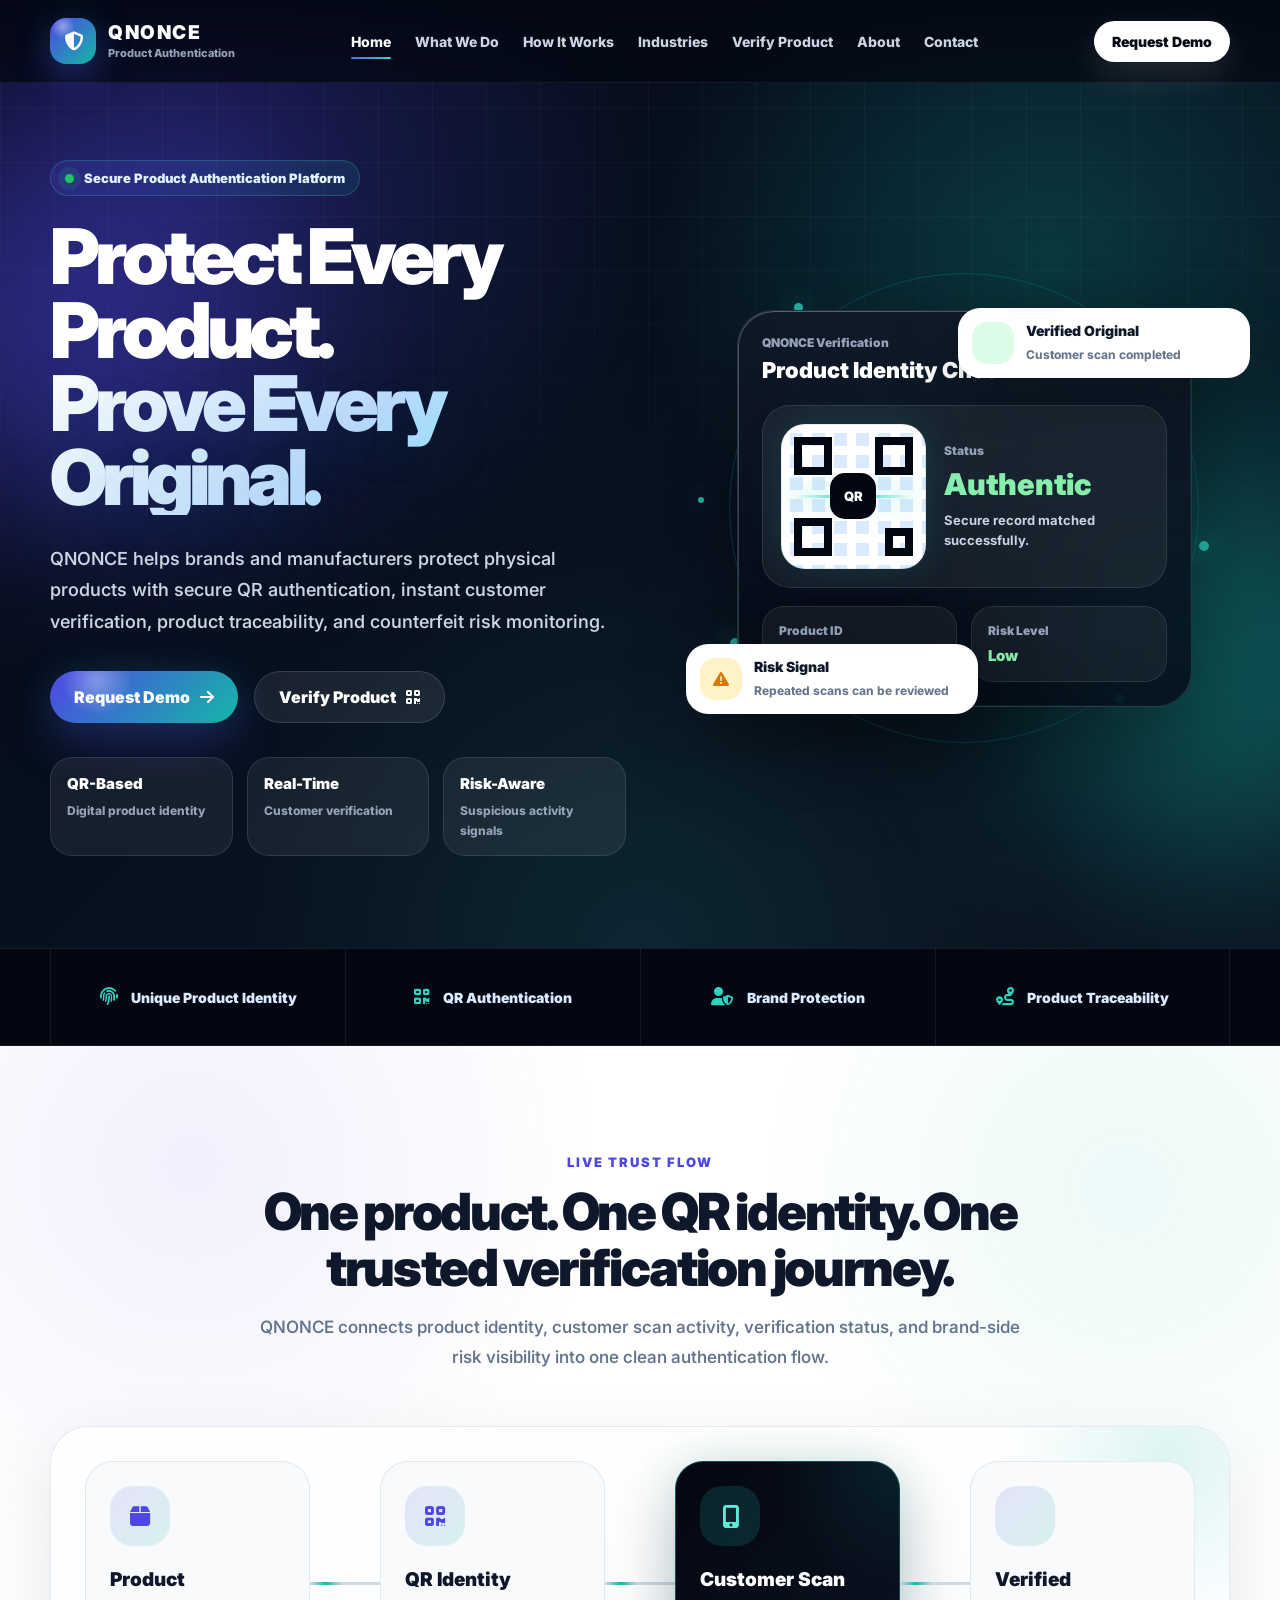
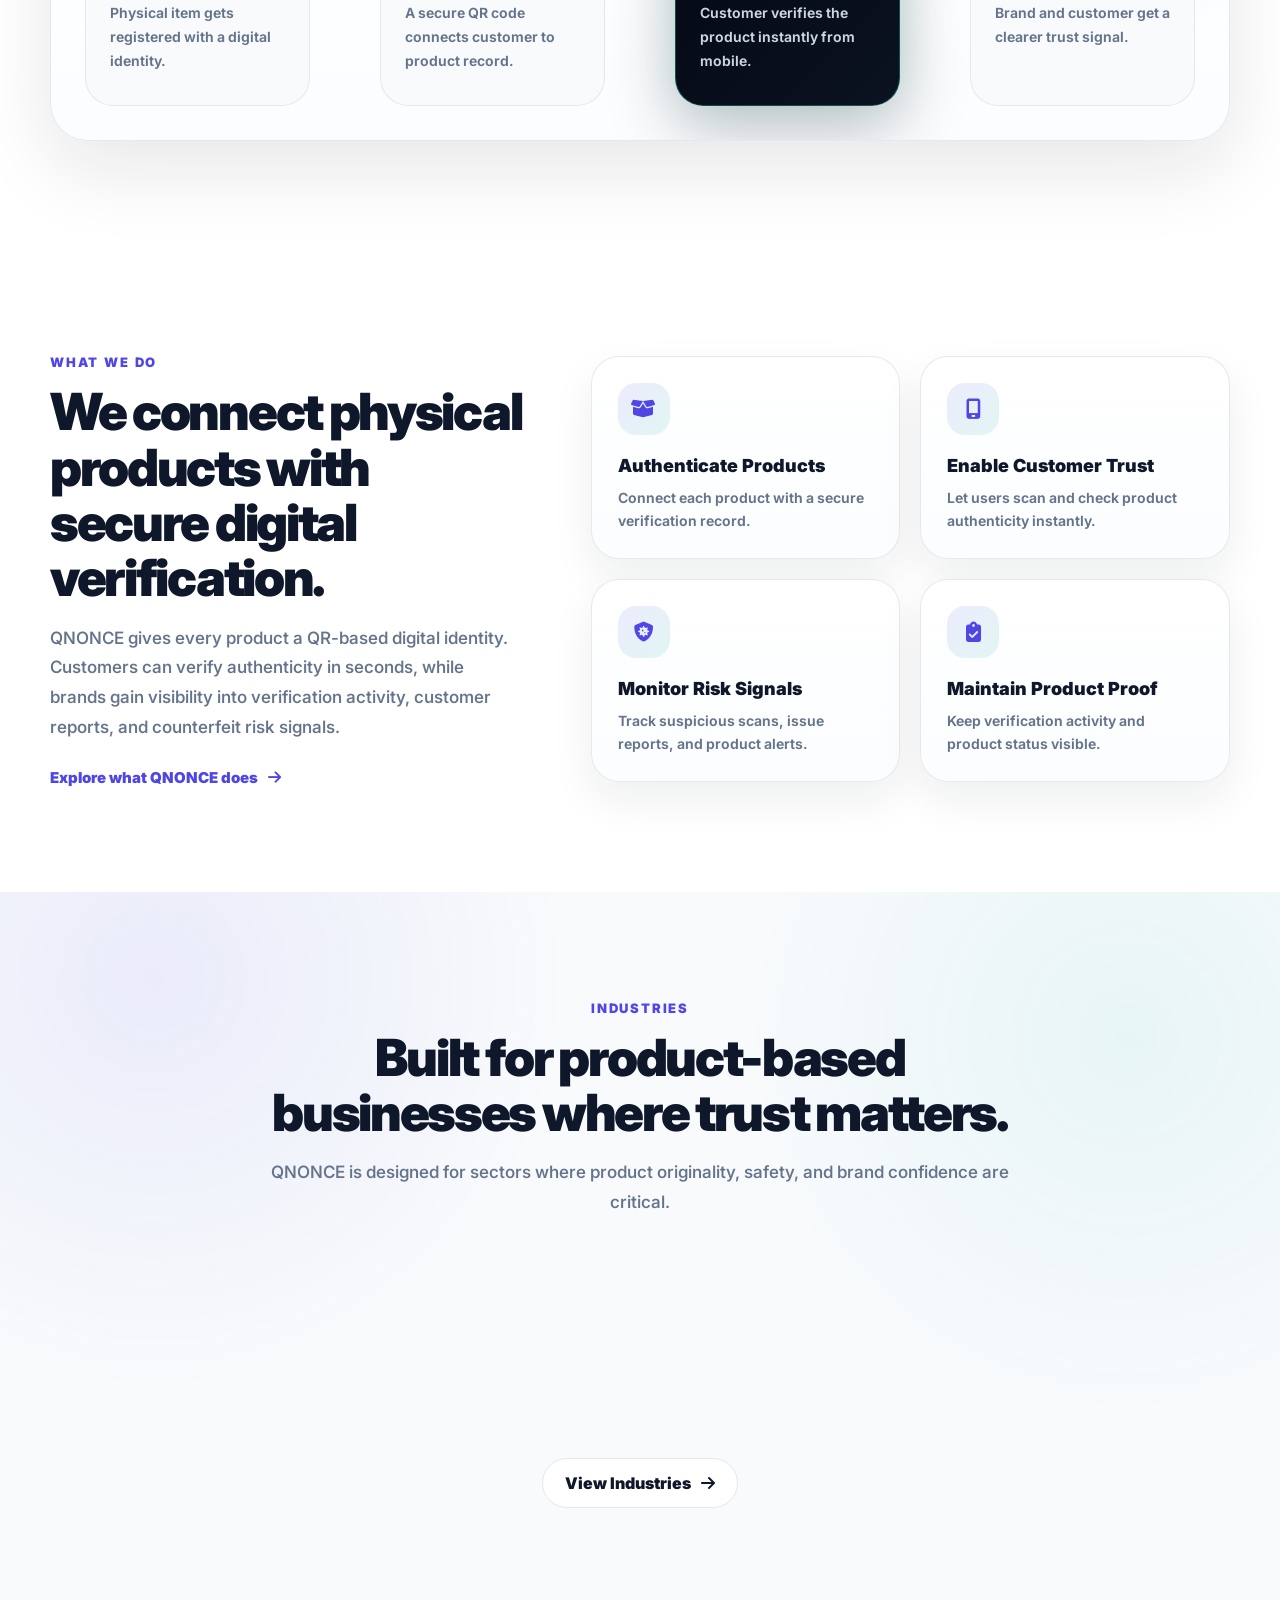
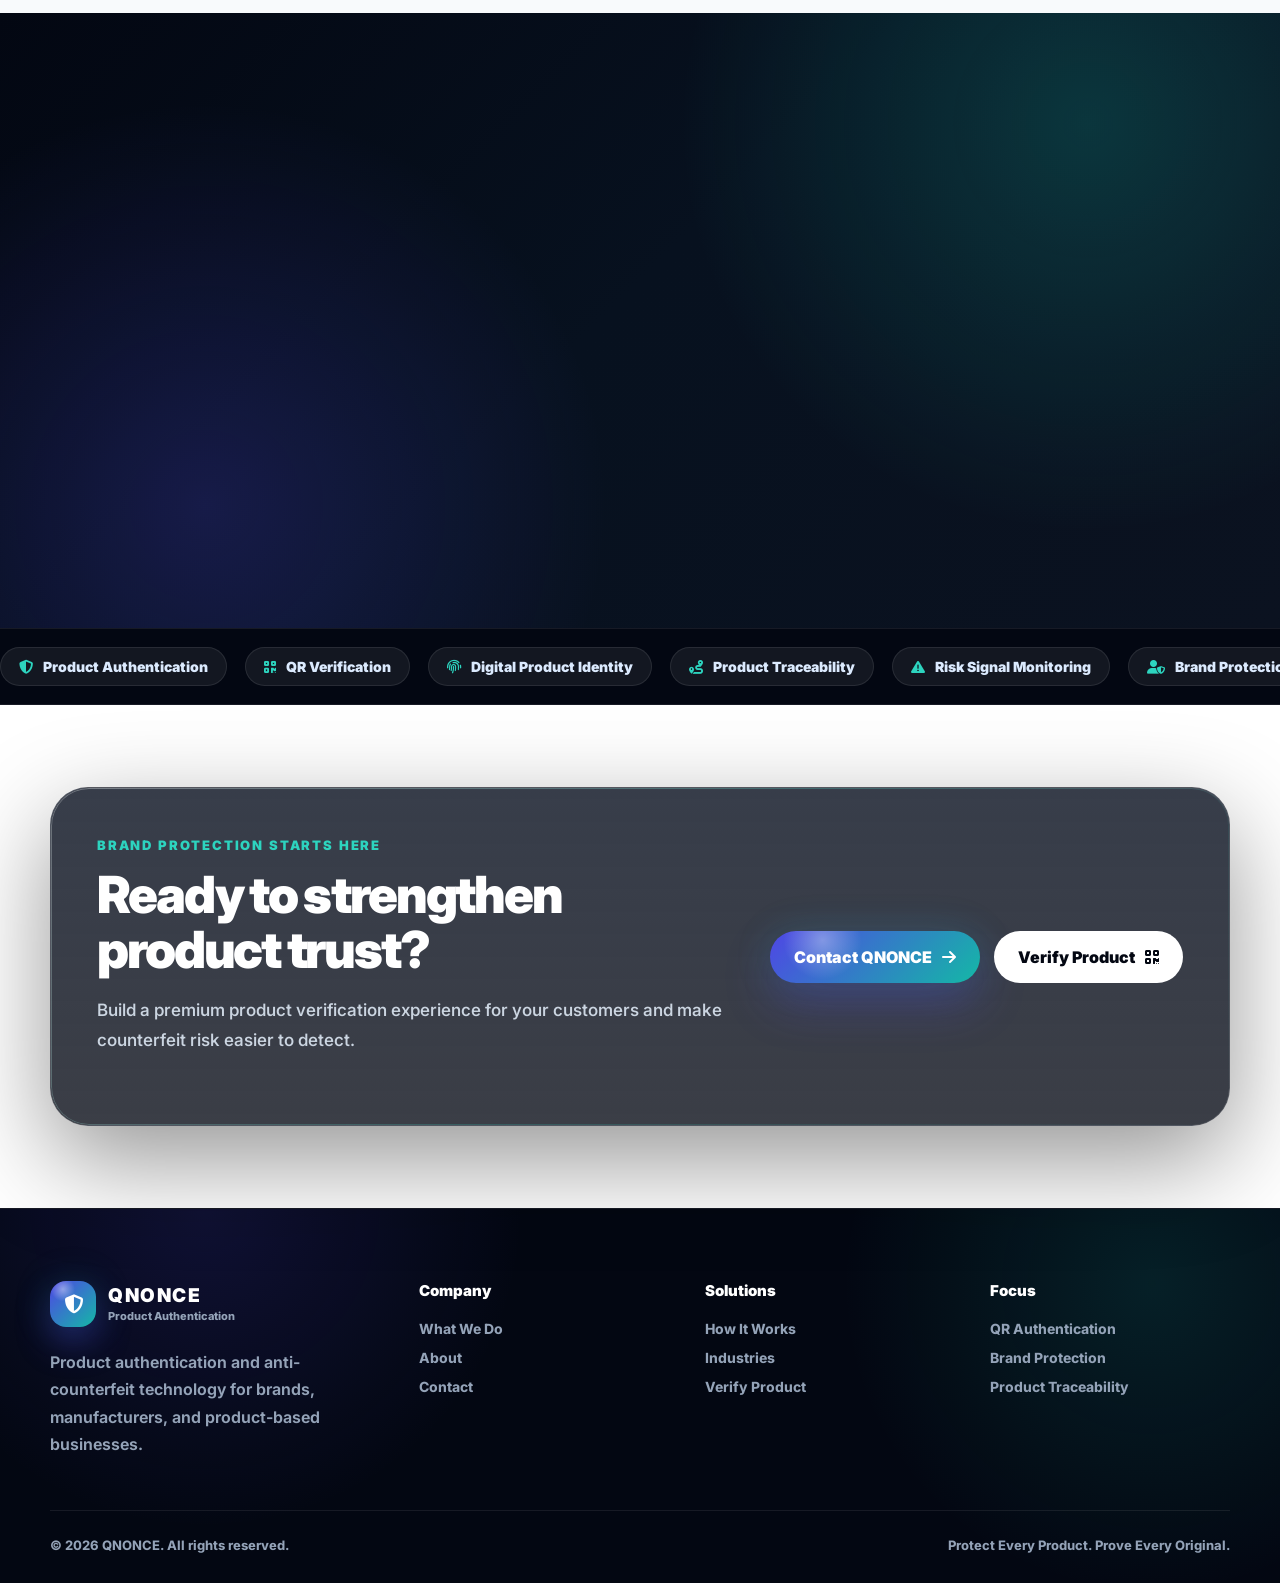
<file: index.html>
<!DOCTYPE html>
<html lang="en">

<head>
  <meta charset="UTF-8" />
  <meta name="viewport" content="width=device-width, initial-scale=1.0" />

  <title>QNONCE | Product Authentication & Anti-Counterfeit Technology</title>

  <meta name="description"
    content="QNONCE is a product authentication and anti-counterfeit technology company helping brands protect products with secure QR verification, traceability, and counterfeit risk monitoring." />

  <link rel="preconnect" href="https://fonts.googleapis.com" />
  <link rel="preconnect" href="https://fonts.gstatic.com" crossorigin />

  <link href="https://fonts.googleapis.com/css2?family=Inter:wght@400;500;600;700;800;900&display=swap"
    rel="stylesheet" />

  <link rel="stylesheet" href="https://cdnjs.cloudflare.com/ajax/libs/font-awesome/6.5.2/css/all.min.css" />

  <link rel="stylesheet" href="css/website.css" />
</head>

<body>

  <!-- Header -->
  <header class="site-header" id="siteHeader">
    <div class="container header-inner">

      <a href="index.html" class="brand">
        <span class="brand-mark">
          <i class="fa-solid fa-shield-halved"></i>
        </span>

        <span class="brand-text">
          <strong>QNONCE</strong>
          <small>Product Authentication</small>
        </span>
      </a>

      <nav class="site-nav" id="siteNav">
        <a href="index.html" class="active">Home</a>
        <a href="what-we-do.html">What We Do</a>
        <a href="how-it-works.html">How It Works</a>
        <a href="industries.html">Industries</a>
        <a href="verify-product.html">Verify Product</a>
        <a href="about.html">About</a>
        <a href="contact.html">Contact</a>
      </nav>

      <div class="header-actions">
        <a href="contact.html" class="header-demo-btn">Request Demo</a>

        <button class="mobile-menu-btn" id="mobileMenuBtn" type="button" aria-label="Open menu" aria-controls="siteNav" aria-expanded="false">
          <i class="fa-solid fa-bars"></i>
        </button>
      </div>

    </div>
  </header>

  <main>

    <!-- Hero -->
    <section class="home-hero">
      <div class="hero-bg-grid"></div>
      <div class="hero-light hero-light-one"></div>
      <div class="hero-light hero-light-two"></div>

      <div class="container home-hero-grid">

        <div class="home-hero-content">

          <div class="hero-badge">
            <span class="live-dot"></span>
            Secure Product Authentication Platform
          </div>

          <h1>
            Protect Every Product.
            <span>Prove Every Original.</span>
          </h1>

          <p>
            QNONCE helps brands and manufacturers protect physical products with secure QR authentication,
            instant customer verification, product traceability, and counterfeit risk monitoring.
          </p>

          <div class="hero-actions">
            <a href="contact.html" class="primary-btn">
              Request Demo
              <i class="fa-solid fa-arrow-right"></i>
            </a>

            <a href="verify-product.html" class="secondary-btn">
              Verify Product
              <i class="fa-solid fa-qrcode"></i>
            </a>
          </div>

          <div class="hero-proof-row">
            <div>
              <strong>QR-Based</strong>
              <span>Digital product identity</span>
            </div>

            <div>
              <strong>Real-Time</strong>
              <span>Customer verification</span>
            </div>

            <div>
              <strong>Risk-Aware</strong>
              <span>Suspicious activity signals</span>
            </div>
          </div>

        </div>

        <!-- Animated Visual -->
        <div class="home-hero-visual" aria-label="QNONCE product authentication visual">

          <div class="hero-particles">
            <span></span>
            <span></span>
            <span></span>
            <span></span>
            <span></span>
            <span></span>
          </div>

          <div class="orbit-ring ring-one"></div>
          <div class="orbit-ring ring-two"></div>

          <div class="auth-device">

            <div class="device-header">
              <div>
                <span>QNONCE Verification</span>
                <strong>Product Identity Check</strong>
              </div>

              <div class="device-status">
                <i class="fa-solid fa-circle-check"></i>
              </div>
            </div>

            <div class="scan-area">
              <div class="qr-art">
                <span></span>
                <span></span>
                <span></span>
                <span></span>

                <div class="scan-line"></div>

                <strong>QR</strong>
              </div>

              <div class="auth-result">
                <small>Status</small>
                <h3>Authentic</h3>
                <p>Secure record matched successfully.</p>
              </div>
            </div>

            <div class="identity-panel">
              <div>
                <small>Product ID</small>
                <strong>QN-2048-AUTH</strong>
              </div>

              <div>
                <small>Risk Level</small>
                <strong class="safe-text">Low</strong>
              </div>
            </div>

          </div>

          <div class="floating-chip chip-verified">
            <i class="fa-solid fa-shield-check"></i>
            <div>
              <strong>Verified Original</strong>
              <span>Customer scan completed</span>
            </div>
          </div>

          <div class="floating-chip chip-alert">
            <i class="fa-solid fa-triangle-exclamation"></i>
            <div>
              <strong>Risk Signal</strong>
              <span>Repeated scans can be reviewed</span>
            </div>
          </div>

        </div>

      </div>
    </section>

    <!-- Core Identity Strip -->
    <section class="identity-strip">
      <div class="container identity-strip-grid">

        <div class="identity-item">
          <i class="fa-solid fa-fingerprint"></i>
          <span>Unique Product Identity</span>
        </div>

        <div class="identity-item">
          <i class="fa-solid fa-qrcode"></i>
          <span>QR Authentication</span>
        </div>

        <div class="identity-item">
          <i class="fa-solid fa-user-shield"></i>
          <span>Brand Protection</span>
        </div>

        <div class="identity-item">
          <i class="fa-solid fa-route"></i>
          <span>Product Traceability</span>
        </div>

      </div>
    </section>

    <!-- Animated Trust Journey -->
<section class="trust-journey-section">
  <div class="container">

    <div class="section-heading">
      <span class="section-label">Live Trust Flow</span>
      <h2>One product. One QR identity. One trusted verification journey.</h2>
      <p>
        QNONCE connects product identity, customer scan activity, verification status, and brand-side risk visibility
        into one clean authentication flow.
      </p>
    </div>

    <div class="trust-journey-board">

      <div class="journey-node">
        <div class="journey-icon">
          <i class="fa-solid fa-box"></i>
        </div>
        <h3>Product</h3>
        <p>Physical item gets registered with a digital identity.</p>
      </div>

      <div class="journey-line">
        <span></span>
      </div>

      <div class="journey-node">
        <div class="journey-icon">
          <i class="fa-solid fa-qrcode"></i>
        </div>
        <h3>QR Identity</h3>
        <p>A secure QR code connects customer to product record.</p>
      </div>

      <div class="journey-line">
        <span></span>
      </div>

      <div class="journey-node active">
        <div class="journey-icon">
          <i class="fa-solid fa-mobile-screen-button"></i>
        </div>
        <h3>Customer Scan</h3>
        <p>Customer verifies the product instantly from mobile.</p>
      </div>

      <div class="journey-line">
        <span></span>
      </div>

      <div class="journey-node">
        <div class="journey-icon">
          <i class="fa-solid fa-shield-check"></i>
        </div>
        <h3>Verified</h3>
        <p>Brand and customer get a clearer trust signal.</p>
      </div>

    </div>

  </div>
</section>

    <!-- Home Intro -->
    <section class="home-section home-intro-section">
      <div class="container intro-grid">

        <div class="intro-content">
          <span class="section-label">What We Do</span>

          <h2>We connect physical products with secure digital verification.</h2>

          <p>
            QNONCE gives every product a QR-based digital identity. Customers can verify authenticity in seconds,
            while brands gain visibility into verification activity, customer reports, and counterfeit risk signals.
          </p>

          <a href="what-we-do.html" class="text-link">
            Explore what QNONCE does
            <i class="fa-solid fa-arrow-right"></i>
          </a>
        </div>

        <div class="intro-card-grid">

          <div class="mini-card">
            <i class="fa-solid fa-box-open"></i>
            <h3>Authenticate Products</h3>
            <p>Connect each product with a secure verification record.</p>
          </div>

          <div class="mini-card">
            <i class="fa-solid fa-mobile-screen"></i>
            <h3>Enable Customer Trust</h3>
            <p>Let users scan and check product authenticity instantly.</p>
          </div>

          <div class="mini-card">
            <i class="fa-solid fa-shield-virus"></i>
            <h3>Monitor Risk Signals</h3>
            <p>Track suspicious scans, issue reports, and product alerts.</p>
          </div>

          <div class="mini-card">
            <i class="fa-solid fa-clipboard-check"></i>
            <h3>Maintain Product Proof</h3>
            <p>Keep verification activity and product status visible.</p>
          </div>

        </div>

      </div>
    </section>

    <!-- Industries Preview -->
    <section class="home-section industry-preview-section">
      <div class="container">

        <div class="section-heading">
          <span class="section-label">Industries</span>
          <h2>Built for product-based businesses where trust matters.</h2>
          <p>
            QNONCE is designed for sectors where product originality, safety, and brand confidence are critical.
          </p>
        </div>

        <div class="industry-preview-grid">

          <a href="industries.html" class="industry-preview-card">
            <i class="fa-solid fa-capsules"></i>
            <h3>Pharmaceuticals</h3>
          </a>

          <a href="industries.html" class="industry-preview-card">
            <i class="fa-solid fa-spray-can-sparkles"></i>
            <h3>Cosmetics</h3>
          </a>

          <a href="industries.html" class="industry-preview-card">
            <i class="fa-solid fa-box"></i>
            <h3>FMCG</h3>
          </a>

          <a href="industries.html" class="industry-preview-card">
            <i class="fa-solid fa-bottle-water"></i>
            <h3>Food & Beverages</h3>
          </a>

          <a href="industries.html" class="industry-preview-card">
            <i class="fa-solid fa-microchip"></i>
            <h3>Electronics</h3>
          </a>

          <a href="industries.html" class="industry-preview-card">
            <i class="fa-solid fa-gears"></i>
            <h3>Automotive Parts</h3>
          </a>

        </div>

        <div class="center-action">
          <a href="industries.html" class="outline-dark-btn">
            View Industries
            <i class="fa-solid fa-arrow-right"></i>
          </a>
        </div>

      </div>
    </section>

    <!-- How It Works Preview -->
    <section class="home-section process-preview-section">
      <div class="container process-preview-grid">

        <div class="process-left">
          <span class="section-label">How It Works</span>

          <h2>From product registration to customer verification.</h2>

          <p>
            QNONCE keeps the authentication flow simple: create product identity, generate QR verification,
            let customers scan, and monitor product risk from the brand side.
          </p>

          <a href="how-it-works.html" class="text-link light">
            See the full process
            <i class="fa-solid fa-arrow-right"></i>
          </a>
        </div>

        <div class="process-steps-preview">

          <div class="process-step">
            <span>01</span>
            <div>
              <h3>Product Identity</h3>
              <p>Product details and batch information are connected to a unique digital record.</p>
            </div>
          </div>

          <div class="process-step">
            <span>02</span>
            <div>
              <h3>QR Verification</h3>
              <p>A secure QR identity allows customers to verify the product from any device.</p>
            </div>
          </div>

          <div class="process-step">
            <span>03</span>
            <div>
              <h3>Risk Monitoring</h3>
              <p>Brands can review scan activity, reports, and suspicious product signals.</p>
            </div>
          </div>

        </div>

      </div>
    </section>
    <!-- Trust Ticker -->
<section class="trust-ticker-section">
  <div class="trust-ticker">
    <div class="ticker-track">
      <span><i class="fa-solid fa-shield-halved"></i> Product Authentication</span>
      <span><i class="fa-solid fa-qrcode"></i> QR Verification</span>
      <span><i class="fa-solid fa-fingerprint"></i> Digital Product Identity</span>
      <span><i class="fa-solid fa-route"></i> Product Traceability</span>
      <span><i class="fa-solid fa-triangle-exclamation"></i> Risk Signal Monitoring</span>
      <span><i class="fa-solid fa-user-shield"></i> Brand Protection</span>

      <span><i class="fa-solid fa-shield-halved"></i> Product Authentication</span>
      <span><i class="fa-solid fa-qrcode"></i> QR Verification</span>
      <span><i class="fa-solid fa-fingerprint"></i> Digital Product Identity</span>
      <span><i class="fa-solid fa-route"></i> Product Traceability</span>
      <span><i class="fa-solid fa-triangle-exclamation"></i> Risk Signal Monitoring</span>
      <span><i class="fa-solid fa-user-shield"></i> Brand Protection</span>
    </div>
  </div>
</section>

    <!-- CTA -->
    <section class="home-cta-section">
      <div class="container home-cta-box">

        <div>
          <span class="section-label">Brand Protection Starts Here</span>
          <h2>Ready to strengthen product trust?</h2>
          <p>
            Build a premium product verification experience for your customers and make counterfeit risk easier to
            detect.
          </p>
        </div>

        <div class="cta-actions">
          <a href="contact.html" class="primary-btn">
            Contact QNONCE
            <i class="fa-solid fa-arrow-right"></i>
          </a>

          <a href="verify-product.html" class="secondary-light-btn">
            Verify Product
            <i class="fa-solid fa-qrcode"></i>
          </a>
        </div>

      </div>
    </section>

  </main>

  <!-- Footer -->
  <footer class="site-footer">
    <div class="container footer-grid">

      <div class="footer-brand">
        <a href="index.html" class="brand">
          <span class="brand-mark">
            <i class="fa-solid fa-shield-halved"></i>
          </span>

          <span class="brand-text">
            <strong>QNONCE</strong>
            <small>Product Authentication</small>
          </span>
        </a>

        <p>
          Product authentication and anti-counterfeit technology for brands, manufacturers, and product-based
          businesses.
        </p>
      </div>

      <div class="footer-links">
        <h4>Company</h4>
        <a href="what-we-do.html">What We Do</a>
        <a href="about.html">About</a>
        <a href="contact.html">Contact</a>
      </div>

      <div class="footer-links">
        <h4>Solutions</h4>
        <a href="how-it-works.html">How It Works</a>
        <a href="industries.html">Industries</a>
        <a href="verify-product.html">Verify Product</a>
      </div>

      <div class="footer-links">
        <h4>Focus</h4>
        <a href="what-we-do.html">QR Authentication</a>
        <a href="what-we-do.html">Brand Protection</a>
        <a href="what-we-do.html">Product Traceability</a>
      </div>

    </div>

    <div class="container footer-bottom">
      <p>© 2026 QNONCE. All rights reserved.</p>
      <span>Protect Every Product. Prove Every Original.</span>
    </div>
  </footer>

  <script src="js/website.js"></script>
  <script>
    (function () {
      const menuButton = document.getElementById("mobileMenuBtn");
      const siteNav = document.getElementById("siteNav");
      if (!menuButton || !siteNav) return;

      const closeMenu = () => {
        siteNav.classList.remove("show");
        menuButton.setAttribute("aria-expanded", "false");
        menuButton.setAttribute("aria-label", "Open menu");
        const icon = menuButton.querySelector("i");
        if (icon) icon.className = "fa-solid fa-bars";
      };

      const openMenu = () => {
        siteNav.classList.add("show");
        menuButton.setAttribute("aria-expanded", "true");
        menuButton.setAttribute("aria-label", "Close menu");
        const icon = menuButton.querySelector("i");
        if (icon) icon.className = "fa-solid fa-xmark";
      };

      menuButton.addEventListener("click", function () {
        siteNav.classList.contains("show") ? closeMenu() : openMenu();
      });

      siteNav.querySelectorAll("a").forEach(function (link) {
        link.addEventListener("click", closeMenu);
      });

      document.addEventListener("keydown", function (event) {
        if (event.key === "Escape") closeMenu();
      });

      document.addEventListener("click", function (event) {
        if (!siteNav.contains(event.target) && !menuButton.contains(event.target)) {
          closeMenu();
        }
      });

      window.addEventListener("resize", function () {
        if (window.innerWidth > 920) closeMenu();
      });
    })();
  </script>
</body>

</html>
</file>
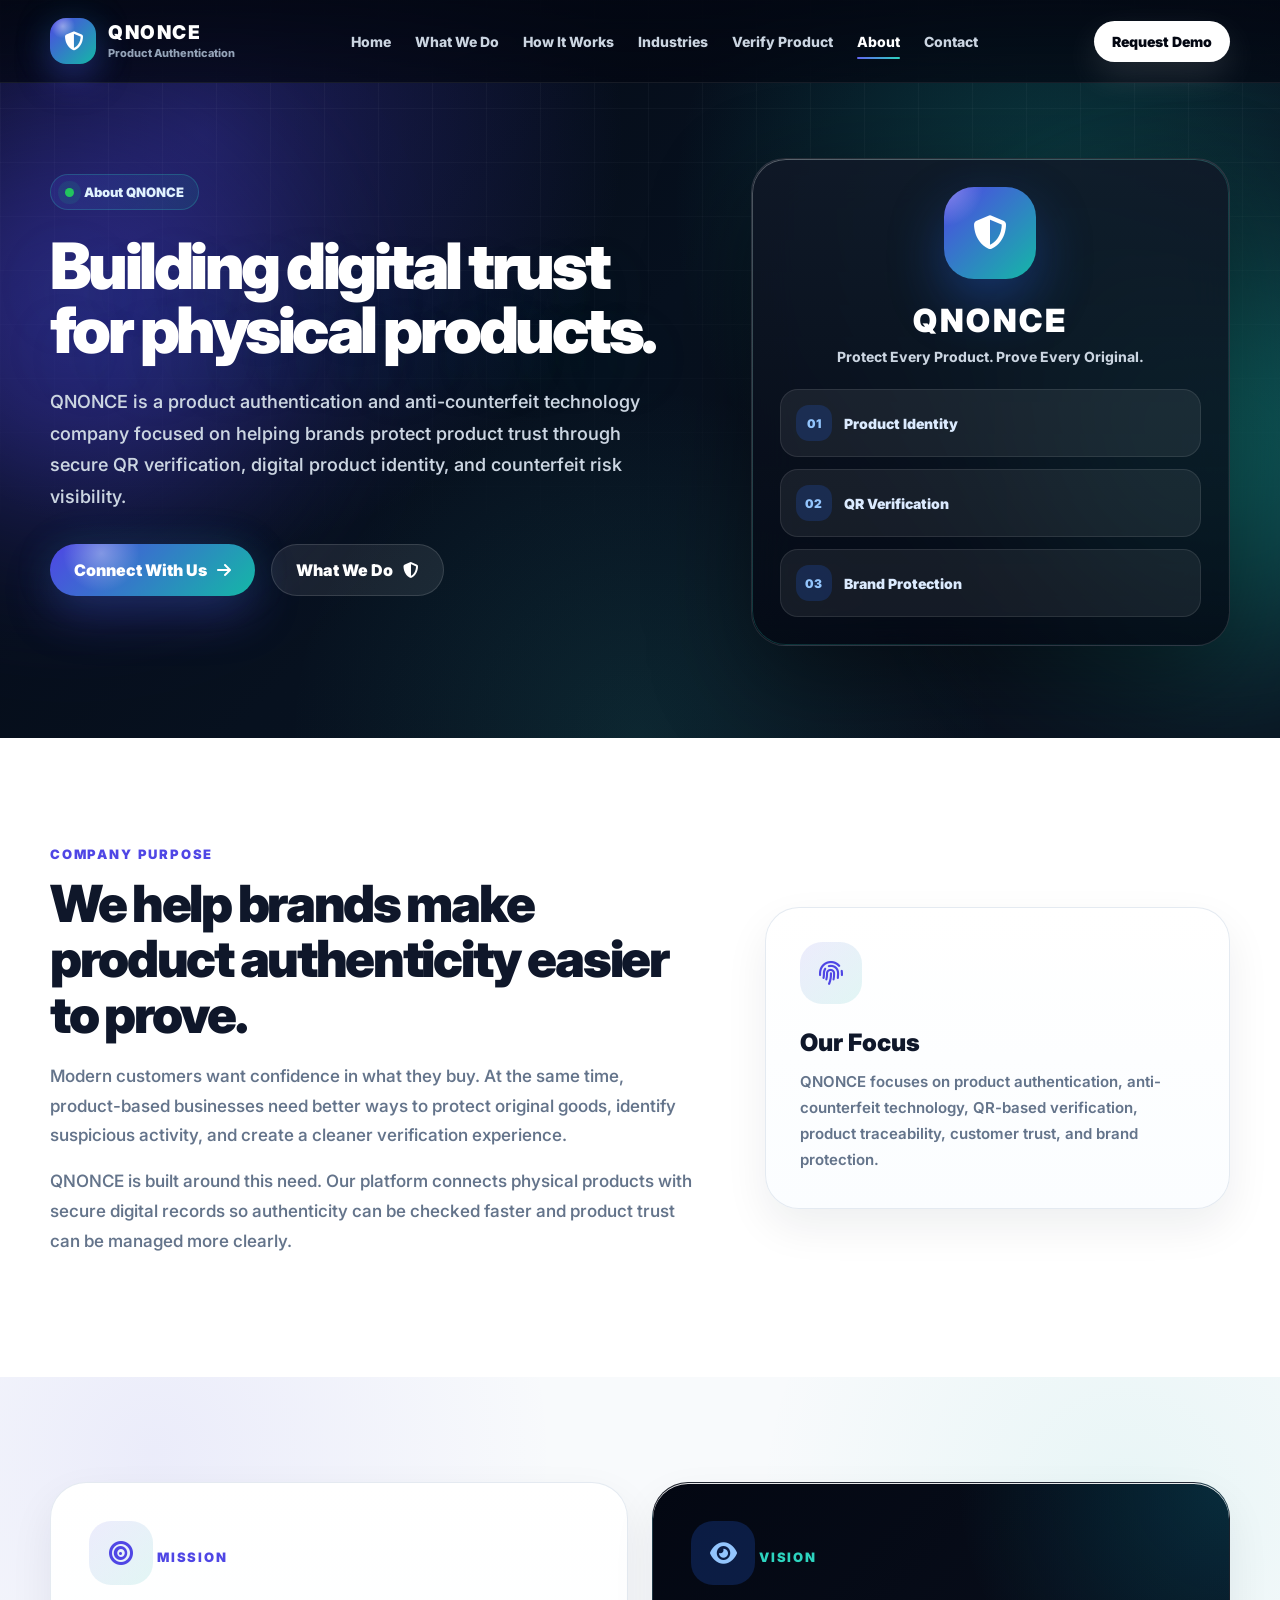
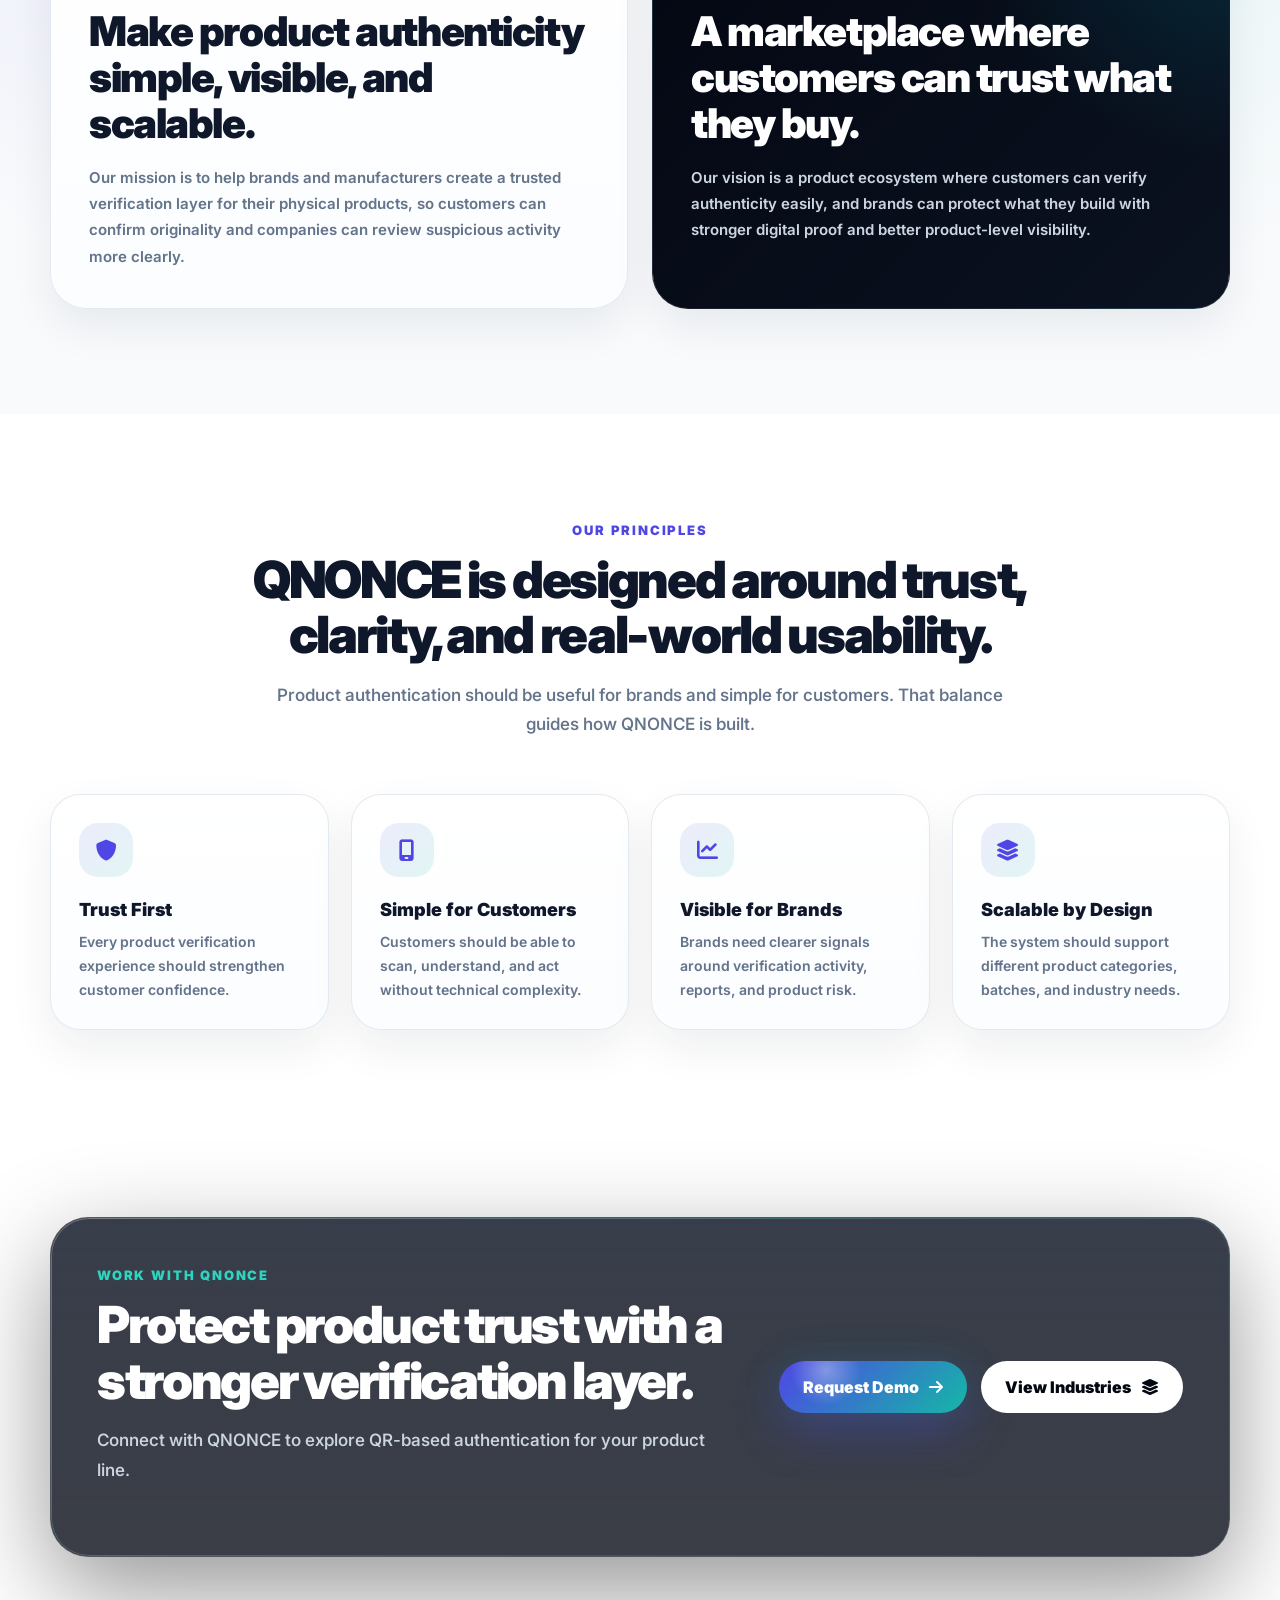
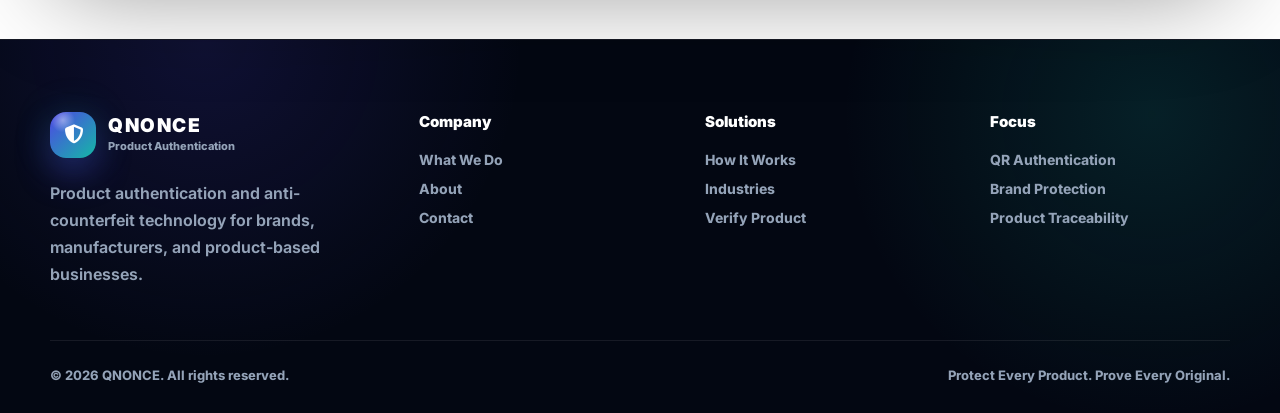
<file: about.html>
<!DOCTYPE html>
<html lang="en">

<head>
  <meta charset="UTF-8" />
  <meta name="viewport" content="width=device-width, initial-scale=1.0" />

  <title>About | QNONCE</title>

  <meta name="description"
    content="QNONCE is a product authentication and anti-counterfeit technology company helping brands protect product trust with QR verification and digital product identity." />

  <link rel="preconnect" href="https://fonts.googleapis.com" />
  <link rel="preconnect" href="https://fonts.gstatic.com" crossorigin />

  <link href="https://fonts.googleapis.com/css2?family=Inter:wght@400;500;600;700;800;900&display=swap"
    rel="stylesheet" />

  <link rel="stylesheet" href="https://cdnjs.cloudflare.com/ajax/libs/font-awesome/6.5.2/css/all.min.css" />

  <link rel="stylesheet" href="css/website.css" />
</head>

<body>

  <!-- Header -->
  <header class="site-header" id="siteHeader">
    <div class="container header-inner">

      <a href="index.html" class="brand">
        <span class="brand-mark">
          <i class="fa-solid fa-shield-halved"></i>
        </span>

        <span class="brand-text">
          <strong>QNONCE</strong>
          <small>Product Authentication</small>
        </span>
      </a>

      <nav class="site-nav" id="siteNav">
        <a href="index.html">Home</a>
        <a href="what-we-do.html">What We Do</a>
        <a href="how-it-works.html">How It Works</a>
        <a href="industries.html">Industries</a>
        <a href="verify-product.html">Verify Product</a>
        <a href="about.html" class="active">About</a>
        <a href="contact.html">Contact</a>
      </nav>

      <div class="header-actions">
        <a href="contact.html" class="header-demo-btn">Request Demo</a>

        <button class="mobile-menu-btn" id="mobileMenuBtn" aria-label="Open menu">
          <i class="fa-solid fa-bars"></i>
        </button>
      </div>

    </div>
  </header>

  <main>

    <!-- Page Hero -->
    <section class="inner-hero about-hero">
      <div class="hero-bg-grid"></div>
      <div class="hero-light hero-light-one"></div>
      <div class="hero-light hero-light-two"></div>

      <div class="container inner-hero-grid">

        <div class="inner-hero-content">
          <div class="hero-badge">
            <span class="live-dot"></span>
            About QNONCE
          </div>

          <h1>
            Building digital trust for physical products.
          </h1>

          <p>
            QNONCE is a product authentication and anti-counterfeit technology company focused on helping brands
            protect product trust through secure QR verification, digital product identity, and counterfeit risk visibility.
          </p>

          <div class="hero-actions">
            <a href="contact.html" class="primary-btn">
              Connect With Us
              <i class="fa-solid fa-arrow-right"></i>
            </a>

            <a href="what-we-do.html" class="secondary-btn">
              What We Do
              <i class="fa-solid fa-shield-halved"></i>
            </a>
          </div>
        </div>

        <div class="inner-visual-card about-visual-card">
          <div class="about-mark">
            <i class="fa-solid fa-shield-halved"></i>
          </div>

          <h3>QNONCE</h3>
          <p>Protect Every Product. Prove Every Original.</p>

          <div class="about-trust-list">
            <div>
              <span>01</span>
              <strong>Product Identity</strong>
            </div>

            <div>
              <span>02</span>
              <strong>QR Verification</strong>
            </div>

            <div>
              <span>03</span>
              <strong>Brand Protection</strong>
            </div>
          </div>
        </div>

      </div>
    </section>

    <!-- Company Story -->
    <section class="content-section">
      <div class="container about-story-grid">

        <div class="about-story-content">
          <span class="section-label">Company Purpose</span>

          <h2>We help brands make product authenticity easier to prove.</h2>

          <p>
            Modern customers want confidence in what they buy. At the same time, product-based businesses need better
            ways to protect original goods, identify suspicious activity, and create a cleaner verification experience.
          </p>

          <p>
            QNONCE is built around this need. Our platform connects physical products with secure digital records so
            authenticity can be checked faster and product trust can be managed more clearly.
          </p>
        </div>

        <div class="about-story-card">
          <i class="fa-solid fa-fingerprint"></i>

          <h3>Our Focus</h3>

          <p>
            QNONCE focuses on product authentication, anti-counterfeit technology, QR-based verification, product
            traceability, customer trust, and brand protection.
          </p>
        </div>

      </div>
    </section>

    <!-- Mission Vision -->
    <section class="content-section soft-bg">
      <div class="container mission-grid">

        <div class="mission-card">
          <div class="mission-icon">
            <i class="fa-solid fa-bullseye"></i>
          </div>

          <span class="section-label">Mission</span>

          <h2>Make product authenticity simple, visible, and scalable.</h2>

          <p>
            Our mission is to help brands and manufacturers create a trusted verification layer for their physical
            products, so customers can confirm originality and companies can review suspicious activity more clearly.
          </p>
        </div>

        <div class="mission-card dark">
          <div class="mission-icon">
            <i class="fa-solid fa-eye"></i>
          </div>

          <span class="section-label">Vision</span>

          <h2>A marketplace where customers can trust what they buy.</h2>

          <p>
            Our vision is a product ecosystem where customers can verify authenticity easily, and brands can protect
            what they build with stronger digital proof and better product-level visibility.
          </p>
        </div>

      </div>
    </section>

    <!-- Values -->
    <section class="content-section">
      <div class="container">

        <div class="section-heading">
          <span class="section-label">Our Principles</span>
          <h2>QNONCE is designed around trust, clarity, and real-world usability.</h2>
          <p>
            Product authentication should be useful for brands and simple for customers. That balance guides how QNONCE is built.
          </p>
        </div>

        <div class="principle-grid">

          <div class="principle-card">
            <i class="fa-solid fa-shield"></i>
            <h3>Trust First</h3>
            <p>Every product verification experience should strengthen customer confidence.</p>
          </div>

          <div class="principle-card">
            <i class="fa-solid fa-mobile-screen"></i>
            <h3>Simple for Customers</h3>
            <p>Customers should be able to scan, understand, and act without technical complexity.</p>
          </div>

          <div class="principle-card">
            <i class="fa-solid fa-chart-line"></i>
            <h3>Visible for Brands</h3>
            <p>Brands need clearer signals around verification activity, reports, and product risk.</p>
          </div>

          <div class="principle-card">
            <i class="fa-solid fa-layer-group"></i>
            <h3>Scalable by Design</h3>
            <p>The system should support different product categories, batches, and industry needs.</p>
          </div>

        </div>

      </div>
    </section>

    <!-- CTA -->
    <section class="home-cta-section">
      <div class="container home-cta-box">

        <div>
          <span class="section-label">Work With QNONCE</span>
          <h2>Protect product trust with a stronger verification layer.</h2>
          <p>
            Connect with QNONCE to explore QR-based authentication for your product line.
          </p>
        </div>

        <div class="cta-actions">
          <a href="contact.html" class="primary-btn">
            Request Demo
            <i class="fa-solid fa-arrow-right"></i>
          </a>

          <a href="industries.html" class="secondary-light-btn">
            View Industries
            <i class="fa-solid fa-layer-group"></i>
          </a>
        </div>

      </div>
    </section>

  </main>

  <!-- Footer -->
  <footer class="site-footer">
    <div class="container footer-grid">

      <div class="footer-brand">
        <a href="index.html" class="brand">
          <span class="brand-mark">
            <i class="fa-solid fa-shield-halved"></i>
          </span>

          <span class="brand-text">
            <strong>QNONCE</strong>
            <small>Product Authentication</small>
          </span>
        </a>

        <p>
          Product authentication and anti-counterfeit technology for brands, manufacturers, and product-based businesses.
        </p>
      </div>

      <div class="footer-links">
        <h4>Company</h4>
        <a href="what-we-do.html">What We Do</a>
        <a href="about.html">About</a>
        <a href="contact.html">Contact</a>
      </div>

      <div class="footer-links">
        <h4>Solutions</h4>
        <a href="how-it-works.html">How It Works</a>
        <a href="industries.html">Industries</a>
        <a href="verify-product.html">Verify Product</a>
      </div>

      <div class="footer-links">
        <h4>Focus</h4>
        <a href="what-we-do.html">QR Authentication</a>
        <a href="what-we-do.html">Brand Protection</a>
        <a href="what-we-do.html">Product Traceability</a>
      </div>

    </div>

    <div class="container footer-bottom">
      <p>© 2026 QNONCE. All rights reserved.</p>
      <span>Protect Every Product. Prove Every Original.</span>
    </div>
  </footer>

  <script src="js/website.js"></script>
</body>

</html>
</file>
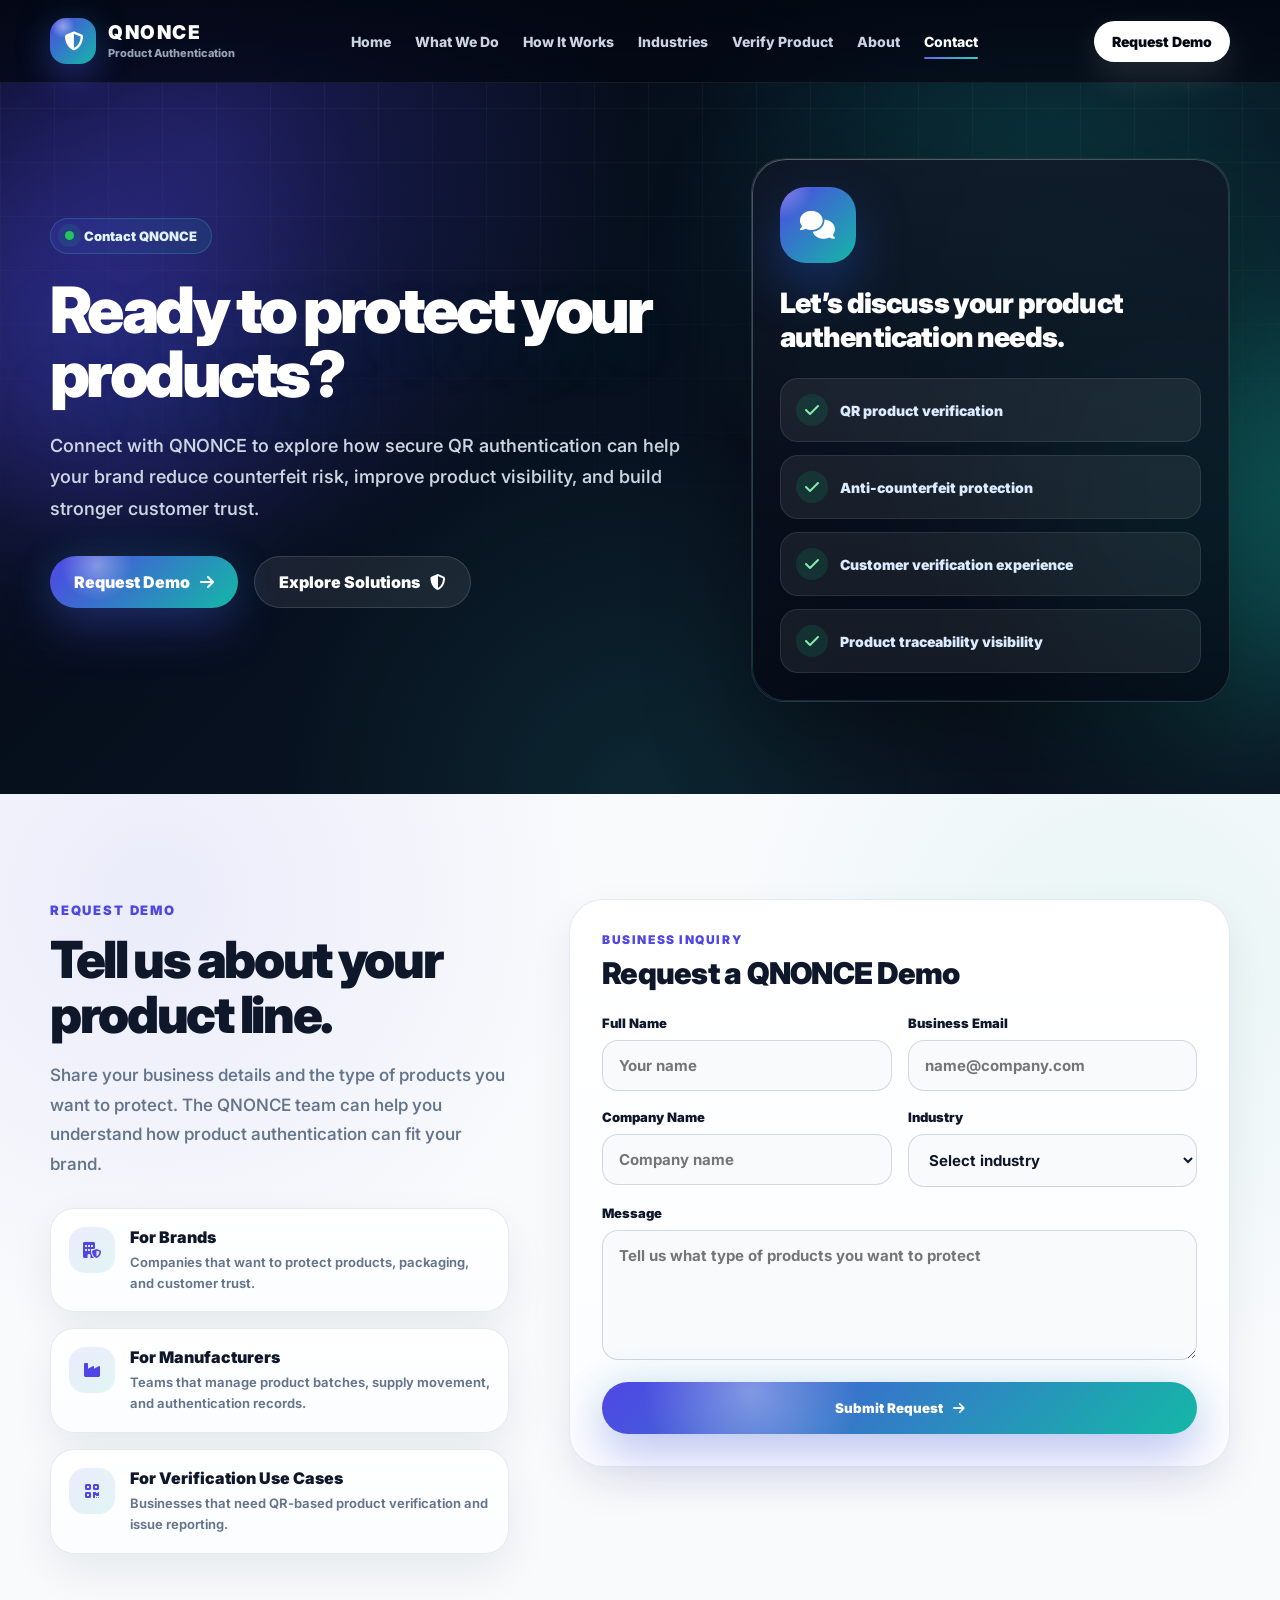
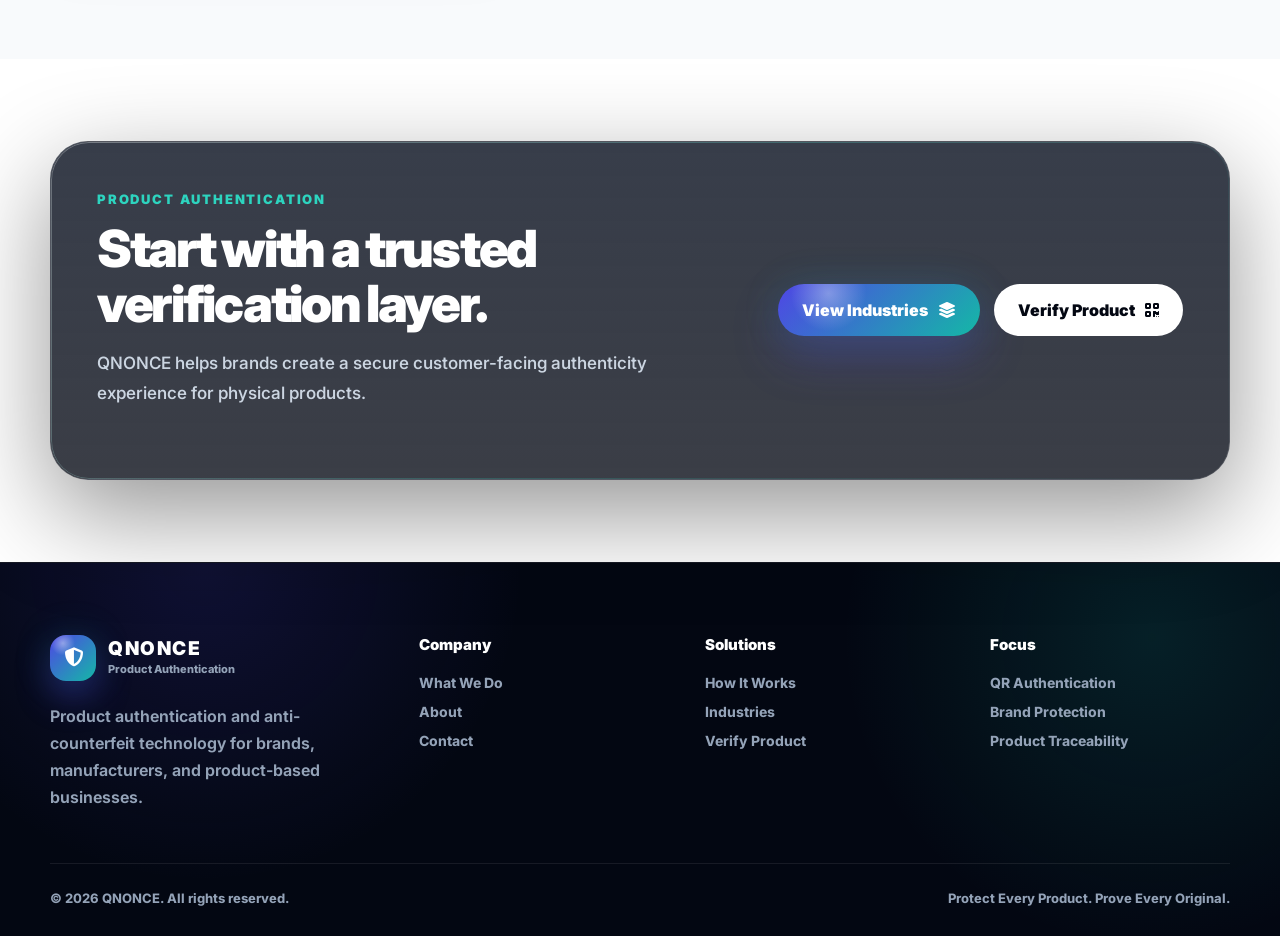
<file: contact.html>
<!DOCTYPE html>
<html lang="en">

<head>
  <meta charset="UTF-8" />
  <meta name="viewport" content="width=device-width, initial-scale=1.0" />

  <title>Contact | QNONCE</title>

  <meta name="description"
    content="Contact QNONCE to request a demo for product authentication, QR verification, anti-counterfeit technology, and brand protection." />

  <link rel="preconnect" href="https://fonts.googleapis.com" />
  <link rel="preconnect" href="https://fonts.gstatic.com" crossorigin />

  <link href="https://fonts.googleapis.com/css2?family=Inter:wght@400;500;600;700;800;900&display=swap"
    rel="stylesheet" />

  <link rel="stylesheet" href="https://cdnjs.cloudflare.com/ajax/libs/font-awesome/6.5.2/css/all.min.css" />

  <link rel="stylesheet" href="css/website.css" />
</head>

<body>

  <!-- Header -->
  <header class="site-header" id="siteHeader">
    <div class="container header-inner">

      <a href="index.html" class="brand">
        <span class="brand-mark">
          <i class="fa-solid fa-shield-halved"></i>
        </span>

        <span class="brand-text">
          <strong>QNONCE</strong>
          <small>Product Authentication</small>
        </span>
      </a>

      <nav class="site-nav" id="siteNav">
        <a href="index.html">Home</a>
        <a href="what-we-do.html">What We Do</a>
        <a href="how-it-works.html">How It Works</a>
        <a href="industries.html">Industries</a>
        <a href="verify-product.html">Verify Product</a>
        <a href="about.html">About</a>
        <a href="contact.html" class="active">Contact</a>
      </nav>

      <div class="header-actions">
        <a href="contact.html" class="header-demo-btn">Request Demo</a>

        <button class="mobile-menu-btn" id="mobileMenuBtn" aria-label="Open menu">
          <i class="fa-solid fa-bars"></i>
        </button>
      </div>

    </div>
  </header>

  <main>

    <!-- Page Hero -->
    <section class="inner-hero contact-hero">
      <div class="hero-bg-grid"></div>
      <div class="hero-light hero-light-one"></div>
      <div class="hero-light hero-light-two"></div>

      <div class="container inner-hero-grid">

        <div class="inner-hero-content">
          <div class="hero-badge">
            <span class="live-dot"></span>
            Contact QNONCE
          </div>

          <h1>
            Ready to protect your products?
          </h1>

          <p>
            Connect with QNONCE to explore how secure QR authentication can help your brand reduce counterfeit risk,
            improve product visibility, and build stronger customer trust.
          </p>

          <div class="hero-actions">
            <a href="#contact-form" class="primary-btn">
              Request Demo
              <i class="fa-solid fa-arrow-right"></i>
            </a>

            <a href="what-we-do.html" class="secondary-btn">
              Explore Solutions
              <i class="fa-solid fa-shield-halved"></i>
            </a>
          </div>
        </div>

        <div class="inner-visual-card contact-visual-card">
          <div class="contact-visual-icon">
            <i class="fa-solid fa-comments"></i>
          </div>

          <h3>Let’s discuss your product authentication needs.</h3>

          <div class="contact-point-list">
            <div>
              <i class="fa-solid fa-check"></i>
              <span>QR product verification</span>
            </div>

            <div>
              <i class="fa-solid fa-check"></i>
              <span>Anti-counterfeit protection</span>
            </div>

            <div>
              <i class="fa-solid fa-check"></i>
              <span>Customer verification experience</span>
            </div>

            <div>
              <i class="fa-solid fa-check"></i>
              <span>Product traceability visibility</span>
            </div>
          </div>
        </div>

      </div>
    </section>

    <!-- Contact Form -->
    <section class="content-section soft-bg" id="contact-form">
      <div class="container contact-grid">

        <div class="contact-info">
          <span class="section-label">Request Demo</span>

          <h2>Tell us about your product line.</h2>

          <p>
            Share your business details and the type of products you want to protect. The QNONCE team can help you
            understand how product authentication can fit your brand.
          </p>

          <div class="contact-info-list">

            <div class="contact-info-item">
              <i class="fa-solid fa-building-shield"></i>

              <div>
                <h3>For Brands</h3>
                <p>Companies that want to protect products, packaging, and customer trust.</p>
              </div>
            </div>

            <div class="contact-info-item">
              <i class="fa-solid fa-industry"></i>

              <div>
                <h3>For Manufacturers</h3>
                <p>Teams that manage product batches, supply movement, and authentication records.</p>
              </div>
            </div>

            <div class="contact-info-item">
              <i class="fa-solid fa-qrcode"></i>

              <div>
                <h3>For Verification Use Cases</h3>
                <p>Businesses that need QR-based product verification and issue reporting.</p>
              </div>
            </div>

          </div>
        </div>

        <div class="contact-form-card">
          <div class="contact-form-header">
            <span>Business Inquiry</span>
            <h3>Request a QNONCE Demo</h3>
          </div>

          <form id="contactForm">

            <div class="form-row">
              <div class="form-group">
                <label for="fullName">Full Name</label>
                <input type="text" id="fullName" placeholder="Your name" />
              </div>

              <div class="form-group">
                <label for="businessEmail">Business Email</label>
                <input type="email" id="businessEmail" placeholder="name@company.com" />
              </div>
            </div>

            <div class="form-row">
              <div class="form-group">
                <label for="companyName">Company Name</label>
                <input type="text" id="companyName" placeholder="Company name" />
              </div>

              <div class="form-group">
                <label for="industry">Industry</label>
                <select id="industry">
                  <option value="">Select industry</option>
                  <option>Pharmaceuticals</option>
                  <option>Cosmetics & Personal Care</option>
                  <option>FMCG</option>
                  <option>Food & Beverages</option>
                  <option>Electronics</option>
                  <option>Automotive Parts</option>
                  <option>Luxury & Premium Goods</option>
                  <option>Agro Products</option>
                  <option>Other Product Business</option>
                </select>
              </div>
            </div>

            <div class="form-group">
              <label for="message">Message</label>
              <textarea id="message" rows="5" placeholder="Tell us what type of products you want to protect"></textarea>
            </div>

            <button type="submit" class="primary-btn contact-submit-btn">
              Submit Request
              <i class="fa-solid fa-arrow-right"></i>
            </button>

            <div class="contact-success-message" id="contactSuccessMessage">
              <i class="fa-solid fa-circle-check"></i>
              <span>Thank you. Your request has been received. The QNONCE team will contact you shortly.</span>
            </div>

          </form>
        </div>

      </div>
    </section>

    <!-- Trust CTA -->
    <section class="home-cta-section">
      <div class="container home-cta-box">

        <div>
          <span class="section-label">Product Authentication</span>
          <h2>Start with a trusted verification layer.</h2>
          <p>
            QNONCE helps brands create a secure customer-facing authenticity experience for physical products.
          </p>
        </div>

        <div class="cta-actions">
          <a href="industries.html" class="primary-btn">
            View Industries
            <i class="fa-solid fa-layer-group"></i>
          </a>

          <a href="verify-product.html" class="secondary-light-btn">
            Verify Product
            <i class="fa-solid fa-qrcode"></i>
          </a>
        </div>

      </div>
    </section>

  </main>

  <!-- Footer -->
  <footer class="site-footer">
    <div class="container footer-grid">

      <div class="footer-brand">
        <a href="index.html" class="brand">
          <span class="brand-mark">
            <i class="fa-solid fa-shield-halved"></i>
          </span>

          <span class="brand-text">
            <strong>QNONCE</strong>
            <small>Product Authentication</small>
          </span>
        </a>

        <p>
          Product authentication and anti-counterfeit technology for brands, manufacturers, and product-based businesses.
        </p>
      </div>

      <div class="footer-links">
        <h4>Company</h4>
        <a href="what-we-do.html">What We Do</a>
        <a href="about.html">About</a>
        <a href="contact.html">Contact</a>
      </div>

      <div class="footer-links">
        <h4>Solutions</h4>
        <a href="how-it-works.html">How It Works</a>
        <a href="industries.html">Industries</a>
        <a href="verify-product.html">Verify Product</a>
      </div>

      <div class="footer-links">
        <h4>Focus</h4>
        <a href="what-we-do.html">QR Authentication</a>
        <a href="what-we-do.html">Brand Protection</a>
        <a href="what-we-do.html">Product Traceability</a>
      </div>

    </div>

    <div class="container footer-bottom">
      <p>© 2026 QNONCE. All rights reserved.</p>
      <span>Protect Every Product. Prove Every Original.</span>
    </div>
  </footer>

  <script src="js/website.js"></script>
</body>

</html>
</file>
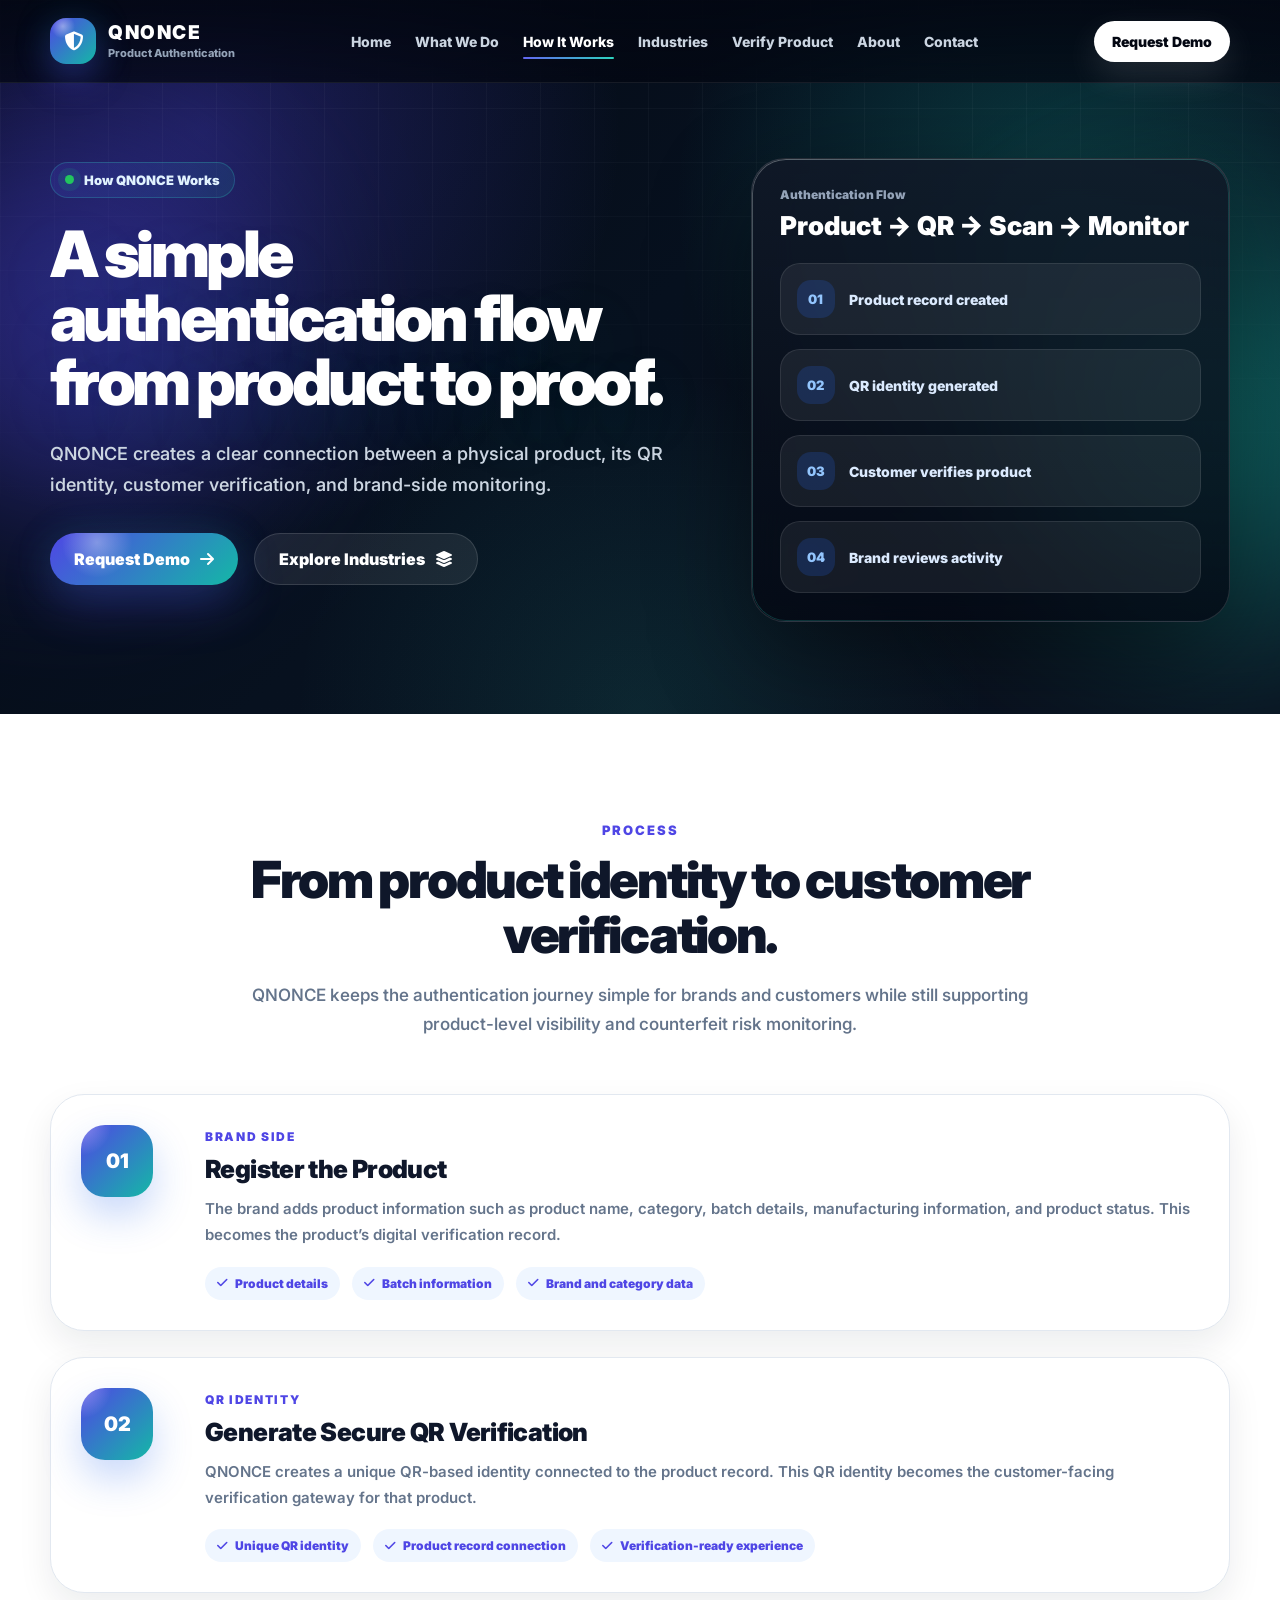
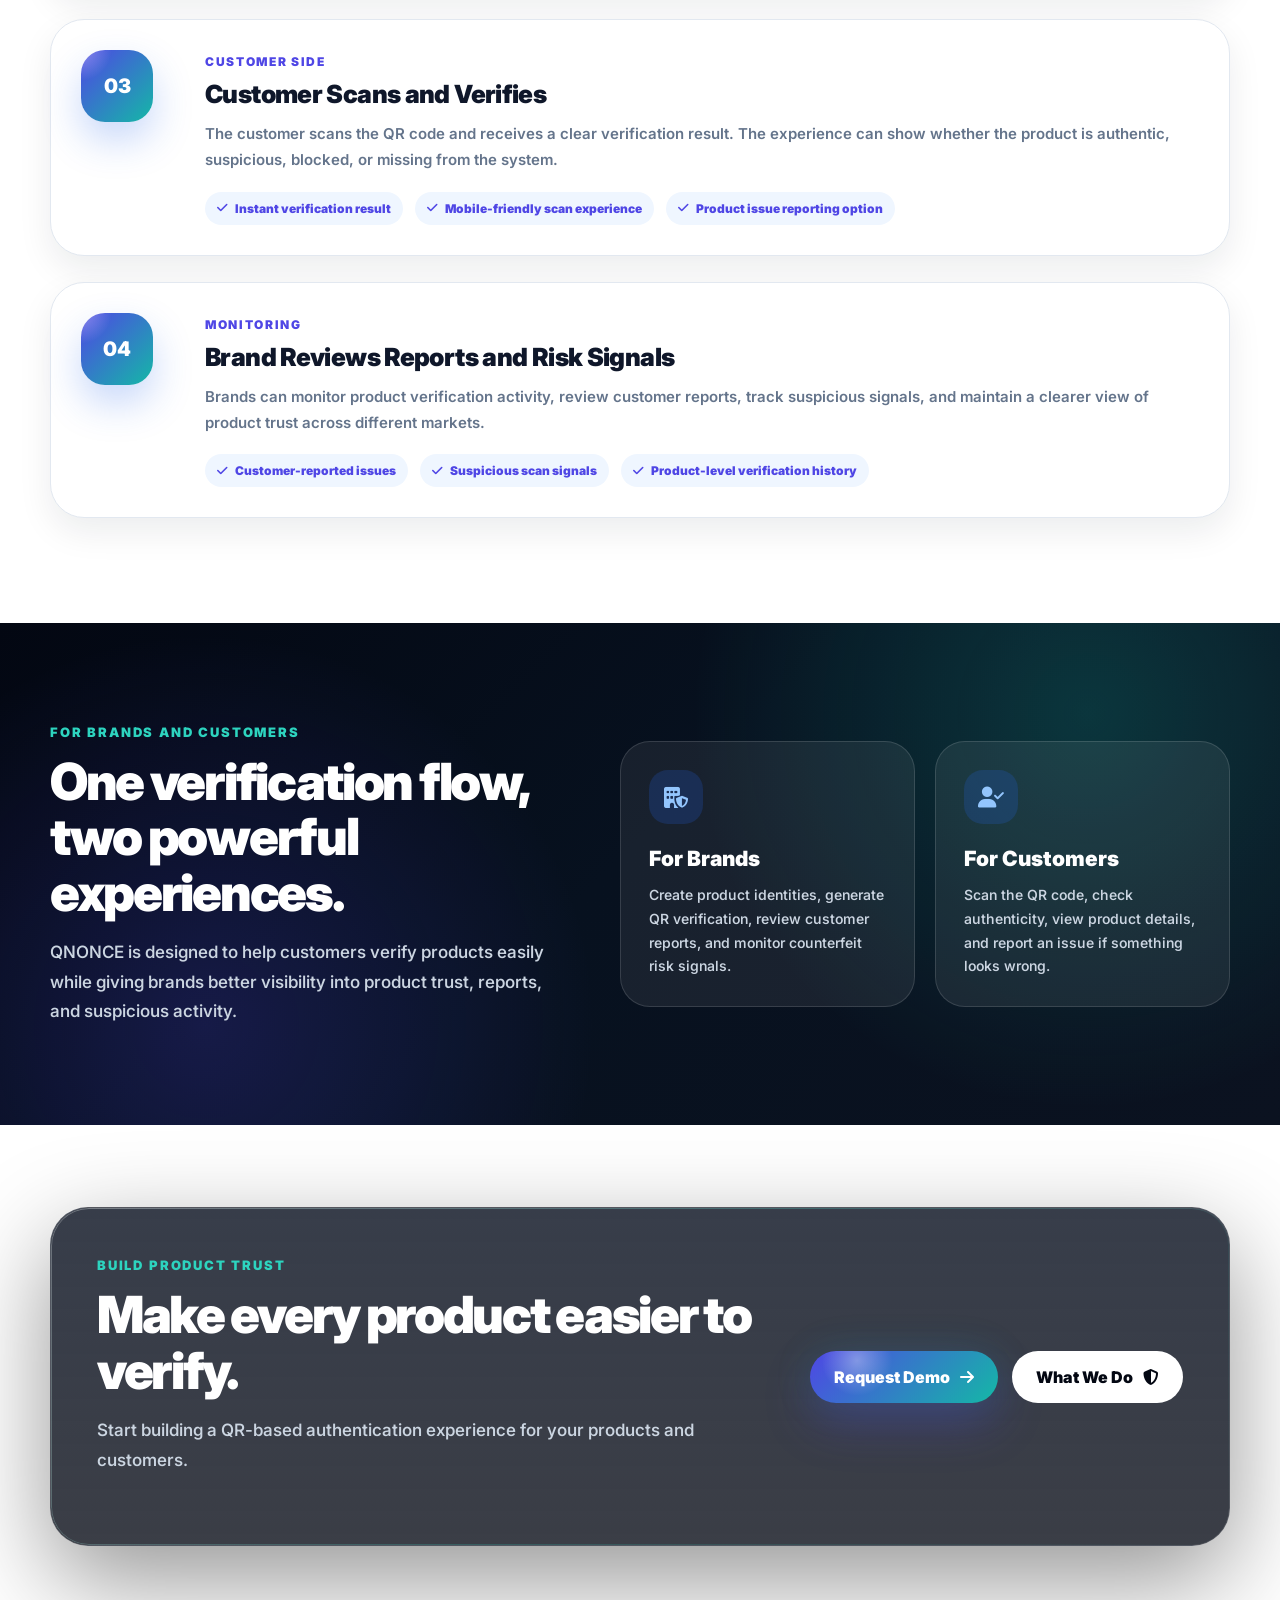
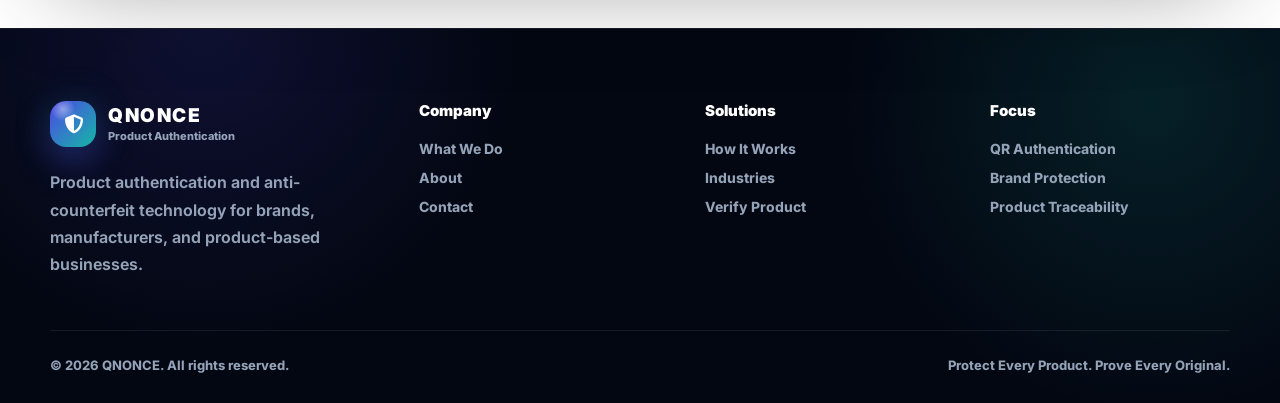
<file: how-it-works.html>
<!DOCTYPE html>
<html lang="en">

<head>
  <meta charset="UTF-8" />
  <meta name="viewport" content="width=device-width, initial-scale=1.0" />

  <title>How It Works | QNONCE</title>

  <meta name="description"
    content="Learn how QNONCE product authentication works through product registration, QR identity generation, customer verification, and brand monitoring." />

  <link rel="preconnect" href="https://fonts.googleapis.com" />
  <link rel="preconnect" href="https://fonts.gstatic.com" crossorigin />

  <link href="https://fonts.googleapis.com/css2?family=Inter:wght@400;500;600;700;800;900&display=swap"
    rel="stylesheet" />

  <link rel="stylesheet" href="https://cdnjs.cloudflare.com/ajax/libs/font-awesome/6.5.2/css/all.min.css" />

  <link rel="stylesheet" href="css/website.css" />
</head>

<body>

  <!-- Header -->
  <header class="site-header" id="siteHeader">
    <div class="container header-inner">

      <a href="index.html" class="brand">
        <span class="brand-mark">
          <i class="fa-solid fa-shield-halved"></i>
        </span>

        <span class="brand-text">
          <strong>QNONCE</strong>
          <small>Product Authentication</small>
        </span>
      </a>

      <nav class="site-nav" id="siteNav">
        <a href="index.html">Home</a>
        <a href="what-we-do.html">What We Do</a>
        <a href="how-it-works.html" class="active">How It Works</a>
        <a href="industries.html">Industries</a>
        <a href="verify-product.html">Verify Product</a>
        <a href="about.html">About</a>
        <a href="contact.html">Contact</a>
      </nav>

      <div class="header-actions">
        <a href="contact.html" class="header-demo-btn">Request Demo</a>

        <button class="mobile-menu-btn" id="mobileMenuBtn" aria-label="Open menu">
          <i class="fa-solid fa-bars"></i>
        </button>
      </div>

    </div>
  </header>

  <main>

    <!-- Page Hero -->
    <section class="inner-hero">
      <div class="hero-bg-grid"></div>
      <div class="hero-light hero-light-one"></div>
      <div class="hero-light hero-light-two"></div>

      <div class="container inner-hero-grid">

        <div class="inner-hero-content">
          <div class="hero-badge">
            <span class="live-dot"></span>
            How QNONCE Works
          </div>

          <h1>
            A simple authentication flow from product to proof.
          </h1>

          <p>
            QNONCE creates a clear connection between a physical product, its QR identity, customer verification,
            and brand-side monitoring.
          </p>

          <div class="hero-actions">
            <a href="contact.html" class="primary-btn">
              Request Demo
              <i class="fa-solid fa-arrow-right"></i>
            </a>

            <a href="industries.html" class="secondary-btn">
              Explore Industries
              <i class="fa-solid fa-layer-group"></i>
            </a>
          </div>
        </div>

        <div class="inner-visual-card process-visual-card">
          <div class="inner-visual-header">
            <span>Authentication Flow</span>
            <strong>Product → QR → Scan → Monitor</strong>
          </div>

          <div class="flow-mini-list">
            <div>
              <span>01</span>
              <p>Product record created</p>
            </div>

            <div>
              <span>02</span>
              <p>QR identity generated</p>
            </div>

            <div>
              <span>03</span>
              <p>Customer verifies product</p>
            </div>

            <div>
              <span>04</span>
              <p>Brand reviews activity</p>
            </div>
          </div>
        </div>

      </div>
    </section>

    <!-- Process Steps -->
    <section class="content-section">
      <div class="container">

        <div class="section-heading">
          <span class="section-label">Process</span>
          <h2>From product identity to customer verification.</h2>
          <p>
            QNONCE keeps the authentication journey simple for brands and customers while still supporting product-level
            visibility and counterfeit risk monitoring.
          </p>
        </div>

        <div class="detailed-process">

          <div class="detailed-step">
            <div class="step-number">01</div>

            <div class="step-content">
              <span>Brand Side</span>
              <h3>Register the Product</h3>
              <p>
                The brand adds product information such as product name, category, batch details, manufacturing
                information, and product status. This becomes the product’s digital verification record.
              </p>

              <ul>
                <li><i class="fa-solid fa-check"></i> Product details</li>
                <li><i class="fa-solid fa-check"></i> Batch information</li>
                <li><i class="fa-solid fa-check"></i> Brand and category data</li>
              </ul>
            </div>
          </div>

          <div class="detailed-step">
            <div class="step-number">02</div>

            <div class="step-content">
              <span>QR Identity</span>
              <h3>Generate Secure QR Verification</h3>
              <p>
                QNONCE creates a unique QR-based identity connected to the product record. This QR identity becomes
                the customer-facing verification gateway for that product.
              </p>

              <ul>
                <li><i class="fa-solid fa-check"></i> Unique QR identity</li>
                <li><i class="fa-solid fa-check"></i> Product record connection</li>
                <li><i class="fa-solid fa-check"></i> Verification-ready experience</li>
              </ul>
            </div>
          </div>

          <div class="detailed-step">
            <div class="step-number">03</div>

            <div class="step-content">
              <span>Customer Side</span>
              <h3>Customer Scans and Verifies</h3>
              <p>
                The customer scans the QR code and receives a clear verification result. The experience can show whether
                the product is authentic, suspicious, blocked, or missing from the system.
              </p>

              <ul>
                <li><i class="fa-solid fa-check"></i> Instant verification result</li>
                <li><i class="fa-solid fa-check"></i> Mobile-friendly scan experience</li>
                <li><i class="fa-solid fa-check"></i> Product issue reporting option</li>
              </ul>
            </div>
          </div>

          <div class="detailed-step">
            <div class="step-number">04</div>

            <div class="step-content">
              <span>Monitoring</span>
              <h3>Brand Reviews Reports and Risk Signals</h3>
              <p>
                Brands can monitor product verification activity, review customer reports, track suspicious signals,
                and maintain a clearer view of product trust across different markets.
              </p>

              <ul>
                <li><i class="fa-solid fa-check"></i> Customer-reported issues</li>
                <li><i class="fa-solid fa-check"></i> Suspicious scan signals</li>
                <li><i class="fa-solid fa-check"></i> Product-level verification history</li>
              </ul>
            </div>
          </div>

        </div>

      </div>
    </section>

    <!-- Experience Split -->
    <section class="dark-info-section">
      <div class="container experience-grid">

        <div>
          <span class="section-label">For Brands and Customers</span>
          <h2>One verification flow, two powerful experiences.</h2>
          <p>
            QNONCE is designed to help customers verify products easily while giving brands better visibility into
            product trust, reports, and suspicious activity.
          </p>
        </div>

        <div class="experience-cards">

          <div class="experience-card">
            <i class="fa-solid fa-building-shield"></i>
            <h3>For Brands</h3>
            <p>
              Create product identities, generate QR verification, review customer reports, and monitor counterfeit
              risk signals.
            </p>
          </div>

          <div class="experience-card">
            <i class="fa-solid fa-user-check"></i>
            <h3>For Customers</h3>
            <p>
              Scan the QR code, check authenticity, view product details, and report an issue if something looks wrong.
            </p>
          </div>

        </div>

      </div>
    </section>

    <!-- CTA -->
    <section class="home-cta-section">
      <div class="container home-cta-box">

        <div>
          <span class="section-label">Build Product Trust</span>
          <h2>Make every product easier to verify.</h2>
          <p>
            Start building a QR-based authentication experience for your products and customers.
          </p>
        </div>

        <div class="cta-actions">
          <a href="contact.html" class="primary-btn">
            Request Demo
            <i class="fa-solid fa-arrow-right"></i>
          </a>

          <a href="what-we-do.html" class="secondary-light-btn">
            What We Do
            <i class="fa-solid fa-shield-halved"></i>
          </a>
        </div>

      </div>
    </section>

  </main>

  <!-- Footer -->
  <footer class="site-footer">
    <div class="container footer-grid">

      <div class="footer-brand">
        <a href="index.html" class="brand">
          <span class="brand-mark">
            <i class="fa-solid fa-shield-halved"></i>
          </span>

          <span class="brand-text">
            <strong>QNONCE</strong>
            <small>Product Authentication</small>
          </span>
        </a>

        <p>
          Product authentication and anti-counterfeit technology for brands, manufacturers, and product-based businesses.
        </p>
      </div>

      <div class="footer-links">
        <h4>Company</h4>
        <a href="what-we-do.html">What We Do</a>
        <a href="about.html">About</a>
        <a href="contact.html">Contact</a>
      </div>

      <div class="footer-links">
        <h4>Solutions</h4>
        <a href="how-it-works.html">How It Works</a>
        <a href="industries.html">Industries</a>
        <a href="verify-product.html">Verify Product</a>
      </div>

      <div class="footer-links">
        <h4>Focus</h4>
        <a href="what-we-do.html">QR Authentication</a>
        <a href="what-we-do.html">Brand Protection</a>
        <a href="what-we-do.html">Product Traceability</a>
      </div>

    </div>

    <div class="container footer-bottom">
      <p>© 2026 QNONCE. All rights reserved.</p>
      <span>Protect Every Product. Prove Every Original.</span>
    </div>
  </footer>

  <script src="js/website.js"></script>
</body>

</html>
</file>
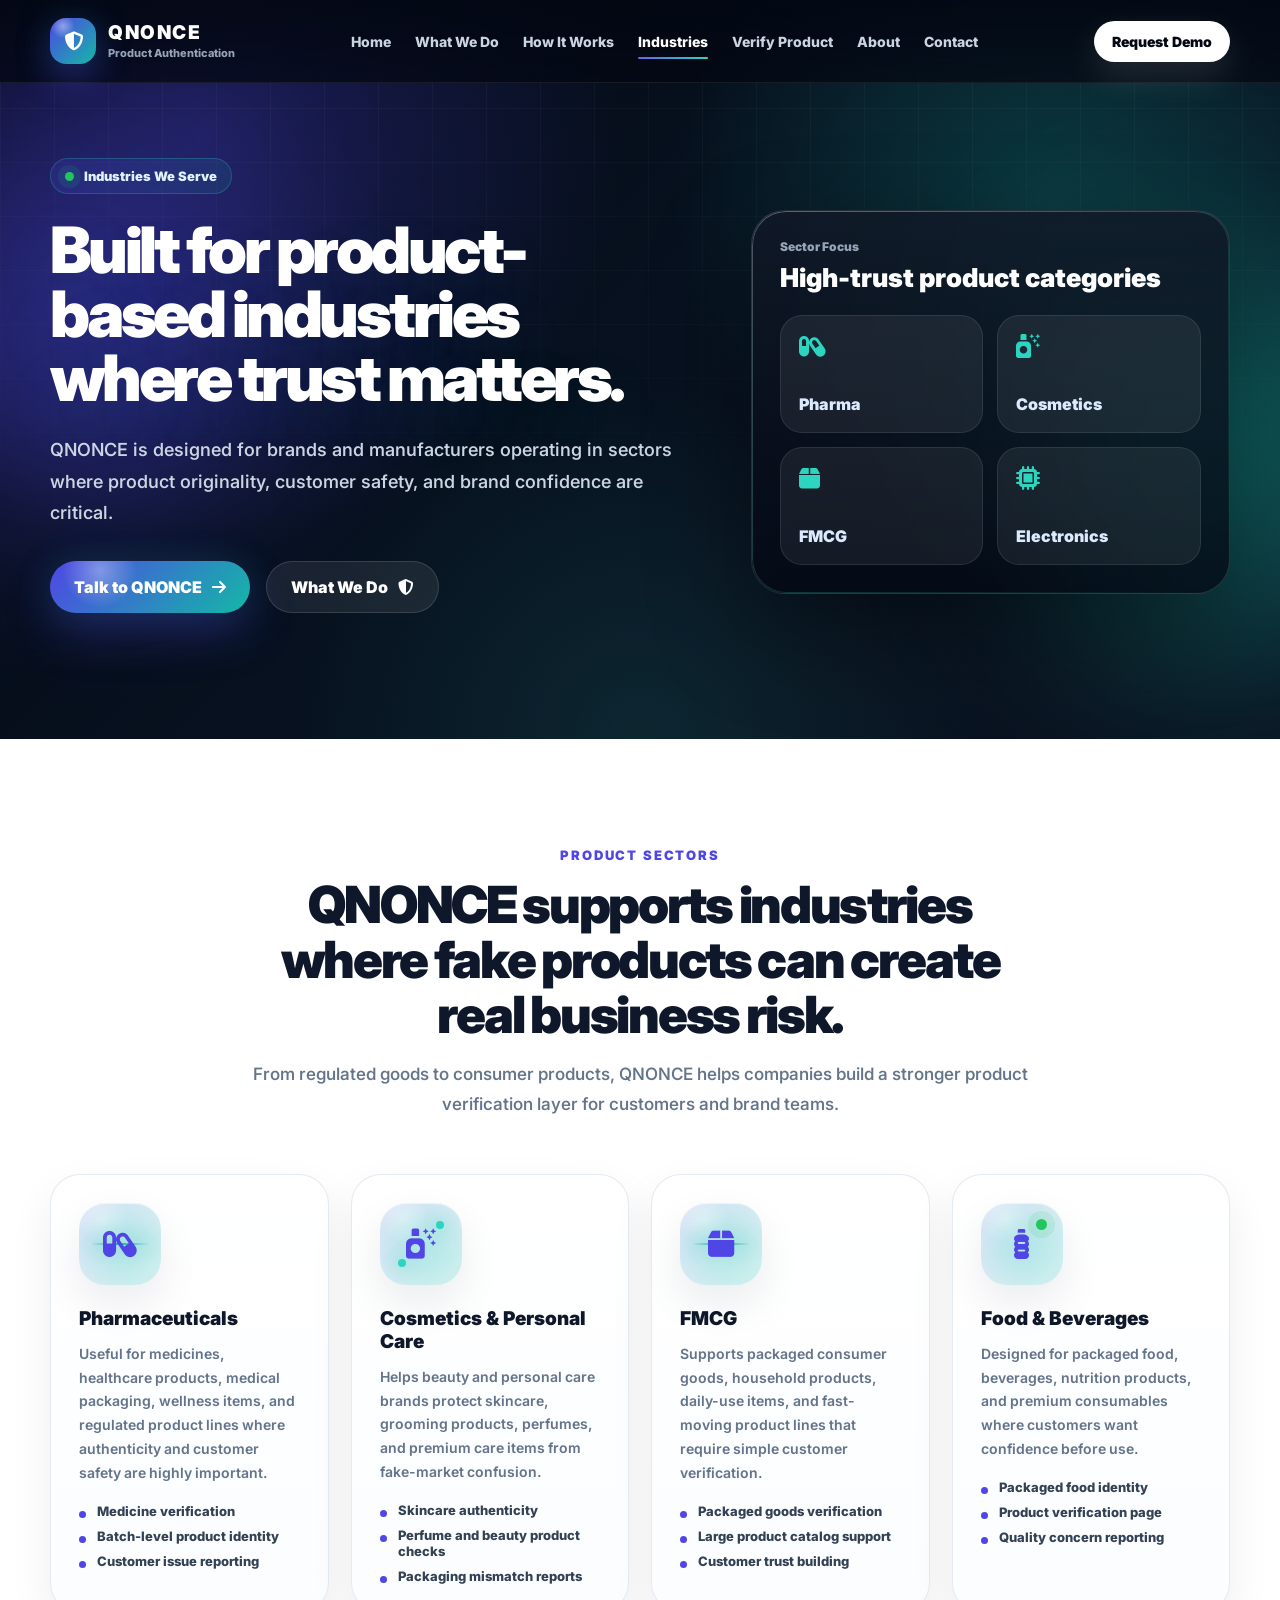
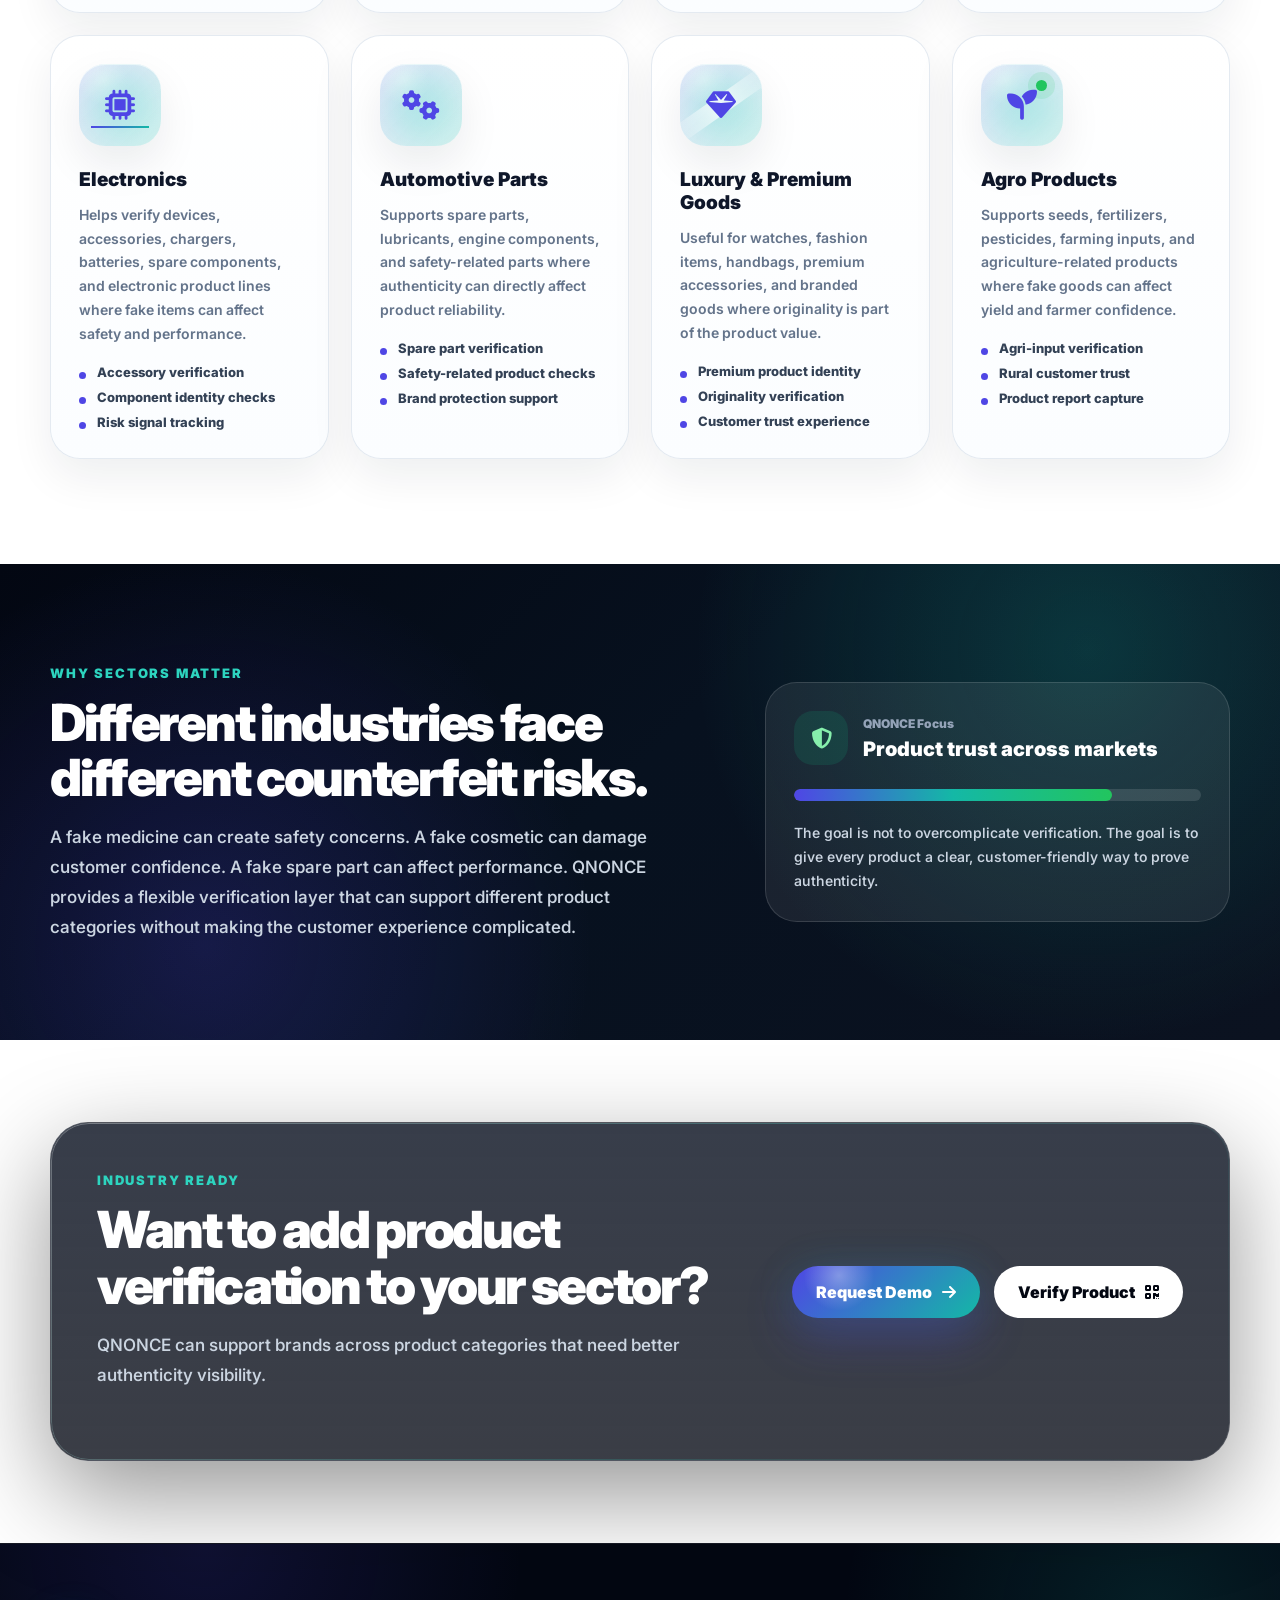
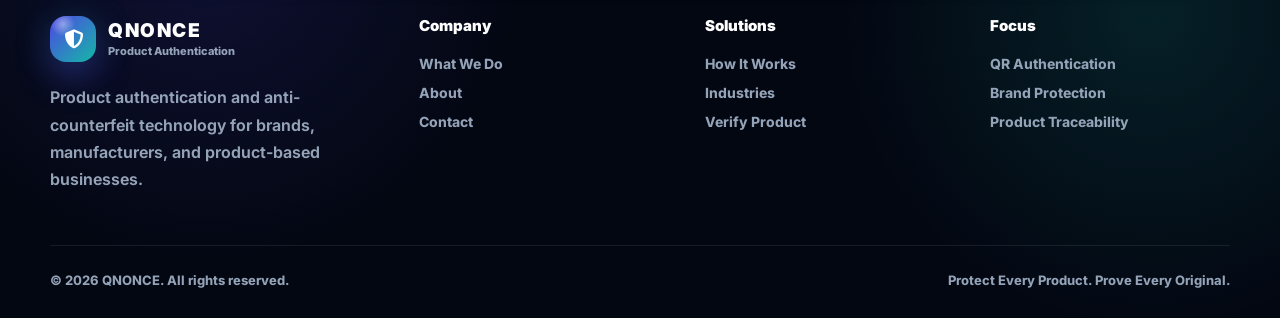
<file: industries.html>
<!DOCTYPE html>
<html lang="en">

<head>
  <meta charset="UTF-8" />
  <meta name="viewport" content="width=device-width, initial-scale=1.0" />

  <title>Industries | QNONCE</title>

  <meta name="description"
    content="QNONCE supports product authentication and anti-counterfeit protection for pharmaceuticals, cosmetics, FMCG, food, electronics, automotive parts, and premium goods." />

  <link rel="preconnect" href="https://fonts.googleapis.com" />
  <link rel="preconnect" href="https://fonts.gstatic.com" crossorigin />

  <link href="https://fonts.googleapis.com/css2?family=Inter:wght@400;500;600;700;800;900&display=swap"
    rel="stylesheet" />

  <link rel="stylesheet" href="https://cdnjs.cloudflare.com/ajax/libs/font-awesome/6.5.2/css/all.min.css" />

  <link rel="stylesheet" href="css/website.css" />
</head>

<body>

  <!-- Header -->
  <header class="site-header" id="siteHeader">
    <div class="container header-inner">

      <a href="index.html" class="brand">
        <span class="brand-mark">
          <i class="fa-solid fa-shield-halved"></i>
        </span>

        <span class="brand-text">
          <strong>QNONCE</strong>
          <small>Product Authentication</small>
        </span>
      </a>

      <nav class="site-nav" id="siteNav">
        <a href="index.html">Home</a>
        <a href="what-we-do.html">What We Do</a>
        <a href="how-it-works.html">How It Works</a>
        <a href="industries.html" class="active">Industries</a>
        <a href="verify-product.html">Verify Product</a>
        <a href="about.html">About</a>
        <a href="contact.html">Contact</a>
      </nav>

      <div class="header-actions">
        <a href="contact.html" class="header-demo-btn">Request Demo</a>

        <button class="mobile-menu-btn" id="mobileMenuBtn" aria-label="Open menu">
          <i class="fa-solid fa-bars"></i>
        </button>
      </div>

    </div>
  </header>

  <main>

    <!-- Page Hero -->
    <section class="inner-hero">
      <div class="hero-bg-grid"></div>
      <div class="hero-light hero-light-one"></div>
      <div class="hero-light hero-light-two"></div>

      <div class="container inner-hero-grid">

        <div class="inner-hero-content">
          <div class="hero-badge">
            <span class="live-dot"></span>
            Industries We Serve
          </div>

          <h1>
            Built for product-based industries where trust matters.
          </h1>

          <p>
            QNONCE is designed for brands and manufacturers operating in sectors where product originality,
            customer safety, and brand confidence are critical.
          </p>

          <div class="hero-actions">
            <a href="contact.html" class="primary-btn">
              Talk to QNONCE
              <i class="fa-solid fa-arrow-right"></i>
            </a>

            <a href="what-we-do.html" class="secondary-btn">
              What We Do
              <i class="fa-solid fa-shield-halved"></i>
            </a>
          </div>
        </div>

        <div class="inner-visual-card industry-visual-card">
          <div class="inner-visual-header">
            <span>Sector Focus</span>
            <strong>High-trust product categories</strong>
          </div>

          <div class="sector-focus-grid">
            <div>
              <i class="fa-solid fa-capsules"></i>
              <span>Pharma</span>
            </div>

            <div>
              <i class="fa-solid fa-spray-can-sparkles"></i>
              <span>Cosmetics</span>
            </div>

            <div>
              <i class="fa-solid fa-box"></i>
              <span>FMCG</span>
            </div>

            <div>
              <i class="fa-solid fa-microchip"></i>
              <span>Electronics</span>
            </div>
          </div>
        </div>

      </div>
    </section>

    <!-- Industries Grid -->
    <section class="content-section">
      <div class="container">

        <div class="section-heading">
          <span class="section-label">Product Sectors</span>
          <h2>QNONCE supports industries where fake products can create real business risk.</h2>
          <p>
            From regulated goods to consumer products, QNONCE helps companies build a stronger product verification
            layer for customers and brand teams.
          </p>
        </div>

        <div class="full-industry-grid">

          <div class="full-industry-card">
            <div class="industry-anim pharma-anim">
              <div class="anim-glow"></div>
              <i class="fa-solid fa-capsules"></i>
              <span class="scan-wave"></span>
            </div>

            <h3>Pharmaceuticals</h3>

            <p>
              Useful for medicines, healthcare products, medical packaging, wellness items, and regulated product lines
              where authenticity and customer safety are highly important.
            </p>

            <ul>
              <li>Medicine verification</li>
              <li>Batch-level product identity</li>
              <li>Customer issue reporting</li>
            </ul>
          </div>

          <div class="full-industry-card">
            <div class="industry-anim cosmetics-anim">
              <div class="anim-glow"></div>
              <i class="fa-solid fa-spray-can-sparkles"></i>
              <span class="spark spark-one"></span>
              <span class="spark spark-two"></span>
            </div>

            <h3>Cosmetics & Personal Care</h3>

            <p>
              Helps beauty and personal care brands protect skincare, grooming products, perfumes, and premium care
              items from fake-market confusion.
            </p>

            <ul>
              <li>Skincare authenticity</li>
              <li>Perfume and beauty product checks</li>
              <li>Packaging mismatch reports</li>
            </ul>
          </div>

          <div class="full-industry-card">
            <div class="industry-anim fmcg-anim">
              <div class="anim-glow"></div>
              <i class="fa-solid fa-box"></i>
              <span class="scan-wave"></span>
            </div>

            <h3>FMCG</h3>

            <p>
              Supports packaged consumer goods, household products, daily-use items, and fast-moving product lines that
              require simple customer verification.
            </p>

            <ul>
              <li>Packaged goods verification</li>
              <li>Large product catalog support</li>
              <li>Customer trust building</li>
            </ul>
          </div>

          <div class="full-industry-card">
            <div class="industry-anim food-anim">
              <div class="anim-glow"></div>
              <i class="fa-solid fa-bottle-water"></i>
              <span class="pulse-dot"></span>
            </div>

            <h3>Food & Beverages</h3>

            <p>
              Designed for packaged food, beverages, nutrition products, and premium consumables where customers want
              confidence before use.
            </p>

            <ul>
              <li>Packaged food identity</li>
              <li>Product verification page</li>
              <li>Quality concern reporting</li>
            </ul>
          </div>

          <div class="full-industry-card">
            <div class="industry-anim electronics-anim">
              <div class="anim-glow"></div>
              <i class="fa-solid fa-microchip"></i>
              <span class="circuit-line"></span>
            </div>

            <h3>Electronics</h3>

            <p>
              Helps verify devices, accessories, chargers, batteries, spare components, and electronic product lines
              where fake items can affect safety and performance.
            </p>

            <ul>
              <li>Accessory verification</li>
              <li>Component identity checks</li>
              <li>Risk signal tracking</li>
            </ul>
          </div>

          <div class="full-industry-card">
            <div class="industry-anim auto-anim">
              <div class="anim-glow"></div>
              <i class="fa-solid fa-gears"></i>
            </div>

            <h3>Automotive Parts</h3>

            <p>
              Supports spare parts, lubricants, engine components, and safety-related parts where authenticity can
              directly affect product reliability.
            </p>

            <ul>
              <li>Spare part verification</li>
              <li>Safety-related product checks</li>
              <li>Brand protection support</li>
            </ul>
          </div>

          <div class="full-industry-card">
            <div class="industry-anim luxury-anim">
              <div class="anim-glow"></div>
              <i class="fa-solid fa-gem"></i>
              <span class="shine-line"></span>
            </div>

            <h3>Luxury & Premium Goods</h3>

            <p>
              Useful for watches, fashion items, handbags, premium accessories, and branded goods where originality is
              part of the product value.
            </p>

            <ul>
              <li>Premium product identity</li>
              <li>Originality verification</li>
              <li>Customer trust experience</li>
            </ul>
          </div>

          <div class="full-industry-card">
            <div class="industry-anim agro-anim">
              <div class="anim-glow"></div>
              <i class="fa-solid fa-seedling"></i>
              <span class="pulse-dot"></span>
            </div>

            <h3>Agro Products</h3>

            <p>
              Supports seeds, fertilizers, pesticides, farming inputs, and agriculture-related products where fake goods
              can affect yield and farmer confidence.
            </p>

            <ul>
              <li>Agri-input verification</li>
              <li>Rural customer trust</li>
              <li>Product report capture</li>
            </ul>
          </div>

        </div>

      </div>
    </section>

    <!-- Strong Sector Message -->
    <section class="dark-info-section">
      <div class="container sector-message-grid">

        <div>
          <span class="section-label">Why sectors matter</span>
          <h2>Different industries face different counterfeit risks.</h2>
          <p>
            A fake medicine can create safety concerns. A fake cosmetic can damage customer confidence.
            A fake spare part can affect performance. QNONCE provides a flexible verification layer that can support
            different product categories without making the customer experience complicated.
          </p>
        </div>

        <div class="sector-risk-card">
          <div class="risk-card-header">
            <i class="fa-solid fa-shield-halved"></i>
            <div>
              <span>QNONCE Focus</span>
              <strong>Product trust across markets</strong>
            </div>
          </div>

          <div class="risk-meter">
            <div></div>
          </div>

          <p>
            The goal is not to overcomplicate verification. The goal is to give every product a clear, customer-friendly
            way to prove authenticity.
          </p>
        </div>

      </div>
    </section>

    <!-- CTA -->
    <section class="home-cta-section">
      <div class="container home-cta-box">

        <div>
          <span class="section-label">Industry Ready</span>
          <h2>Want to add product verification to your sector?</h2>
          <p>
            QNONCE can support brands across product categories that need better authenticity visibility.
          </p>
        </div>

        <div class="cta-actions">
          <a href="contact.html" class="primary-btn">
            Request Demo
            <i class="fa-solid fa-arrow-right"></i>
          </a>

          <a href="verify-product.html" class="secondary-light-btn">
            Verify Product
            <i class="fa-solid fa-qrcode"></i>
          </a>
        </div>

      </div>
    </section>

  </main>

  <!-- Footer -->
  <footer class="site-footer">
    <div class="container footer-grid">

      <div class="footer-brand">
        <a href="index.html" class="brand">
          <span class="brand-mark">
            <i class="fa-solid fa-shield-halved"></i>
          </span>

          <span class="brand-text">
            <strong>QNONCE</strong>
            <small>Product Authentication</small>
          </span>
        </a>

        <p>
          Product authentication and anti-counterfeit technology for brands, manufacturers, and product-based
          businesses.
        </p>
      </div>

      <div class="footer-links">
        <h4>Company</h4>
        <a href="what-we-do.html">What We Do</a>
        <a href="about.html">About</a>
        <a href="contact.html">Contact</a>
      </div>

      <div class="footer-links">
        <h4>Solutions</h4>
        <a href="how-it-works.html">How It Works</a>
        <a href="industries.html">Industries</a>
        <a href="verify-product.html">Verify Product</a>
      </div>

      <div class="footer-links">
        <h4>Focus</h4>
        <a href="what-we-do.html">QR Authentication</a>
        <a href="what-we-do.html">Brand Protection</a>
        <a href="what-we-do.html">Product Traceability</a>
      </div>

    </div>

    <div class="container footer-bottom">
      <p>© 2026 QNONCE. All rights reserved.</p>
      <span>Protect Every Product. Prove Every Original.</span>
    </div>
  </footer>

  <script src="js/website.js"></script>
</body>

</html>
</file>
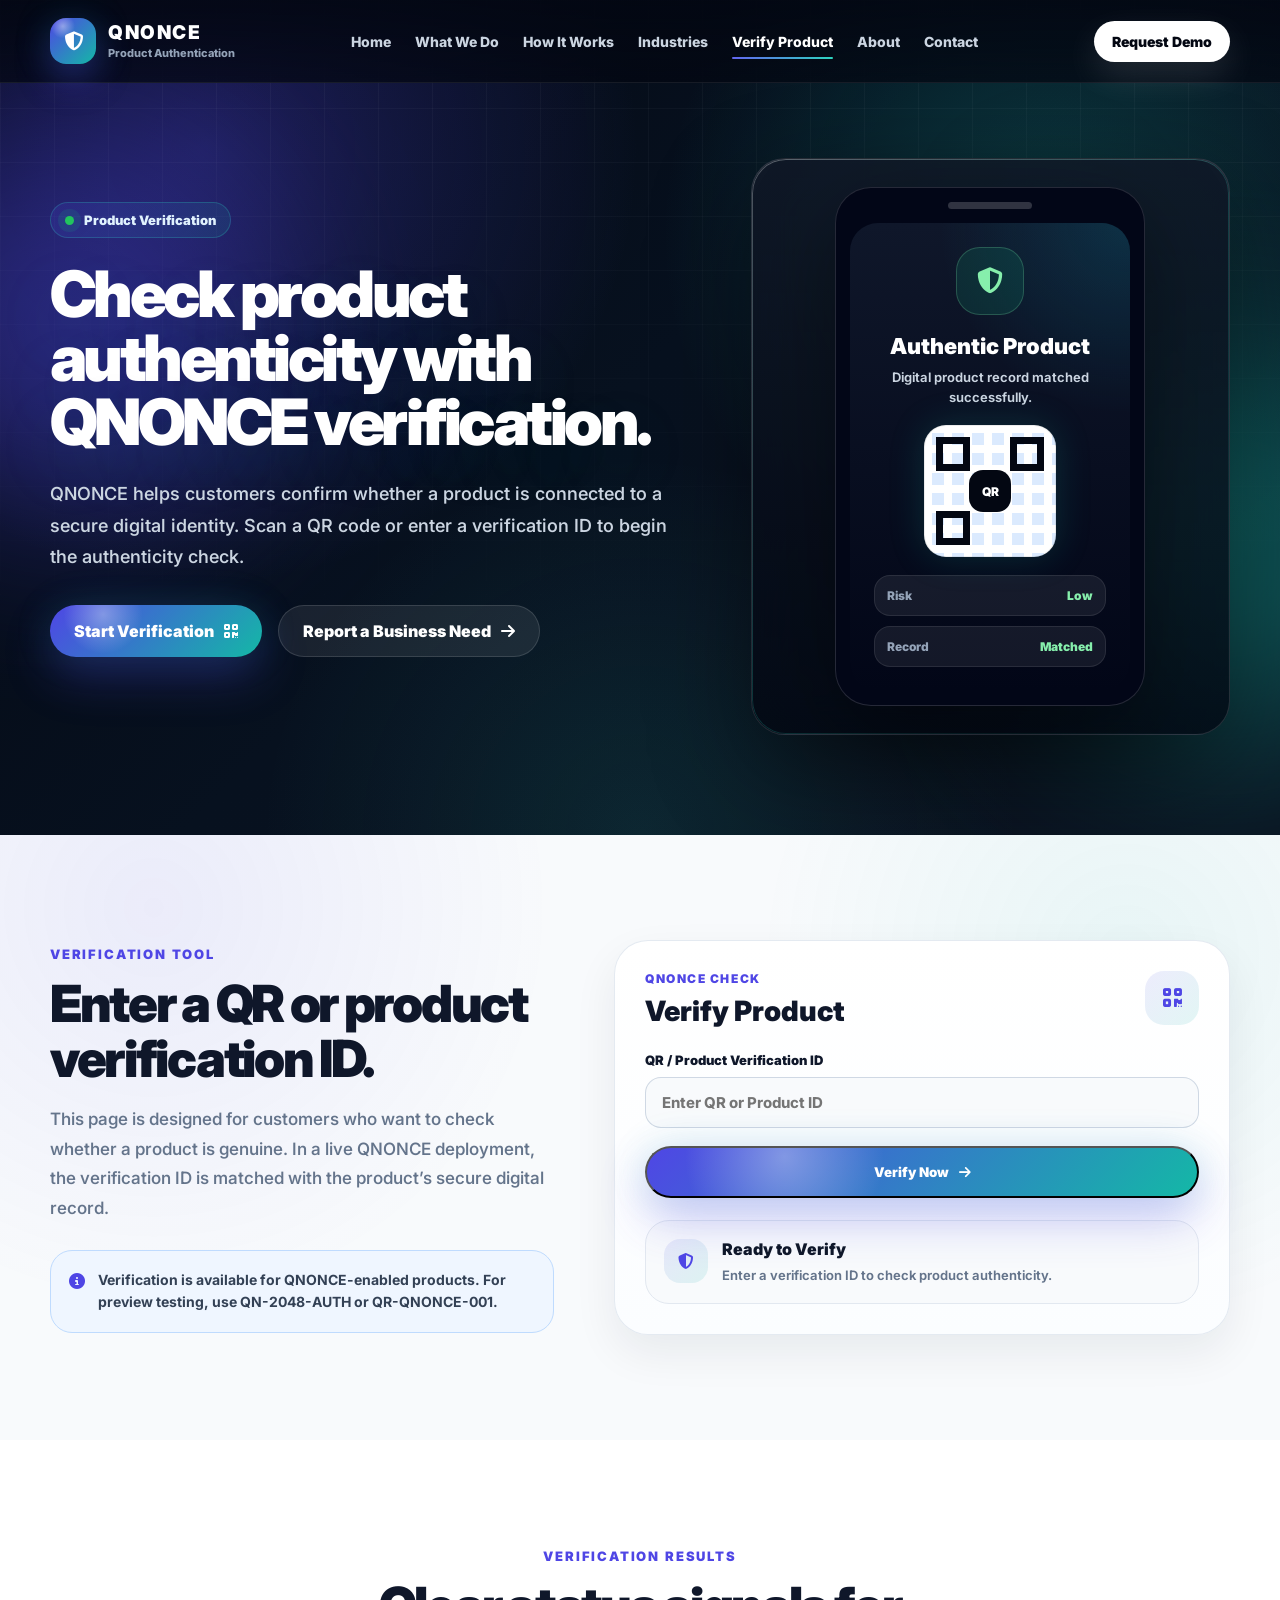
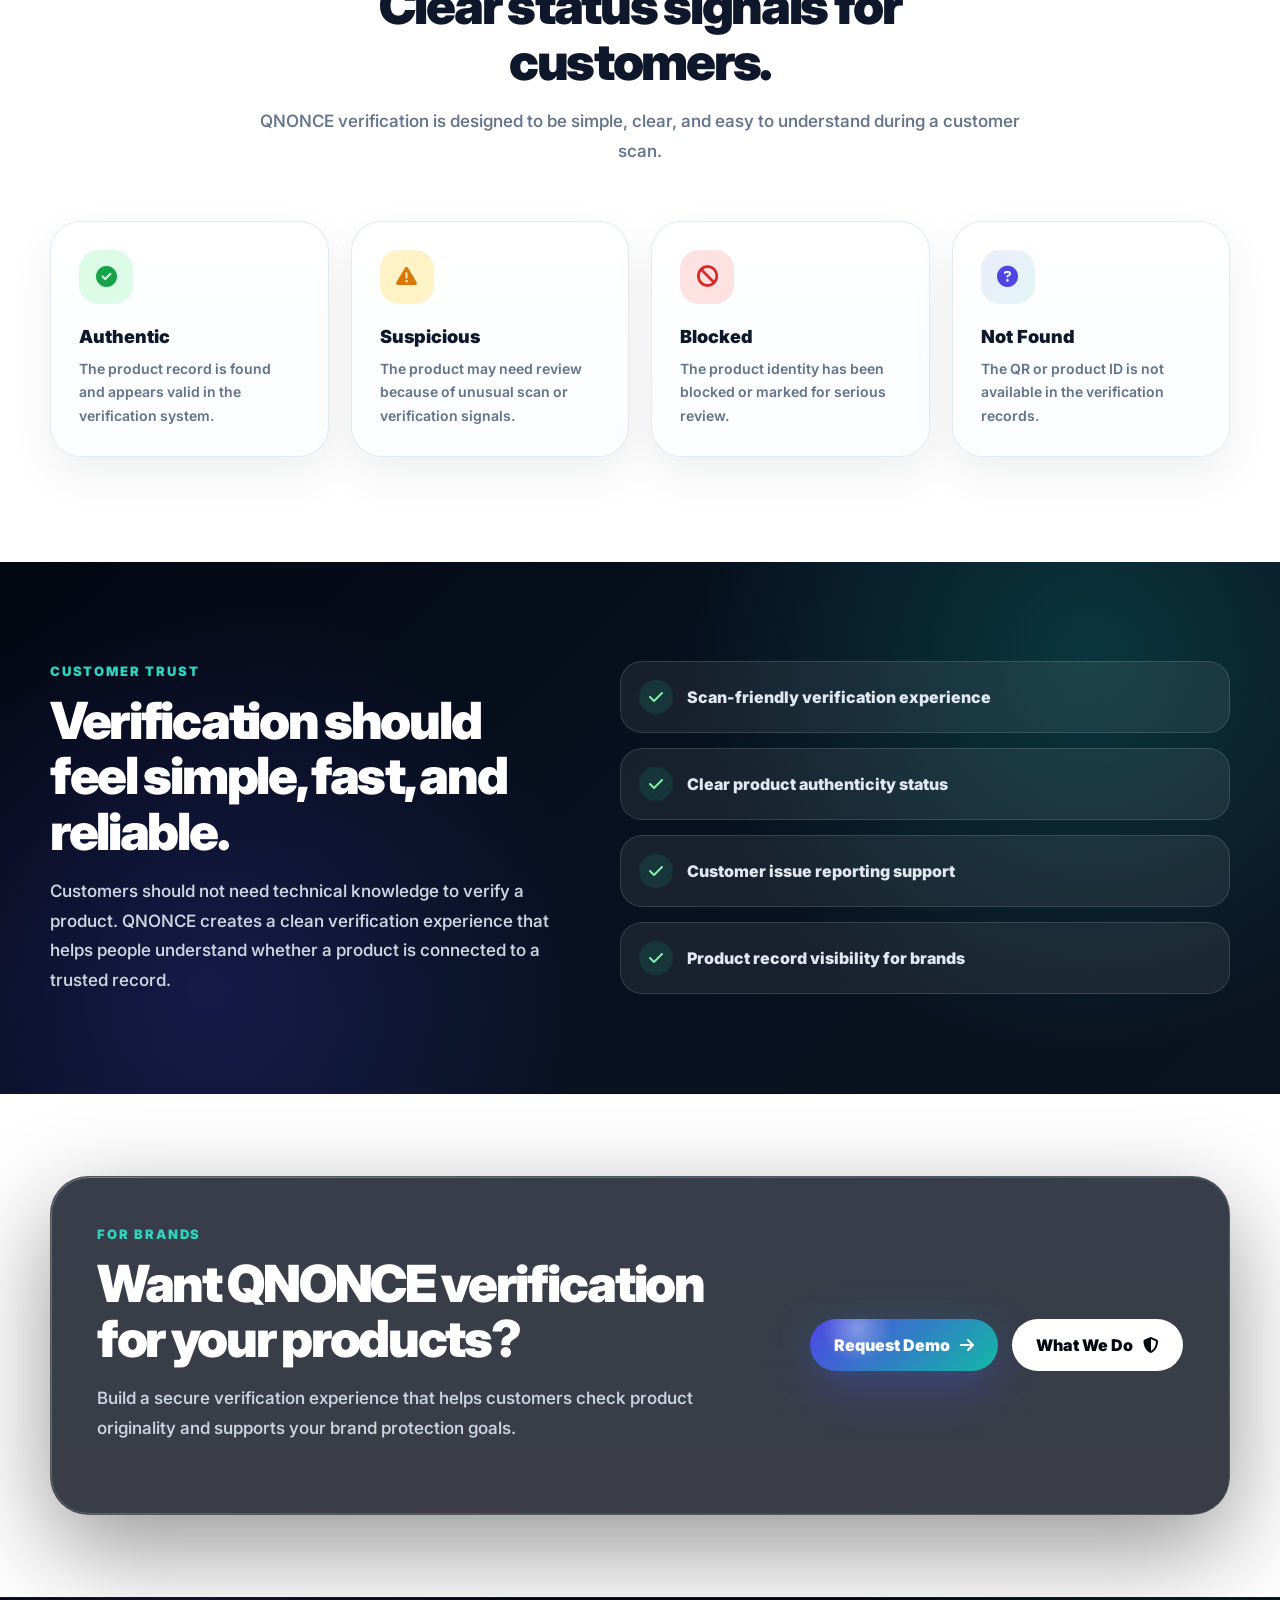
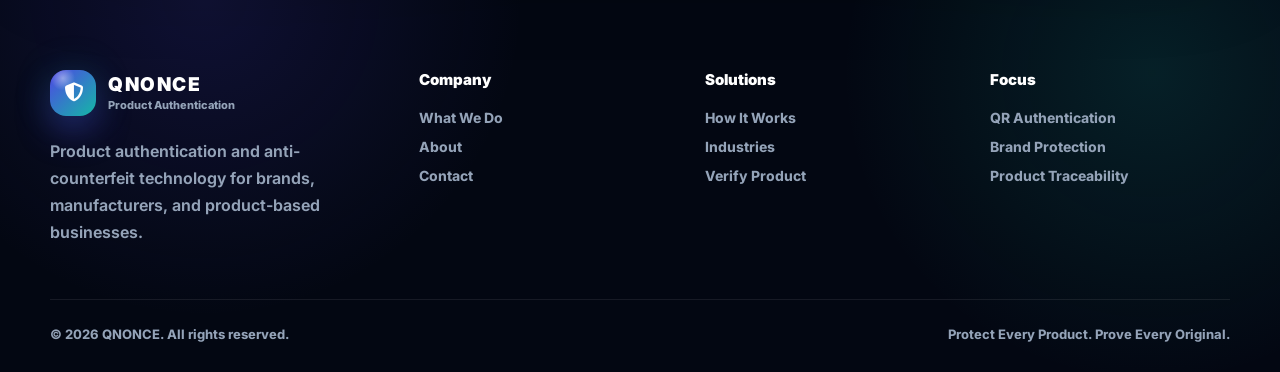
<file: verify-product.html>
<!DOCTYPE html>
<html lang="en">

<head>
  <meta charset="UTF-8" />
  <meta name="viewport" content="width=device-width, initial-scale=1.0" />

  <title>Verify Product | QNONCE</title>

  <meta name="description"
    content="Verify a QNONCE-powered product using QR-based product authentication and digital product identity." />

  <link rel="preconnect" href="https://fonts.googleapis.com" />
  <link rel="preconnect" href="https://fonts.gstatic.com" crossorigin />

  <link href="https://fonts.googleapis.com/css2?family=Inter:wght@400;500;600;700;800;900&display=swap"
    rel="stylesheet" />

  <link rel="stylesheet" href="https://cdnjs.cloudflare.com/ajax/libs/font-awesome/6.5.2/css/all.min.css" />

  <link rel="stylesheet" href="css/website.css" />
</head>

<body>

  <!-- Header -->
  <header class="site-header" id="siteHeader">
    <div class="container header-inner">

      <a href="index.html" class="brand">
        <span class="brand-mark">
          <i class="fa-solid fa-shield-halved"></i>
        </span>

        <span class="brand-text">
          <strong>QNONCE</strong>
          <small>Product Authentication</small>
        </span>
      </a>

      <nav class="site-nav" id="siteNav">
        <a href="index.html">Home</a>
        <a href="what-we-do.html">What We Do</a>
        <a href="how-it-works.html">How It Works</a>
        <a href="industries.html">Industries</a>
        <a href="verify-product.html" class="active">Verify Product</a>
        <a href="about.html">About</a>
        <a href="contact.html">Contact</a>
      </nav>

      <div class="header-actions">
        <a href="contact.html" class="header-demo-btn">Request Demo</a>

        <button class="mobile-menu-btn" id="mobileMenuBtn" aria-label="Open menu">
          <i class="fa-solid fa-bars"></i>
        </button>
      </div>

    </div>
  </header>

  <main>

    <!-- Page Hero -->
    <section class="inner-hero verify-hero">
      <div class="hero-bg-grid"></div>
      <div class="hero-light hero-light-one"></div>
      <div class="hero-light hero-light-two"></div>

      <div class="container inner-hero-grid">

        <div class="inner-hero-content">
          <div class="hero-badge">
            <span class="live-dot"></span>
            Product Verification
          </div>

          <h1>
            Check product authenticity with QNONCE verification.
          </h1>

          <p>
            QNONCE helps customers confirm whether a product is connected to a secure digital identity.
            Scan a QR code or enter a verification ID to begin the authenticity check.
          </p>

          <div class="hero-actions">
            <a href="#verify-tool" class="primary-btn">
              Start Verification
              <i class="fa-solid fa-qrcode"></i>
            </a>

            <a href="contact.html" class="secondary-btn">
              Report a Business Need
              <i class="fa-solid fa-arrow-right"></i>
            </a>
          </div>
        </div>

        <div class="inner-visual-card verify-visual-card">
          <div class="verify-phone-mockup">
            <div class="phone-top"></div>

            <div class="phone-screen">
              <div class="phone-shield">
                <i class="fa-solid fa-shield-halved"></i>
              </div>

              <h3>Authentic Product</h3>
              <p>Digital product record matched successfully.</p>

              <div class="phone-qr">
                <span></span>
                <span></span>
                <span></span>
                <strong>QR</strong>
              </div>

              <div class="phone-status-row">
                <span>Risk</span>
                <strong>Low</strong>
              </div>

              <div class="phone-status-row">
                <span>Record</span>
                <strong>Matched</strong>
              </div>
            </div>
          </div>
        </div>

      </div>
    </section>

    <!-- Verification Tool -->
    <section class="content-section soft-bg" id="verify-tool">
      <div class="container verify-tool-grid">

        <div class="verify-tool-content">
          <span class="section-label">Verification Tool</span>
          <h2>Enter a QR or product verification ID.</h2>
          <p>
            This page is designed for customers who want to check whether a product is genuine.
            In a live QNONCE deployment, the verification ID is matched with the product’s secure digital record.
          </p>

          <div class="verify-note">
            <i class="fa-solid fa-circle-info"></i>
            <p>
              Verification is available for QNONCE-enabled products. For preview testing, use <strong>QN-2048-AUTH</strong> or <strong>QR-QNONCE-001</strong>.
            </p>
          </div>
        </div>

        <div class="verify-tool-card">
          <div class="verify-tool-header">
            <div>
              <span>QNONCE Check</span>
              <h3>Verify Product</h3>
            </div>

            <i class="fa-solid fa-qrcode"></i>
          </div>

          <form id="productVerifyForm">
            <div class="verify-input-group">
              <label for="verificationId">QR / Product Verification ID</label>
              <input type="text" id="verificationId" placeholder="Enter QR or Product ID" />
            </div>

            <button type="submit" class="primary-btn verify-submit-btn">
              Verify Now
              <i class="fa-solid fa-arrow-right"></i>
            </button>
          </form>

          <div class="verification-result-box" id="verificationResultBox">
            <div class="result-status-icon">
              <i class="fa-solid fa-shield-halved"></i>
            </div>

            <div>
              <h4 id="verificationResultTitle">Ready to Verify</h4>
              <p id="verificationResultText">
                Enter a verification ID to check product authenticity.
              </p>
            </div>
          </div>
        </div>

      </div>
    </section>

    <!-- Result Meanings -->
    <section class="content-section">
      <div class="container">

        <div class="section-heading">
          <span class="section-label">Verification Results</span>
          <h2>Clear status signals for customers.</h2>
          <p>
            QNONCE verification is designed to be simple, clear, and easy to understand during a customer scan.
          </p>
        </div>

        <div class="status-grid">

          <div class="status-card authentic">
            <i class="fa-solid fa-circle-check"></i>
            <h3>Authentic</h3>
            <p>The product record is found and appears valid in the verification system.</p>
          </div>

          <div class="status-card suspicious">
            <i class="fa-solid fa-triangle-exclamation"></i>
            <h3>Suspicious</h3>
            <p>The product may need review because of unusual scan or verification signals.</p>
          </div>

          <div class="status-card blocked">
            <i class="fa-solid fa-ban"></i>
            <h3>Blocked</h3>
            <p>The product identity has been blocked or marked for serious review.</p>
          </div>

          <div class="status-card missing">
            <i class="fa-solid fa-circle-question"></i>
            <h3>Not Found</h3>
            <p>The QR or product ID is not available in the verification records.</p>
          </div>

        </div>

      </div>
    </section>

    <!-- Customer Trust -->
    <section class="dark-info-section">
      <div class="container verify-trust-grid">

        <div>
          <span class="section-label">Customer Trust</span>
          <h2>Verification should feel simple, fast, and reliable.</h2>
          <p>
            Customers should not need technical knowledge to verify a product. QNONCE creates a clean verification
            experience that helps people understand whether a product is connected to a trusted record.
          </p>
        </div>

        <div class="trust-check-list">
          <div>
            <i class="fa-solid fa-check"></i>
            <span>Scan-friendly verification experience</span>
          </div>

          <div>
            <i class="fa-solid fa-check"></i>
            <span>Clear product authenticity status</span>
          </div>

          <div>
            <i class="fa-solid fa-check"></i>
            <span>Customer issue reporting support</span>
          </div>

          <div>
            <i class="fa-solid fa-check"></i>
            <span>Product record visibility for brands</span>
          </div>
        </div>

      </div>
    </section>

    <!-- CTA -->
    <section class="home-cta-section">
      <div class="container home-cta-box">

        <div>
          <span class="section-label">For Brands</span>
          <h2>Want QNONCE verification for your products?</h2>
          <p>
            Build a secure verification experience that helps customers check product originality and supports your brand protection goals.
          </p>
        </div>

        <div class="cta-actions">
          <a href="contact.html" class="primary-btn">
            Request Demo
            <i class="fa-solid fa-arrow-right"></i>
          </a>

          <a href="what-we-do.html" class="secondary-light-btn">
            What We Do
            <i class="fa-solid fa-shield-halved"></i>
          </a>
        </div>

      </div>
    </section>

  </main>

  <!-- Footer -->
  <footer class="site-footer">
    <div class="container footer-grid">

      <div class="footer-brand">
        <a href="index.html" class="brand">
          <span class="brand-mark">
            <i class="fa-solid fa-shield-halved"></i>
          </span>

          <span class="brand-text">
            <strong>QNONCE</strong>
            <small>Product Authentication</small>
          </span>
        </a>

        <p>
          Product authentication and anti-counterfeit technology for brands, manufacturers, and product-based businesses.
        </p>
      </div>

      <div class="footer-links">
        <h4>Company</h4>
        <a href="what-we-do.html">What We Do</a>
        <a href="about.html">About</a>
        <a href="contact.html">Contact</a>
      </div>

      <div class="footer-links">
        <h4>Solutions</h4>
        <a href="how-it-works.html">How It Works</a>
        <a href="industries.html">Industries</a>
        <a href="verify-product.html">Verify Product</a>
      </div>

      <div class="footer-links">
        <h4>Focus</h4>
        <a href="what-we-do.html">QR Authentication</a>
        <a href="what-we-do.html">Brand Protection</a>
        <a href="what-we-do.html">Product Traceability</a>
      </div>

    </div>

    <div class="container footer-bottom">
      <p>© 2026 QNONCE. All rights reserved.</p>
      <span>Protect Every Product. Prove Every Original.</span>
    </div>
  </footer>

  <script src="js/website.js"></script>
</body>

</html>
</file>
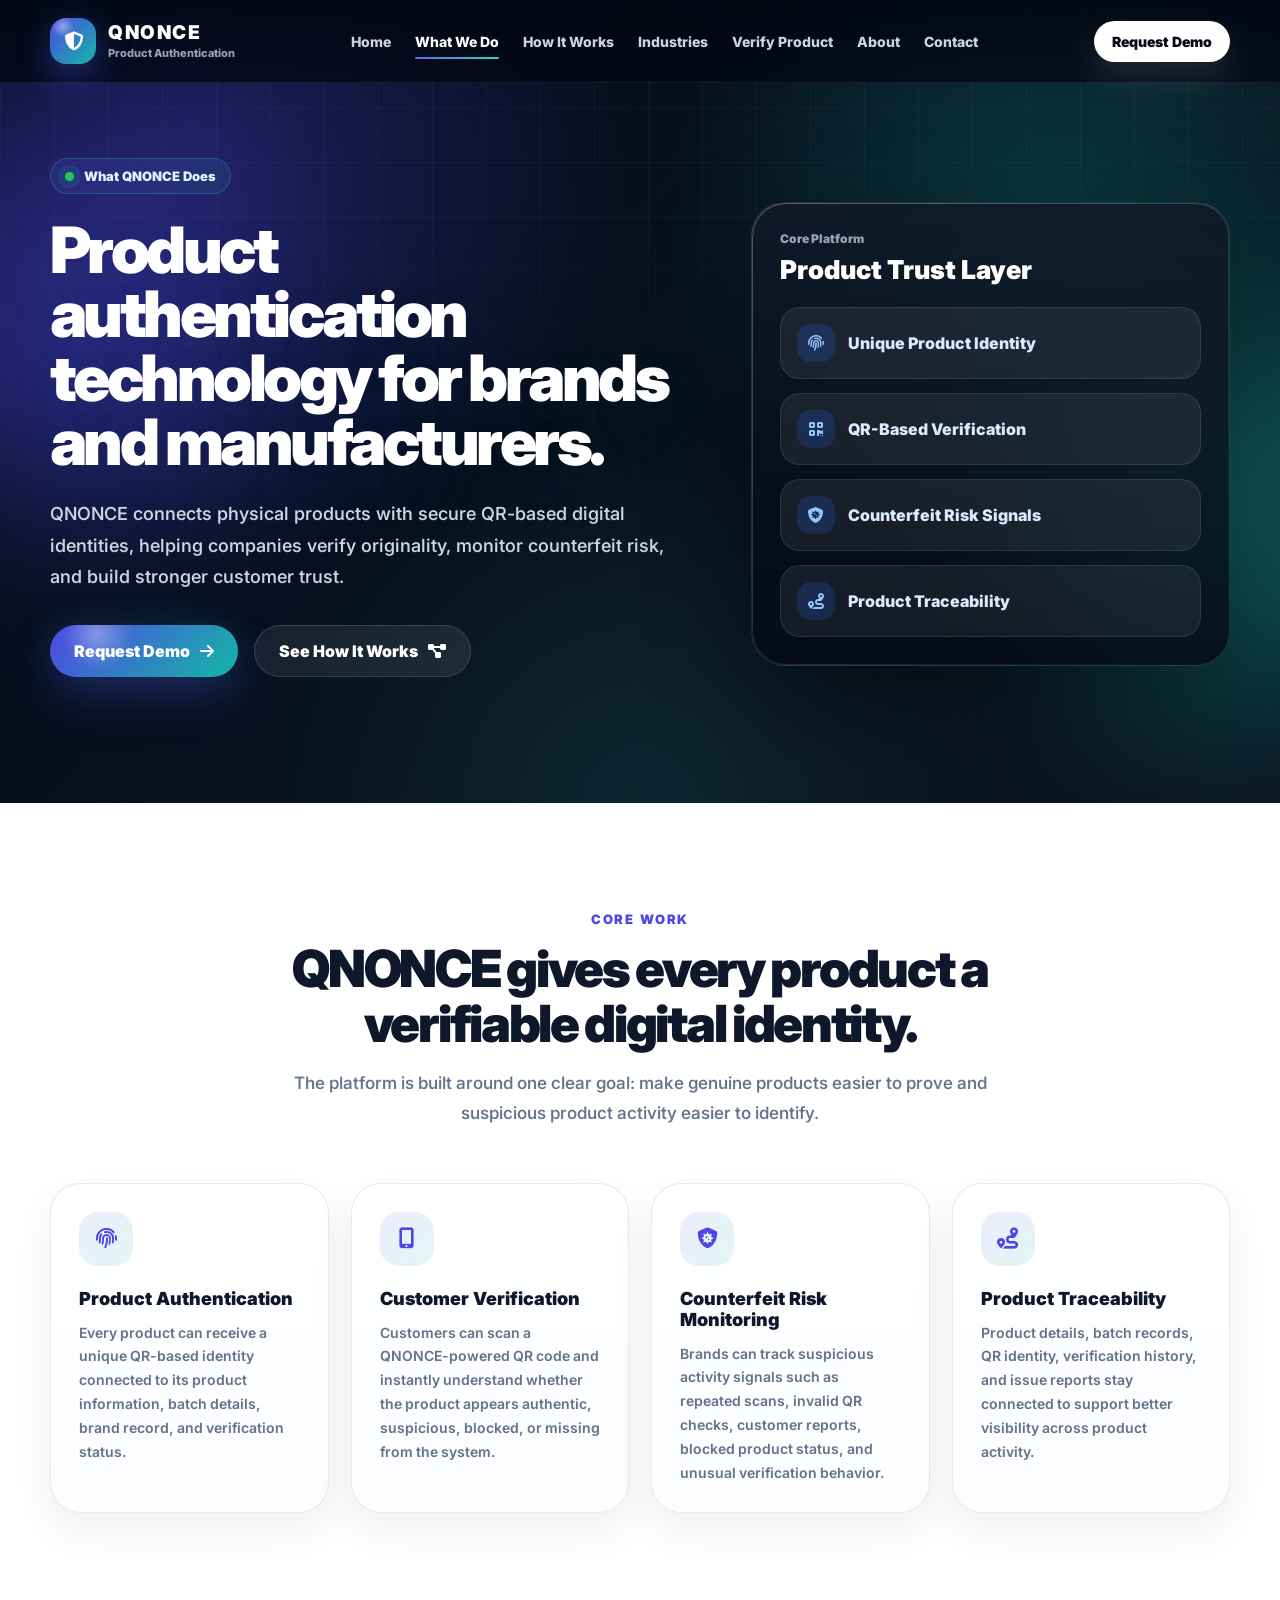
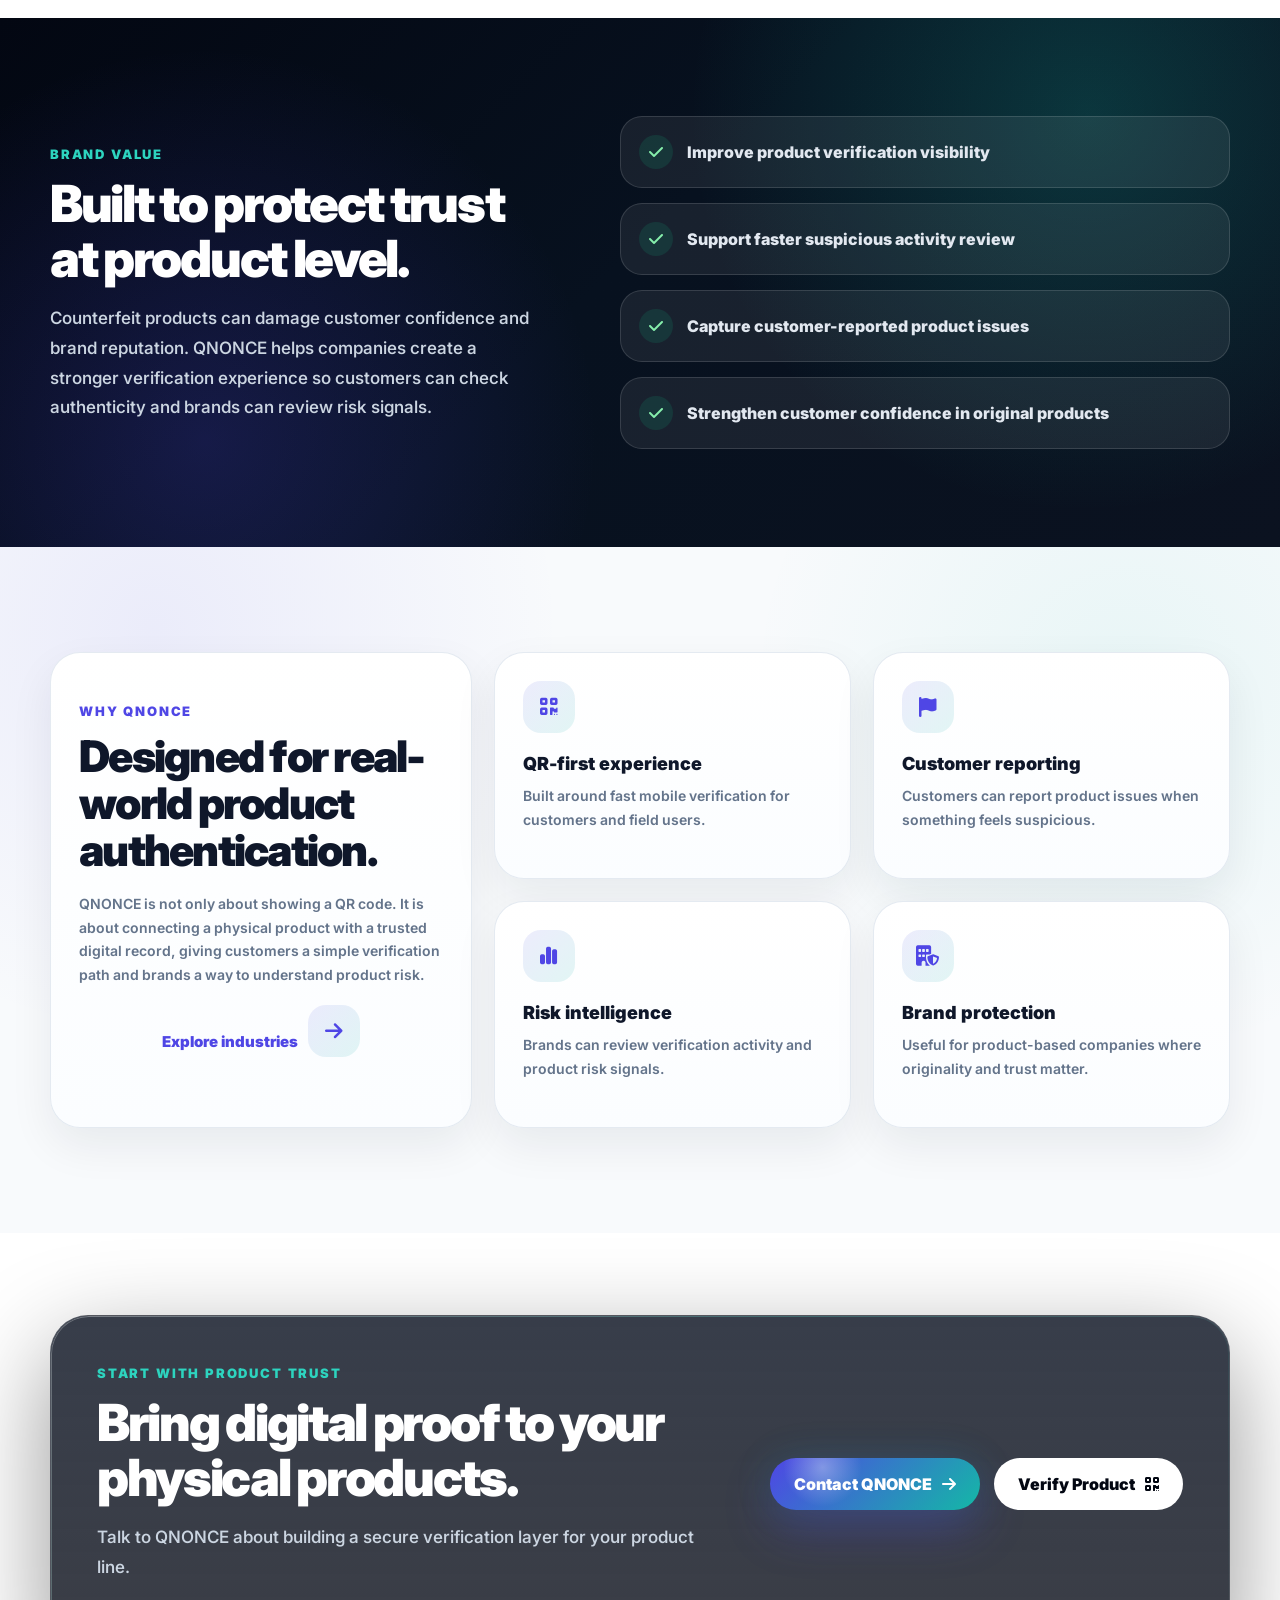
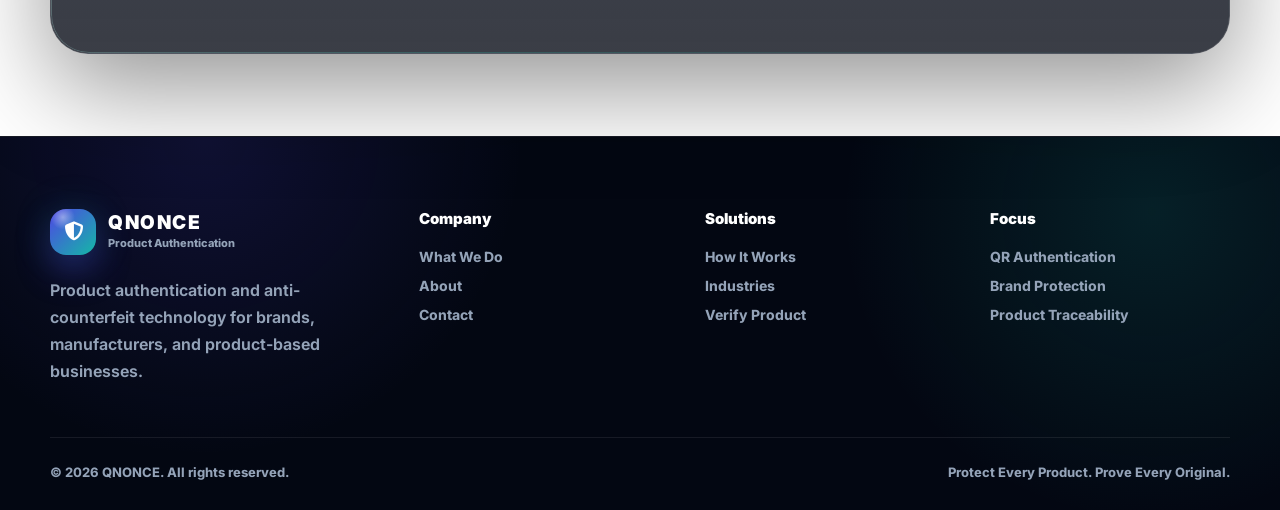
<file: what-we-do.html>
<!DOCTYPE html>
<html lang="en">

<head>
  <meta charset="UTF-8" />
  <meta name="viewport" content="width=device-width, initial-scale=1.0" />

  <title>What We Do | QNONCE</title>

  <meta name="description"
    content="QNONCE provides product authentication, QR-based verification, counterfeit risk monitoring, and product traceability for brands and manufacturers." />

  <link rel="preconnect" href="https://fonts.googleapis.com" />
  <link rel="preconnect" href="https://fonts.gstatic.com" crossorigin />

  <link href="https://fonts.googleapis.com/css2?family=Inter:wght@400;500;600;700;800;900&display=swap"
    rel="stylesheet" />

  <link rel="stylesheet" href="https://cdnjs.cloudflare.com/ajax/libs/font-awesome/6.5.2/css/all.min.css" />

  <link rel="stylesheet" href="css/website.css" />
</head>

<body>

  <!-- Header -->
  <header class="site-header" id="siteHeader">
    <div class="container header-inner">

      <a href="index.html" class="brand">
        <span class="brand-mark">
          <i class="fa-solid fa-shield-halved"></i>
        </span>

        <span class="brand-text">
          <strong>QNONCE</strong>
          <small>Product Authentication</small>
        </span>
      </a>

      <nav class="site-nav" id="siteNav">
        <a href="index.html">Home</a>
        <a href="what-we-do.html" class="active">What We Do</a>
        <a href="how-it-works.html">How It Works</a>
        <a href="industries.html">Industries</a>
        <a href="verify-product.html">Verify Product</a>
        <a href="about.html">About</a>
        <a href="contact.html">Contact</a>
      </nav>

      <div class="header-actions">
        <a href="contact.html" class="header-demo-btn">Request Demo</a>

        <button class="mobile-menu-btn" id="mobileMenuBtn" aria-label="Open menu">
          <i class="fa-solid fa-bars"></i>
        </button>
      </div>

    </div>
  </header>

  <main>

    <!-- Page Hero -->
    <section class="inner-hero">
      <div class="hero-bg-grid"></div>
      <div class="hero-light hero-light-one"></div>
      <div class="hero-light hero-light-two"></div>

      <div class="container inner-hero-grid">

        <div class="inner-hero-content">
          <div class="hero-badge">
            <span class="live-dot"></span>
            What QNONCE Does
          </div>

          <h1>
            Product authentication technology for brands and manufacturers.
          </h1>

          <p>
            QNONCE connects physical products with secure QR-based digital identities, helping companies verify
            originality, monitor counterfeit risk, and build stronger customer trust.
          </p>

          <div class="hero-actions">
            <a href="contact.html" class="primary-btn">
              Request Demo
              <i class="fa-solid fa-arrow-right"></i>
            </a>

            <a href="how-it-works.html" class="secondary-btn">
              See How It Works
              <i class="fa-solid fa-diagram-project"></i>
            </a>
          </div>
        </div>

        <div class="inner-visual-card">
          <div class="inner-visual-header">
            <span>Core Platform</span>
            <strong>Product Trust Layer</strong>
          </div>

          <div class="trust-layer-list">
            <div>
              <i class="fa-solid fa-fingerprint"></i>
              <span>Unique Product Identity</span>
            </div>

            <div>
              <i class="fa-solid fa-qrcode"></i>
              <span>QR-Based Verification</span>
            </div>

            <div>
              <i class="fa-solid fa-shield-virus"></i>
              <span>Counterfeit Risk Signals</span>
            </div>

            <div>
              <i class="fa-solid fa-route"></i>
              <span>Product Traceability</span>
            </div>
          </div>
        </div>

      </div>
    </section>

    <!-- Core Work -->
    <section class="content-section">
      <div class="container">

        <div class="section-heading">
          <span class="section-label">Core Work</span>
          <h2>QNONCE gives every product a verifiable digital identity.</h2>
          <p>
            The platform is built around one clear goal: make genuine products easier to prove and suspicious
            product activity easier to identify.
          </p>
        </div>

        <div class="capability-grid">

          <div class="capability-card">
            <div class="capability-icon">
              <i class="fa-solid fa-fingerprint"></i>
            </div>

            <h3>Product Authentication</h3>

            <p>
              Every product can receive a unique QR-based identity connected to its product information, batch
              details, brand record, and verification status.
            </p>
          </div>

          <div class="capability-card">
            <div class="capability-icon">
              <i class="fa-solid fa-mobile-screen-button"></i>
            </div>

            <h3>Customer Verification</h3>

            <p>
              Customers can scan a QNONCE-powered QR code and instantly understand whether the product appears
              authentic, suspicious, blocked, or missing from the system.
            </p>
          </div>

          <div class="capability-card">
            <div class="capability-icon">
              <i class="fa-solid fa-shield-virus"></i>
            </div>

            <h3>Counterfeit Risk Monitoring</h3>

            <p>
              Brands can track suspicious activity signals such as repeated scans, invalid QR checks, customer
              reports, blocked product status, and unusual verification behavior.
            </p>
          </div>

          <div class="capability-card">
            <div class="capability-icon">
              <i class="fa-solid fa-route"></i>
            </div>

            <h3>Product Traceability</h3>

            <p>
              Product details, batch records, QR identity, verification history, and issue reports stay connected
              to support better visibility across product activity.
            </p>
          </div>

        </div>

      </div>
    </section>

    <!-- Brand Value -->
    <section class="dark-info-section">
      <div class="container dark-info-grid">

        <div>
          <span class="section-label">Brand Value</span>
          <h2>Built to protect trust at product level.</h2>
          <p>
            Counterfeit products can damage customer confidence and brand reputation. QNONCE helps companies create
            a stronger verification experience so customers can check authenticity and brands can review risk signals.
          </p>
        </div>

        <div class="value-list">

          <div class="value-item">
            <i class="fa-solid fa-check"></i>
            <span>Improve product verification visibility</span>
          </div>

          <div class="value-item">
            <i class="fa-solid fa-check"></i>
            <span>Support faster suspicious activity review</span>
          </div>

          <div class="value-item">
            <i class="fa-solid fa-check"></i>
            <span>Capture customer-reported product issues</span>
          </div>

          <div class="value-item">
            <i class="fa-solid fa-check"></i>
            <span>Strengthen customer confidence in original products</span>
          </div>

        </div>

      </div>
    </section>

    <!-- What Makes It Suitable -->
    <section class="content-section soft-bg">
      <div class="container proof-grid">

        <div class="proof-card large">
          <span class="section-label">Why QNONCE</span>
          <h2>Designed for real-world product authentication.</h2>
          <p>
            QNONCE is not only about showing a QR code. It is about connecting a physical product with a trusted
            digital record, giving customers a simple verification path and brands a way to understand product risk.
          </p>

          <a href="industries.html" class="text-link">
            Explore industries
            <i class="fa-solid fa-arrow-right"></i>
          </a>
        </div>

        <div class="proof-card">
          <i class="fa-solid fa-qrcode"></i>
          <h3>QR-first experience</h3>
          <p>Built around fast mobile verification for customers and field users.</p>
        </div>

        <div class="proof-card">
          <i class="fa-solid fa-flag"></i>
          <h3>Customer reporting</h3>
          <p>Customers can report product issues when something feels suspicious.</p>
        </div>

        <div class="proof-card">
          <i class="fa-solid fa-chart-simple"></i>
          <h3>Risk intelligence</h3>
          <p>Brands can review verification activity and product risk signals.</p>
        </div>

        <div class="proof-card">
          <i class="fa-solid fa-building-shield"></i>
          <h3>Brand protection</h3>
          <p>Useful for product-based companies where originality and trust matter.</p>
        </div>

      </div>
    </section>

    <!-- CTA -->
    <section class="home-cta-section">
      <div class="container home-cta-box">

        <div>
          <span class="section-label">Start with Product Trust</span>
          <h2>Bring digital proof to your physical products.</h2>
          <p>
            Talk to QNONCE about building a secure verification layer for your product line.
          </p>
        </div>

        <div class="cta-actions">
          <a href="contact.html" class="primary-btn">
            Contact QNONCE
            <i class="fa-solid fa-arrow-right"></i>
          </a>

          <a href="verify-product.html" class="secondary-light-btn">
            Verify Product
            <i class="fa-solid fa-qrcode"></i>
          </a>
        </div>

      </div>
    </section>

  </main>

  <!-- Footer -->
  <footer class="site-footer">
    <div class="container footer-grid">

      <div class="footer-brand">
        <a href="index.html" class="brand">
          <span class="brand-mark">
            <i class="fa-solid fa-shield-halved"></i>
          </span>

          <span class="brand-text">
            <strong>QNONCE</strong>
            <small>Product Authentication</small>
          </span>
        </a>

        <p>
          Product authentication and anti-counterfeit technology for brands, manufacturers, and product-based businesses.
        </p>
      </div>

      <div class="footer-links">
        <h4>Company</h4>
        <a href="what-we-do.html">What We Do</a>
        <a href="about.html">About</a>
        <a href="contact.html">Contact</a>
      </div>

      <div class="footer-links">
        <h4>Solutions</h4>
        <a href="how-it-works.html">How It Works</a>
        <a href="industries.html">Industries</a>
        <a href="verify-product.html">Verify Product</a>
      </div>

      <div class="footer-links">
        <h4>Focus</h4>
        <a href="what-we-do.html">QR Authentication</a>
        <a href="what-we-do.html">Brand Protection</a>
        <a href="what-we-do.html">Product Traceability</a>
      </div>

    </div>

    <div class="container footer-bottom">
      <p>© 2026 QNONCE. All rights reserved.</p>
      <span>Protect Every Product. Prove Every Original.</span>
    </div>
  </footer>

  <script src="js/website.js"></script>
</body>

</html>
</file>
<file: css/website.css>
/* =========================
   QNONCE PREMIUM WEBSITE THEME
========================= */

:root {
  /* Premium Cool Theme: Obsidian Aurora */
  --navy-950: #030712;
  --navy-900: #07111f;
  --navy-850: #0b1220;
  --navy-800: #111827;

  --blue-600: #4f46e5;
  --blue-500: #6366f1;
  --cyan-500: #14b8a6;
  --cyan-400: #2dd4bf;
  --emerald-500: #22c55e;
  --amber-500: #f59e0b;
  --red-500: #ef4444;

  --white: #ffffff;
  --slate-50: #f8fafc;
  --slate-100: #f1f5f9;
  --slate-200: #e2e8f0;
  --slate-400: #94a3b8;
  --slate-500: #64748b;
  --slate-700: #334155;
  --slate-900: #0f172a;

  --glass-border: rgba(255, 255, 255, 0.13);
  --dark-card: rgba(17, 24, 39, 0.82);

  --shadow-sm: 0 14px 34px rgba(15, 23, 42, 0.08);
  --shadow-md: 0 26px 70px rgba(15, 23, 42, 0.15);
  --shadow-dark: 0 34px 100px rgba(0, 0, 0, 0.42);

  --radius-sm: 14px;
  --radius-md: 22px;
  --radius-lg: 32px;
  --radius-xl: 42px;

  --transition: 0.25s ease;
}

/* =========================
   RESET
========================= */

* {
  margin: 0;
  padding: 0;
  box-sizing: border-box;
}

html {
  scroll-behavior: smooth;
}

body {
  font-family: "Inter", Arial, sans-serif;
  background: var(--white);
  color: var(--slate-900);
  overflow-x: hidden;
}

a {
  color: inherit;
  text-decoration: none;
}

button,
input,
select,
textarea {
  font-family: inherit;
}

button {
  cursor: pointer;
}

img {
  max-width: 100%;
  display: block;
}

.container {
  width: min(1180px, calc(100% - 40px));
  margin: 0 auto;
}

/* =========================
   HEADER
========================= */

.site-header {
  position: fixed;
  top: 0;
  left: 0;
  width: 100%;
  z-index: 999;
  padding: 18px 0;
  background: rgba(2, 6, 23, 0.74);
  backdrop-filter: blur(22px);
  border-bottom: 1px solid rgba(255, 255, 255, 0.08);
  transition: var(--transition);
}

.site-header.scrolled {
  padding: 12px 0;
  background: rgba(2, 6, 23, 0.94);
  box-shadow: 0 20px 55px rgba(0, 0, 0, 0.28);
}

.header-inner {
  display: flex;
  align-items: center;
  justify-content: space-between;
  gap: 22px;
}

.brand {
  display: inline-flex;
  align-items: center;
  gap: 12px;
  flex-shrink: 0;
}

.brand-mark {
  width: 46px;
  height: 46px;
  border-radius: 16px;
  display: inline-flex;
  align-items: center;
  justify-content: center;
  color: var(--white);
  background:
    radial-gradient(circle at 35% 20%, rgba(255, 255, 255, 0.34), transparent 24%),
    linear-gradient(135deg, var(--blue-600), var(--cyan-500));
  font-size: 19px;
  box-shadow: 0 16px 36px rgba(37, 99, 235, 0.38);
}

.brand-text {
  display: flex;
  flex-direction: column;
  line-height: 1.05;
}

.brand-text strong {
  color: var(--white);
  font-size: 19px;
  font-weight: 900;
  letter-spacing: 0.08em;
}

.brand-text small {
  color: var(--slate-400);
  font-size: 11px;
  font-weight: 800;
  margin-top: 5px;
}

.site-nav {
  display: flex;
  align-items: center;
  gap: 24px;
}

.site-nav a {
  position: relative;
  color: #cbd5e1;
  font-size: 14px;
  font-weight: 800;
  transition: var(--transition);
}

.site-nav a::after {
  content: "";
  position: absolute;
  left: 0;
  bottom: -9px;
  width: 0;
  height: 2px;
  border-radius: 999px;
  background: linear-gradient(90deg, var(--blue-500), var(--cyan-400));
  transition: var(--transition);
}

.site-nav a:hover,
.site-nav a.active {
  color: var(--white);
}

.site-nav a:hover::after,
.site-nav a.active::after {
  width: 100%;
}

.header-actions {
  display: flex;
  align-items: center;
  gap: 14px;
}

.header-demo-btn {
  padding: 12px 18px;
  border-radius: 999px;
  background: var(--white);
  color: var(--navy-950);
  font-size: 14px;
  font-weight: 900;
  box-shadow: 0 14px 35px rgba(255, 255, 255, 0.12);
  transition: var(--transition);
}

.header-demo-btn:hover {
  transform: translateY(-2px);
  box-shadow: 0 18px 45px rgba(255, 255, 255, 0.2);
}

.mobile-menu-btn {
  width: 44px;
  height: 44px;
  border: none;
  border-radius: 14px;
  background: rgba(255, 255, 255, 0.08);
  color: var(--white);
  font-size: 18px;
  display: none;
}

/* =========================
   BUTTONS
========================= */

.primary-btn,
.secondary-btn,
.secondary-light-btn,
.outline-dark-btn,
.text-link {
  display: inline-flex;
  align-items: center;
  justify-content: center;
  gap: 10px;
  font-weight: 900;
  transition: var(--transition);
}

.primary-btn {
  min-height: 52px;
  padding: 0 24px;
  border-radius: 999px;
  background:
    radial-gradient(circle at top left, rgba(255, 255, 255, 0.25), transparent 28%),
    linear-gradient(135deg, var(--blue-600), var(--cyan-500));
  color: var(--white);
  box-shadow: 0 20px 48px rgba(37, 99, 235, 0.35);
}

.primary-btn:hover {
  transform: translateY(-3px);
  box-shadow: 0 28px 65px rgba(37, 99, 235, 0.44);
}

.secondary-btn {
  min-height: 52px;
  padding: 0 24px;
  border-radius: 999px;
  color: var(--white);
  background: rgba(255, 255, 255, 0.08);
  border: 1px solid var(--glass-border);
}

.secondary-btn:hover {
  transform: translateY(-3px);
  background: rgba(255, 255, 255, 0.14);
}

.secondary-light-btn {
  min-height: 52px;
  padding: 0 24px;
  border-radius: 999px;
  background: var(--white);
  color: var(--navy-950);
}

.secondary-light-btn:hover {
  transform: translateY(-3px);
  box-shadow: 0 18px 40px rgba(255, 255, 255, 0.18);
}

.outline-dark-btn {
  min-height: 50px;
  padding: 0 22px;
  border-radius: 999px;
  color: var(--slate-900);
  border: 1px solid var(--slate-200);
  background: var(--white);
}

.outline-dark-btn:hover {
  transform: translateY(-3px);
  border-color: #bfdbfe;
  color: var(--blue-600);
  box-shadow: var(--shadow-sm);
}

.text-link {
  color: var(--blue-600);
  font-size: 15px;
}

.text-link:hover {
  gap: 14px;
}

.text-link.light {
  color: var(--cyan-400);
}

/* =========================
   HOME HERO
========================= */

.home-hero {
  position: relative;
  min-height: 100vh;
  padding: 160px 0 92px;
  background:
    radial-gradient(circle at 15% 18%, rgba(37, 99, 235, 0.24), transparent 32%),
    radial-gradient(circle at 84% 42%, rgba(6, 182, 212, 0.2), transparent 35%),
    linear-gradient(135deg, var(--navy-950), var(--navy-900) 50%, var(--navy-850));
  overflow: hidden;
}

.hero-bg-grid {
  position: absolute;
  inset: 0;
  background-image:
    linear-gradient(rgba(255, 255, 255, 0.035) 1px, transparent 1px),
    linear-gradient(90deg, rgba(255, 255, 255, 0.035) 1px, transparent 1px);
  background-size: 54px 54px;
  mask-image: linear-gradient(to bottom, black, transparent 82%);
  pointer-events: none;
}

.hero-light {
  position: absolute;
  width: 380px;
  height: 380px;
  border-radius: 999px;
  filter: blur(95px);
  opacity: 0.42;
}

.hero-light-one {
  left: -120px;
  top: 140px;
  background: var(--blue-600);
}

.hero-light-two {
  right: -130px;
  bottom: 90px;
  background: var(--cyan-500);
}

.home-hero-grid {
  position: relative;
  z-index: 2;
  display: grid;
  grid-template-columns: 1.04fr 0.96fr;
  align-items: center;
  gap: 72px;
}

.hero-badge {
  display: inline-flex;
  align-items: center;
  gap: 10px;
  padding: 9px 14px;
  border-radius: 999px;
  color: #dbeafe;
  background: rgba(37, 99, 235, 0.12);
  border: 1px solid rgba(147, 197, 253, 0.22);
  font-size: 13px;
  font-weight: 900;
  margin-bottom: 24px;
}

.live-dot {
  width: 9px;
  height: 9px;
  border-radius: 999px;
  background: var(--emerald-500);
  box-shadow: 0 0 0 7px rgba(16, 185, 129, 0.13);
}

.home-hero-content h1 {
  max-width: 780px;
  color: var(--white);
  font-size: clamp(46px, 6vw, 82px);
  line-height: 0.96;
  letter-spacing: -0.065em;
  font-weight: 900;
  margin-bottom: 28px;
}

.home-hero-content h1 span {
  display: block;
  background: linear-gradient(135deg, #ffffff, #bfdbfe, #67e8f9);
  -webkit-background-clip: text;
  -webkit-text-fill-color: transparent;
}

.home-hero-content p {
  max-width: 680px;
  color: #cbd5e1;
  font-size: 18px;
  line-height: 1.75;
  font-weight: 550;
  margin-bottom: 34px;
}

.hero-actions {
  display: flex;
  align-items: center;
  gap: 16px;
  flex-wrap: wrap;
  margin-bottom: 34px;
}

.hero-proof-row {
  display: grid;
  grid-template-columns: repeat(3, 1fr);
  gap: 14px;
  max-width: 720px;
}

.hero-proof-row div {
  padding: 16px;
  border-radius: var(--radius-md);
  background: rgba(255, 255, 255, 0.065);
  border: 1px solid rgba(255, 255, 255, 0.1);
}

.hero-proof-row strong {
  display: block;
  color: var(--white);
  font-size: 15px;
  font-weight: 900;
  margin-bottom: 6px;
}

.hero-proof-row span {
  color: var(--slate-400);
  font-size: 12px;
  font-weight: 800;
}

/* =========================
   ANIMATED HERO VISUAL
========================= */

.home-hero-visual {
  position: relative;
  min-height: 540px;
  display: flex;
  align-items: center;
  justify-content: center;
}

.orbit-ring {
  position: absolute;
  border-radius: 999px;
  border: 1px solid rgba(6, 182, 212, 0.24);
  animation: rotateRing 18s linear infinite;
}

.ring-one {
  width: 470px;
  height: 470px;
}

.ring-two {
  width: 350px;
  height: 350px;
  animation-direction: reverse;
  border-color: rgba(37, 99, 235, 0.3);
}

@keyframes rotateRing {
  from {
    transform: rotate(0deg);
  }

  to {
    transform: rotate(360deg);
  }
}

.auth-device {
  position: relative;
  z-index: 3;
  width: min(100%, 455px);
  padding: 24px;
  border-radius: 36px;
  background: rgba(15, 23, 42, 0.78);
  border: 1px solid var(--glass-border);
  box-shadow: var(--shadow-dark);
  backdrop-filter: blur(24px);
}

.device-header {
  display: flex;
  align-items: flex-start;
  justify-content: space-between;
  gap: 18px;
  margin-bottom: 22px;
}

.device-header span,
.identity-panel small {
  display: block;
  color: var(--slate-400);
  font-size: 12px;
  font-weight: 900;
  margin-bottom: 7px;
}

.device-header strong {
  color: var(--white);
  font-size: 22px;
  font-weight: 900;
}

.device-status {
  width: 42px;
  height: 42px;
  border-radius: 15px;
  color: #86efac;
  background: rgba(16, 185, 129, 0.13);
  display: inline-flex;
  align-items: center;
  justify-content: center;
  border: 1px solid rgba(134, 239, 172, 0.2);
}

.scan-area {
  display: grid;
  grid-template-columns: 145px 1fr;
  gap: 18px;
  padding: 18px;
  border-radius: 28px;
  background: rgba(255, 255, 255, 0.06);
  border: 1px solid rgba(255, 255, 255, 0.1);
  margin-bottom: 18px;
}

.qr-art {
  position: relative;
  height: 145px;
  border-radius: 24px;
  overflow: hidden;
  background:
    linear-gradient(90deg, #ffffff 9px, transparent 9px) 0 0 / 22px 22px,
    linear-gradient(#ffffff 9px, transparent 9px) 0 0 / 22px 22px,
    #dbeafe;
  display: flex;
  align-items: center;
  justify-content: center;
}

.qr-art span {
  position: absolute;
  width: 38px;
  height: 38px;
  border: 8px solid var(--navy-950);
}

.qr-art span:nth-child(1) {
  top: 13px;
  left: 13px;
}

.qr-art span:nth-child(2) {
  top: 13px;
  right: 13px;
}

.qr-art span:nth-child(3) {
  bottom: 13px;
  left: 13px;
}

.qr-art span:nth-child(4) {
  bottom: 13px;
  right: 13px;
  width: 28px;
  height: 28px;
}

.scan-line {
  position: absolute;
  left: 10px;
  right: 10px;
  height: 3px;
  border-radius: 999px;
  background: linear-gradient(90deg, transparent, var(--cyan-500), transparent);
  box-shadow: 0 0 20px rgba(6, 182, 212, 0.9);
  animation: scanMove 2.4s ease-in-out infinite;
}

@keyframes scanMove {
  0% {
    top: 14px;
    opacity: 0.2;
  }

  50% {
    opacity: 1;
  }

  100% {
    top: 128px;
    opacity: 0.2;
  }
}

.qr-art strong {
  position: relative;
  z-index: 3;
  width: 46px;
  height: 46px;
  border-radius: 15px;
  background: var(--navy-950);
  color: var(--white);
  display: inline-flex;
  align-items: center;
  justify-content: center;
  font-size: 13px;
  font-weight: 900;
}

.auth-result {
  display: flex;
  flex-direction: column;
  justify-content: center;
}

.auth-result small {
  color: var(--slate-400);
  font-size: 12px;
  font-weight: 900;
  margin-bottom: 8px;
}

.auth-result h3 {
  color: #86efac;
  font-size: 30px;
  font-weight: 900;
  margin-bottom: 8px;
}

.auth-result p {
  color: #cbd5e1;
  font-size: 13px;
  line-height: 1.55;
  font-weight: 700;
  margin: 0;
}

.identity-panel {
  display: grid;
  grid-template-columns: 1fr 1fr;
  gap: 14px;
}

.identity-panel div {
  padding: 16px;
  border-radius: 22px;
  background: rgba(255, 255, 255, 0.055);
  border: 1px solid rgba(255, 255, 255, 0.09);
}

.identity-panel strong {
  color: var(--white);
  font-size: 15px;
  font-weight: 900;
}

.identity-panel .safe-text {
  color: #86efac;
}

.floating-chip {
  position: absolute;
  z-index: 4;
  width: 292px;
  padding: 14px;
  border-radius: 22px;
  background: var(--white);
  box-shadow: 0 24px 70px rgba(0, 0, 0, 0.26);
  display: flex;
  align-items: flex-start;
  gap: 12px;
}

.floating-chip i {
  width: 42px;
  height: 42px;
  border-radius: 15px;
  display: inline-flex;
  align-items: center;
  justify-content: center;
  flex-shrink: 0;
}

.floating-chip strong {
  display: block;
  color: var(--slate-900);
  font-size: 14px;
  font-weight: 900;
  margin-bottom: 4px;
}

.floating-chip span {
  color: var(--slate-500);
  font-size: 12px;
  line-height: 1.45;
  font-weight: 750;
}

.chip-verified {
  top: 70px;
  right: -20px;
  animation: floatOne 4s ease-in-out infinite;
}

.chip-verified i {
  background: #dcfce7;
  color: #16a34a;
}

.chip-alert {
  bottom: 64px;
  left: -12px;
  animation: floatTwo 4.5s ease-in-out infinite;
}

.chip-alert i {
  background: #fef3c7;
  color: #d97706;
}

@keyframes floatOne {
  0%, 100% {
    transform: translateY(0);
  }

  50% {
    transform: translateY(-12px);
  }
}

@keyframes floatTwo {
  0%, 100% {
    transform: translateY(0);
  }

  50% {
    transform: translateY(14px);
  }
}

/* =========================
   IDENTITY STRIP
========================= */

.identity-strip {
  background: var(--navy-950);
  border-top: 1px solid rgba(255, 255, 255, 0.08);
  border-bottom: 1px solid rgba(255, 255, 255, 0.08);
}

.identity-strip-grid {
  display: grid;
  grid-template-columns: repeat(4, 1fr);
}

.identity-item {
  min-height: 96px;
  padding: 18px;
  display: flex;
  align-items: center;
  justify-content: center;
  gap: 13px;
  color: #dbeafe;
  border-left: 1px solid rgba(255, 255, 255, 0.08);
  font-size: 14px;
  font-weight: 900;
}

.identity-item:last-child {
  border-right: 1px solid rgba(255, 255, 255, 0.08);
}

.identity-item i {
  color: var(--cyan-400);
  font-size: 18px;
}

/* =========================
   COMMON HOME SECTIONS
========================= */

.home-section {
  padding: 105px 0;
}

.section-label {
  display: inline-block;
  color: var(--blue-600);
  font-size: 13px;
  font-weight: 900;
  text-transform: uppercase;
  letter-spacing: 0.14em;
  margin-bottom: 14px;
}

.section-heading {
  max-width: 780px;
  margin: 0 auto 54px;
  text-align: center;
}

.section-heading h2,
.intro-content h2,
.process-left h2,
.home-cta-box h2 {
  color: var(--slate-900);
  font-size: clamp(32px, 4vw, 54px);
  line-height: 1.08;
  letter-spacing: -0.045em;
  font-weight: 900;
  margin-bottom: 18px;
}

.section-heading p,
.intro-content p,
.process-left p,
.home-cta-box p {
  color: var(--slate-500);
  font-size: 17px;
  line-height: 1.75;
  font-weight: 550;
}

.center-action {
  display: flex;
  justify-content: center;
  margin-top: 36px;
}

/* =========================
   INTRO
========================= */

.home-intro-section {
  background: var(--white);
}

.intro-grid {
  display: grid;
  grid-template-columns: 0.85fr 1.15fr;
  align-items: center;
  gap: 68px;
}

.intro-content p {
  margin-bottom: 24px;
}

.intro-card-grid {
  display: grid;
  grid-template-columns: repeat(2, 1fr);
  gap: 20px;
}

.mini-card {
  padding: 26px;
  border-radius: 28px;
  background:
    linear-gradient(180deg, var(--white), #fbfdff);
  border: 1px solid var(--slate-200);
  box-shadow: var(--shadow-sm);
  transition: var(--transition);
}

.mini-card:hover {
  transform: translateY(-6px);
  border-color: #bfdbfe;
  box-shadow: var(--shadow-md);
}

.mini-card i {
  width: 52px;
  height: 52px;
  border-radius: 18px;
  background: #eff6ff;
  color: var(--blue-600);
  display: inline-flex;
  align-items: center;
  justify-content: center;
  font-size: 20px;
  margin-bottom: 20px;
}

.mini-card h3 {
  color: var(--slate-900);
  font-size: 18px;
  font-weight: 900;
  margin-bottom: 10px;
}

.mini-card p {
  color: var(--slate-500);
  font-size: 14px;
  line-height: 1.65;
  font-weight: 650;
}

/* =========================
   INDUSTRY PREVIEW
========================= */

.industry-preview-section {
  background:
    radial-gradient(circle at top left, rgba(37, 99, 235, 0.07), transparent 36%),
    var(--slate-50);
}

.industry-preview-grid {
  display: grid;
  grid-template-columns: repeat(6, 1fr);
  gap: 16px;
}

.industry-preview-card {
  min-height: 150px;
  padding: 22px;
  border-radius: 26px;
  background: var(--white);
  border: 1px solid var(--slate-200);
  box-shadow: 0 14px 34px rgba(15, 23, 42, 0.055);
  display: flex;
  flex-direction: column;
  justify-content: space-between;
  transition: var(--transition);
}

.industry-preview-card:hover {
  transform: translateY(-7px);
  border-color: #bfdbfe;
  box-shadow: var(--shadow-md);
}

.industry-preview-card i {
  color: var(--blue-600);
  font-size: 26px;
}

.industry-preview-card h3 {
  color: var(--slate-900);
  font-size: 15px;
  font-weight: 900;
  line-height: 1.25;
}

/* =========================
   PROCESS PREVIEW
========================= */

.process-preview-section {
  background:
    radial-gradient(circle at 85% 20%, rgba(6, 182, 212, 0.18), transparent 35%),
    linear-gradient(135deg, var(--navy-950), var(--navy-850));
  color: var(--white);
}

.process-preview-grid {
  display: grid;
  grid-template-columns: 0.88fr 1.12fr;
  gap: 70px;
  align-items: center;
}

.process-left .section-label,
.home-cta-box .section-label {
  color: var(--cyan-400);
}

.process-left h2,
.home-cta-box h2 {
  color: var(--white);
}

.process-left p,
.home-cta-box p {
  color: #cbd5e1;
  margin-bottom: 24px;
}

.process-steps-preview {
  display: grid;
  gap: 18px;
}

.process-step {
  padding: 22px;
  border-radius: 28px;
  background: rgba(255, 255, 255, 0.07);
  border: 1px solid var(--glass-border);
  display: flex;
  align-items: flex-start;
  gap: 18px;
  transition: var(--transition);
}

.process-step:hover {
  transform: translateX(8px);
  background: rgba(255, 255, 255, 0.1);
}

.process-step span {
  width: 48px;
  height: 48px;
  border-radius: 17px;
  background: rgba(37, 99, 235, 0.2);
  color: #93c5fd;
  display: inline-flex;
  align-items: center;
  justify-content: center;
  font-weight: 900;
  flex-shrink: 0;
}

.process-step h3 {
  color: var(--white);
  font-size: 18px;
  font-weight: 900;
  margin-bottom: 8px;
}

.process-step p {
  color: #cbd5e1;
  font-size: 14px;
  line-height: 1.65;
  font-weight: 550;
}

/* =========================
   CTA
========================= */

.home-cta-section {
  padding: 82px 0;
  background: var(--white);
}

.home-cta-box {
  position: relative;
  overflow: hidden;
  padding: 46px;
  border-radius: 38px;
  background:
    radial-gradient(circle at right top, rgba(6, 182, 212, 0.22), transparent 34%),
    linear-gradient(135deg, var(--navy-950), var(--navy-800));
  border: 1px solid rgba(255, 255, 255, 0.12);
  box-shadow: var(--shadow-dark);
  display: grid;
  grid-template-columns: 1fr auto;
  align-items: center;
  gap: 40px;
}

.home-cta-box p {
  max-width: 720px;
}

.cta-actions {
  display: flex;
  align-items: center;
  gap: 14px;
  flex-wrap: wrap;
}

/* =========================
   FOOTER
========================= */

.site-footer {
  background: var(--navy-950);
  color: var(--white);
  padding: 72px 0 30px;
  border-top: 1px solid rgba(255, 255, 255, 0.08);
}

.footer-grid {
  display: grid;
  grid-template-columns: 1.35fr repeat(3, 1fr);
  gap: 46px;
  margin-bottom: 52px;
}

.footer-brand p {
  max-width: 390px;
  color: var(--slate-400);
  line-height: 1.7;
  font-weight: 650;
  margin-top: 22px;
}

.footer-links {
  display: grid;
  gap: 12px;
  align-content: start;
}

.footer-links h4 {
  color: var(--white);
  font-size: 15px;
  font-weight: 900;
  margin-bottom: 8px;
}

.footer-links a {
  color: var(--slate-400);
  font-size: 14px;
  font-weight: 750;
  transition: var(--transition);
}

.footer-links a:hover {
  color: var(--white);
  transform: translateX(4px);
}

.footer-bottom {
  padding-top: 26px;
  border-top: 1px solid rgba(255, 255, 255, 0.08);
  display: flex;
  justify-content: space-between;
  gap: 20px;
  color: var(--slate-400);
  font-size: 13px;
  font-weight: 750;
}

/* =========================
   REVEAL ANIMATION
========================= */

.reveal-item {
  opacity: 0;
  transform: translateY(26px);
  transition: 0.75s ease;
}

.reveal-item.visible {
  opacity: 1;
  transform: translateY(0);
}

::selection {
  background: var(--blue-600);
  color: var(--white);
}

/* =========================
   RESPONSIVE
========================= */

@media (max-width: 1180px) {
  .site-nav {
    gap: 16px;
  }

  .site-nav a {
    font-size: 13px;
  }

  .home-hero-grid,
  .intro-grid,
  .process-preview-grid {
    grid-template-columns: 1fr;
  }

  .home-hero-visual {
    min-height: 520px;
  }

  .industry-preview-grid {
    grid-template-columns: repeat(3, 1fr);
  }

  .home-cta-box {
    grid-template-columns: 1fr;
  }
}

@media (max-width: 920px) {
  .mobile-menu-btn {
    display: inline-flex;
    align-items: center;
    justify-content: center;
  }

  .header-demo-btn {
    display: none;
  }

  .site-nav {
    position: fixed;
    top: 78px;
    left: 20px;
    right: 20px;
    display: none;
    flex-direction: column;
    align-items: flex-start;
    gap: 0;
    padding: 16px;
    border-radius: 24px;
    background: rgba(15, 23, 42, 0.98);
    border: 1px solid rgba(255, 255, 255, 0.1);
    box-shadow: var(--shadow-dark);
  }

  .site-nav.show {
    display: flex;
  }

  .site-nav a {
    width: 100%;
    padding: 14px;
    border-radius: 15px;
    font-size: 14px;
  }

  .site-nav a::after {
    display: none;
  }

  .site-nav a:hover,
  .site-nav a.active {
    background: rgba(255, 255, 255, 0.07);
  }

  .identity-strip-grid {
    grid-template-columns: repeat(2, 1fr);
  }

  .intro-card-grid {
    grid-template-columns: 1fr;
  }

  .footer-grid {
    grid-template-columns: repeat(2, 1fr);
  }
}

@media (max-width: 640px) {
  .container {
    width: min(100% - 28px, 1180px);
  }

  .home-hero {
    padding: 132px 0 72px;
  }

  .home-hero-content h1 {
    font-size: 42px;
    letter-spacing: -0.045em;
  }

  .home-hero-content p {
    font-size: 16px;
  }

  .hero-actions,
  .primary-btn,
  .secondary-btn,
  .secondary-light-btn,
  .outline-dark-btn {
    width: 100%;
  }

  .hero-actions a,
  .cta-actions a {
    width: 100%;
  }

  .hero-proof-row,
  .scan-area,
  .identity-panel,
  .industry-preview-grid {
    grid-template-columns: 1fr;
  }

  .home-hero-visual {
    min-height: auto;
    padding-top: 22px;
  }

  .orbit-ring {
    display: none;
  }

  .auth-device {
    padding: 18px;
    border-radius: 28px;
  }

  .device-header {
    flex-direction: column;
  }

  .floating-chip {
    position: relative;
    width: 100%;
    top: auto;
    left: auto;
    right: auto;
    bottom: auto;
    margin-top: 16px;
  }

  .chip-verified,
  .chip-alert {
    animation: none;
  }

  .identity-strip-grid {
    grid-template-columns: 1fr;
  }

  .identity-item {
    min-height: 78px;
    justify-content: flex-start;
  }

  .home-section {
    padding: 76px 0;
  }

  .section-heading {
    margin-bottom: 36px;
  }

  .section-heading h2,
  .intro-content h2,
  .process-left h2,
  .home-cta-box h2 {
    font-size: 32px;
  }

  .home-cta-box {
    padding: 28px;
    border-radius: 28px;
  }

  .footer-grid {
    grid-template-columns: 1fr;
  }

  .footer-bottom {
    flex-direction: column;
  }
}
/* =========================
   INNER PAGES
========================= */

.inner-hero {
  position: relative;
  padding: 158px 0 92px;
  background:
    radial-gradient(circle at 15% 20%, rgba(37, 99, 235, 0.24), transparent 34%),
    radial-gradient(circle at 85% 40%, rgba(6, 182, 212, 0.18), transparent 34%),
    linear-gradient(135deg, var(--navy-950), var(--navy-900) 55%, var(--navy-850));
  overflow: hidden;
}

.inner-hero-grid {
  position: relative;
  z-index: 2;
  display: grid;
  grid-template-columns: 1fr 0.76fr;
  align-items: center;
  gap: 70px;
}

.inner-hero-content h1 {
  color: var(--white);
  font-size: clamp(42px, 5vw, 68px);
  line-height: 1;
  letter-spacing: -0.055em;
  font-weight: 900;
  margin-bottom: 24px;
}

.inner-hero-content p {
  max-width: 700px;
  color: #cbd5e1;
  font-size: 18px;
  line-height: 1.75;
  font-weight: 550;
  margin-bottom: 32px;
}

.inner-visual-card {
  padding: 28px;
  border-radius: 34px;
  background: rgba(15, 23, 42, 0.76);
  border: 1px solid var(--glass-border);
  box-shadow: var(--shadow-dark);
  backdrop-filter: blur(22px);
}

.inner-visual-header {
  margin-bottom: 22px;
}

.inner-visual-header span {
  display: block;
  color: var(--slate-400);
  font-size: 12px;
  font-weight: 900;
  margin-bottom: 8px;
}

.inner-visual-header strong {
  color: var(--white);
  font-size: 26px;
  font-weight: 900;
}

.trust-layer-list {
  display: grid;
  gap: 14px;
}

.trust-layer-list div {
  padding: 16px;
  border-radius: 20px;
  background: rgba(255, 255, 255, 0.065);
  border: 1px solid rgba(255, 255, 255, 0.095);
  display: flex;
  align-items: center;
  gap: 13px;
  color: #dbeafe;
  font-weight: 850;
}

.trust-layer-list i {
  width: 38px;
  height: 38px;
  border-radius: 14px;
  background: rgba(37, 99, 235, 0.2);
  color: #93c5fd;
  display: inline-flex;
  align-items: center;
  justify-content: center;
}

.content-section {
  padding: 105px 0;
  background: var(--white);
}

.soft-bg {
  background:
    radial-gradient(circle at top left, rgba(37, 99, 235, 0.06), transparent 35%),
    var(--slate-50);
}

.capability-grid {
  display: grid;
  grid-template-columns: repeat(4, 1fr);
  gap: 22px;
}

.capability-card {
  padding: 28px;
  border-radius: 30px;
  background: var(--white);
  border: 1px solid var(--slate-200);
  box-shadow: var(--shadow-sm);
  transition: var(--transition);
}

.capability-card:hover {
  transform: translateY(-7px);
  border-color: #bfdbfe;
  box-shadow: var(--shadow-md);
}

.capability-icon {
  width: 54px;
  height: 54px;
  border-radius: 19px;
  background: #eff6ff;
  color: var(--blue-600);
  display: inline-flex;
  align-items: center;
  justify-content: center;
  font-size: 21px;
  margin-bottom: 22px;
}

.capability-card h3 {
  color: var(--slate-900);
  font-size: 18px;
  font-weight: 900;
  margin-bottom: 12px;
}

.capability-card p {
  color: var(--slate-500);
  font-size: 14px;
  line-height: 1.7;
  font-weight: 620;
}

.dark-info-section {
  padding: 98px 0;
  background:
    radial-gradient(circle at right top, rgba(6, 182, 212, 0.16), transparent 34%),
    linear-gradient(135deg, var(--navy-950), var(--navy-850));
  color: var(--white);
}

.dark-info-grid {
  display: grid;
  grid-template-columns: 0.9fr 1.1fr;
  align-items: center;
  gap: 70px;
}

.dark-info-grid .section-label {
  color: var(--cyan-400);
}

.dark-info-grid h2 {
  color: var(--white);
  font-size: clamp(32px, 4vw, 54px);
  line-height: 1.08;
  letter-spacing: -0.045em;
  font-weight: 900;
  margin-bottom: 18px;
}

.dark-info-grid p {
  color: #cbd5e1;
  font-size: 17px;
  line-height: 1.75;
  font-weight: 550;
}

.value-list {
  display: grid;
  gap: 15px;
}

.value-item {
  padding: 18px;
  border-radius: 22px;
  background: rgba(255, 255, 255, 0.07);
  border: 1px solid var(--glass-border);
  display: flex;
  align-items: center;
  gap: 14px;
}

.value-item i {
  width: 34px;
  height: 34px;
  border-radius: 999px;
  background: rgba(16, 185, 129, 0.14);
  color: #86efac;
  display: inline-flex;
  align-items: center;
  justify-content: center;
  flex-shrink: 0;
}

.value-item span {
  color: #e2e8f0;
  font-weight: 850;
}

.proof-grid {
  display: grid;
  grid-template-columns: 1.18fr 1fr 1fr;
  gap: 22px;
}

.proof-card {
  padding: 28px;
  border-radius: 30px;
  background: var(--white);
  border: 1px solid var(--slate-200);
  box-shadow: var(--shadow-sm);
  transition: var(--transition);
}

.proof-card:hover {
  transform: translateY(-6px);
  border-color: #bfdbfe;
  box-shadow: var(--shadow-md);
}

.proof-card.large {
  grid-row: span 2;
  display: flex;
  flex-direction: column;
  justify-content: center;
}

.proof-card i {
  width: 52px;
  height: 52px;
  border-radius: 18px;
  background: #eff6ff;
  color: var(--blue-600);
  display: inline-flex;
  align-items: center;
  justify-content: center;
  font-size: 20px;
  margin-bottom: 20px;
}

.proof-card h2 {
  color: var(--slate-900);
  font-size: clamp(30px, 3.4vw, 48px);
  line-height: 1.08;
  letter-spacing: -0.04em;
  font-weight: 900;
  margin-bottom: 18px;
}

.proof-card h3 {
  color: var(--slate-900);
  font-size: 18px;
  font-weight: 900;
  margin-bottom: 10px;
}

.proof-card p {
  color: var(--slate-500);
  font-size: 14px;
  line-height: 1.7;
  font-weight: 620;
  margin-bottom: 18px;
}

@media (max-width: 1180px) {
  .inner-hero-grid,
  .dark-info-grid {
    grid-template-columns: 1fr;
  }

  .capability-grid {
    grid-template-columns: repeat(2, 1fr);
  }

  .proof-grid {
    grid-template-columns: repeat(2, 1fr);
  }

  .proof-card.large {
    grid-column: span 2;
  }
}

@media (max-width: 640px) {
  .inner-hero {
    padding: 132px 0 72px;
  }

  .inner-hero-content h1 {
    font-size: 38px;
  }

  .inner-hero-content p {
    font-size: 16px;
  }

  .content-section,
  .dark-info-section {
    padding: 76px 0;
  }

  .capability-grid,
  .proof-grid {
    grid-template-columns: 1fr;
  }

  .proof-card.large {
    grid-column: span 1;
  }
}
/* =========================
   HOW IT WORKS PAGE
========================= */

.process-visual-card {
  position: relative;
}

.flow-mini-list {
  display: grid;
  gap: 14px;
}

.flow-mini-list div {
  padding: 16px;
  border-radius: 20px;
  background: rgba(255, 255, 255, 0.065);
  border: 1px solid rgba(255, 255, 255, 0.095);
  display: flex;
  align-items: center;
  gap: 14px;
}

.flow-mini-list span {
  width: 38px;
  height: 38px;
  border-radius: 14px;
  background: rgba(37, 99, 235, 0.2);
  color: #93c5fd;
  display: inline-flex;
  align-items: center;
  justify-content: center;
  font-size: 13px;
  font-weight: 900;
  flex-shrink: 0;
}

.flow-mini-list p {
  color: #dbeafe;
  font-size: 14px;
  font-weight: 850;
}

.detailed-process {
  display: grid;
  gap: 26px;
}

.detailed-step {
  position: relative;
  display: grid;
  grid-template-columns: 96px 1fr;
  gap: 28px;
  padding: 30px;
  border-radius: 34px;
  background: var(--white);
  border: 1px solid var(--slate-200);
  box-shadow: var(--shadow-sm);
  transition: var(--transition);
}

.detailed-step:hover {
  transform: translateY(-5px);
  border-color: #bfdbfe;
  box-shadow: var(--shadow-md);
}

.step-number {
  width: 72px;
  height: 72px;
  border-radius: 24px;
  background:
    radial-gradient(circle at top left, rgba(255, 255, 255, 0.35), transparent 30%),
    linear-gradient(135deg, var(--blue-600), var(--cyan-500));
  color: var(--white);
  display: inline-flex;
  align-items: center;
  justify-content: center;
  font-size: 20px;
  font-weight: 900;
  box-shadow: 0 18px 38px rgba(37, 99, 235, 0.25);
}

.step-content span {
  display: inline-block;
  color: var(--blue-600);
  font-size: 12px;
  font-weight: 900;
  text-transform: uppercase;
  letter-spacing: 0.14em;
  margin-bottom: 10px;
}

.step-content h3 {
  color: var(--slate-900);
  font-size: 25px;
  font-weight: 900;
  letter-spacing: -0.025em;
  margin-bottom: 12px;
}

.step-content p {
  color: var(--slate-500);
  font-size: 15px;
  line-height: 1.75;
  font-weight: 600;
  margin-bottom: 18px;
}

.step-content ul {
  list-style: none;
  display: flex;
  align-items: center;
  gap: 12px;
  flex-wrap: wrap;
}

.step-content li {
  padding: 9px 12px;
  border-radius: 999px;
  background: #eff6ff;
  color: var(--blue-600);
  font-size: 12px;
  font-weight: 900;
  display: inline-flex;
  align-items: center;
  gap: 7px;
}

.experience-grid {
  display: grid;
  grid-template-columns: 0.9fr 1.1fr;
  gap: 70px;
  align-items: center;
}

.experience-grid .section-label {
  color: var(--cyan-400);
}

.experience-grid h2 {
  color: var(--white);
  font-size: clamp(32px, 4vw, 54px);
  line-height: 1.08;
  letter-spacing: -0.045em;
  font-weight: 900;
  margin-bottom: 18px;
}

.experience-grid p {
  color: #cbd5e1;
  font-size: 17px;
  line-height: 1.75;
  font-weight: 550;
}

.experience-cards {
  display: grid;
  grid-template-columns: repeat(2, 1fr);
  gap: 20px;
}

.experience-card {
  padding: 28px;
  border-radius: 30px;
  background: rgba(255, 255, 255, 0.07);
  border: 1px solid var(--glass-border);
}

.experience-card i {
  width: 54px;
  height: 54px;
  border-radius: 19px;
  background: rgba(37, 99, 235, 0.2);
  color: #93c5fd;
  display: inline-flex;
  align-items: center;
  justify-content: center;
  font-size: 21px;
  margin-bottom: 22px;
}

.experience-card h3 {
  color: var(--white);
  font-size: 21px;
  font-weight: 900;
  margin-bottom: 12px;
}

.experience-card p {
  color: #cbd5e1;
  font-size: 14px;
  line-height: 1.7;
  font-weight: 550;
}

@media (max-width: 920px) {
  .experience-grid,
  .experience-cards {
    grid-template-columns: 1fr;
  }
}

@media (max-width: 640px) {
  .detailed-step {
    grid-template-columns: 1fr;
  }

  .step-number {
    width: 64px;
    height: 64px;
  }
}
/* =========================
   INDUSTRIES PAGE
========================= */

.industry-visual-card {
  overflow: hidden;
}

.sector-focus-grid {
  display: grid;
  grid-template-columns: repeat(2, 1fr);
  gap: 14px;
}

.sector-focus-grid div {
  min-height: 118px;
  padding: 18px;
  border-radius: 22px;
  background: rgba(255, 255, 255, 0.065);
  border: 1px solid rgba(255, 255, 255, 0.095);
  display: flex;
  flex-direction: column;
  justify-content: space-between;
}

.sector-focus-grid i {
  color: var(--cyan-400);
  font-size: 24px;
}

.sector-focus-grid span {
  color: #dbeafe;
  font-weight: 900;
}

.full-industry-grid {
  display: grid;
  grid-template-columns: repeat(4, 1fr);
  gap: 22px;
}

.full-industry-card {
  padding: 28px;
  border-radius: 30px;
  background: var(--white);
  border: 1px solid var(--slate-200);
  box-shadow: var(--shadow-sm);
  transition: var(--transition);
}

.full-industry-card:hover {
  transform: translateY(-7px);
  border-color: #bfdbfe;
  box-shadow: var(--shadow-md);
}

.industry-icon {
  width: 56px;
  height: 56px;
  border-radius: 20px;
  background: #eff6ff;
  color: var(--blue-600);
  display: inline-flex;
  align-items: center;
  justify-content: center;
  font-size: 22px;
  margin-bottom: 22px;
}

.full-industry-card h3 {
  color: var(--slate-900);
  font-size: 19px;
  font-weight: 900;
  margin-bottom: 12px;
}

.full-industry-card p {
  color: var(--slate-500);
  font-size: 14px;
  line-height: 1.7;
  font-weight: 620;
  margin-bottom: 18px;
}

.full-industry-card ul {
  list-style: none;
  display: grid;
  gap: 9px;
}

.full-industry-card li {
  position: relative;
  padding-left: 18px;
  color: var(--slate-700);
  font-size: 13px;
  font-weight: 800;
}

.full-industry-card li::before {
  content: "";
  position: absolute;
  left: 0;
  top: 8px;
  width: 7px;
  height: 7px;
  border-radius: 999px;
  background: var(--blue-600);
}

.sector-message-grid {
  display: grid;
  grid-template-columns: 1fr 0.72fr;
  align-items: center;
  gap: 70px;
}

.sector-message-grid .section-label {
  color: var(--cyan-400);
}

.sector-message-grid h2 {
  color: var(--white);
  font-size: clamp(32px, 4vw, 54px);
  line-height: 1.08;
  letter-spacing: -0.045em;
  font-weight: 900;
  margin-bottom: 18px;
}

.sector-message-grid p {
  color: #cbd5e1;
  font-size: 17px;
  line-height: 1.75;
  font-weight: 550;
}

.sector-risk-card {
  padding: 28px;
  border-radius: 32px;
  background: rgba(255, 255, 255, 0.075);
  border: 1px solid var(--glass-border);
}

.risk-card-header {
  display: flex;
  align-items: center;
  gap: 15px;
  margin-bottom: 24px;
}

.risk-card-header i {
  width: 54px;
  height: 54px;
  border-radius: 19px;
  background: rgba(16, 185, 129, 0.14);
  color: #86efac;
  display: inline-flex;
  align-items: center;
  justify-content: center;
  font-size: 21px;
}

.risk-card-header span {
  display: block;
  color: var(--slate-400);
  font-size: 12px;
  font-weight: 900;
  margin-bottom: 6px;
}

.risk-card-header strong {
  color: var(--white);
  font-size: 20px;
  font-weight: 900;
}

.risk-meter {
  height: 12px;
  border-radius: 999px;
  background: rgba(255, 255, 255, 0.12);
  overflow: hidden;
  margin-bottom: 20px;
}

.risk-meter div {
  width: 78%;
  height: 100%;
  border-radius: inherit;
  background: linear-gradient(90deg, var(--blue-600), var(--cyan-500), var(--emerald-500));
}

.sector-risk-card p {
  color: #cbd5e1;
  font-size: 14px;
  line-height: 1.7;
  font-weight: 550;
}

@media (max-width: 1180px) {
  .full-industry-grid {
    grid-template-columns: repeat(2, 1fr);
  }

  .sector-message-grid {
    grid-template-columns: 1fr;
  }
}

@media (max-width: 640px) {
  .sector-focus-grid,
  .full-industry-grid {
    grid-template-columns: 1fr;
  }
}
/* =========================
   VERIFY PRODUCT PAGE
========================= */

.verify-hero {
  padding-bottom: 100px;
}

.verify-visual-card {
  display: flex;
  justify-content: center;
}

.verify-phone-mockup {
  width: min(100%, 310px);
  padding: 14px;
  border-radius: 36px;
  background: #020617;
  border: 1px solid rgba(255, 255, 255, 0.14);
  box-shadow: 0 30px 90px rgba(0, 0, 0, 0.38);
}

.phone-top {
  width: 84px;
  height: 7px;
  border-radius: 999px;
  background: rgba(255, 255, 255, 0.18);
  margin: 0 auto 14px;
}

.phone-screen {
  padding: 24px;
  border-radius: 28px;
  background:
    radial-gradient(circle at top right, rgba(6, 182, 212, 0.16), transparent 35%),
    linear-gradient(180deg, #0f172a, #020617);
  text-align: center;
}

.phone-shield {
  width: 68px;
  height: 68px;
  border-radius: 24px;
  margin: 0 auto 18px;
  background: rgba(16, 185, 129, 0.14);
  color: #86efac;
  display: flex;
  align-items: center;
  justify-content: center;
  font-size: 26px;
  border: 1px solid rgba(134, 239, 172, 0.22);
}

.phone-screen h3 {
  color: var(--white);
  font-size: 22px;
  font-weight: 900;
  margin-bottom: 8px;
}

.phone-screen p {
  color: #cbd5e1;
  font-size: 13px;
  line-height: 1.55;
  font-weight: 650;
  margin-bottom: 18px;
}

.phone-qr {
  position: relative;
  width: 132px;
  height: 132px;
  border-radius: 22px;
  margin: 0 auto 18px;
  background:
    linear-gradient(90deg, #ffffff 8px, transparent 8px) 0 0 / 20px 20px,
    linear-gradient(#ffffff 8px, transparent 8px) 0 0 / 20px 20px,
    #dbeafe;
  display: flex;
  align-items: center;
  justify-content: center;
  overflow: hidden;
}

.phone-qr span {
  position: absolute;
  width: 34px;
  height: 34px;
  border: 7px solid var(--navy-950);
}

.phone-qr span:nth-child(1) {
  top: 12px;
  left: 12px;
}

.phone-qr span:nth-child(2) {
  top: 12px;
  right: 12px;
}

.phone-qr span:nth-child(3) {
  bottom: 12px;
  left: 12px;
}

.phone-qr strong {
  position: relative;
  z-index: 2;
  width: 42px;
  height: 42px;
  border-radius: 14px;
  background: var(--navy-950);
  color: var(--white);
  display: inline-flex;
  align-items: center;
  justify-content: center;
  font-size: 12px;
  font-weight: 900;
}

.phone-status-row {
  padding: 12px;
  border-radius: 16px;
  background: rgba(255, 255, 255, 0.07);
  border: 1px solid rgba(255, 255, 255, 0.09);
  display: flex;
  justify-content: space-between;
  gap: 12px;
  margin-top: 10px;
}

.phone-status-row span {
  color: var(--slate-400);
  font-size: 12px;
  font-weight: 850;
}

.phone-status-row strong {
  color: #86efac;
  font-size: 12px;
  font-weight: 900;
}

.verify-tool-grid {
  display: grid;
  grid-template-columns: 0.9fr 1.1fr;
  align-items: center;
  gap: 60px;
}

.verify-tool-content h2 {
  color: var(--slate-900);
  font-size: clamp(32px, 4vw, 52px);
  line-height: 1.08;
  letter-spacing: -0.045em;
  font-weight: 900;
  margin-bottom: 18px;
}

.verify-tool-content p {
  color: var(--slate-500);
  font-size: 17px;
  line-height: 1.75;
  font-weight: 550;
}

.verify-note {
  margin-top: 26px;
  padding: 18px;
  border-radius: 22px;
  background: #eff6ff;
  border: 1px solid #bfdbfe;
  display: flex;
  align-items: flex-start;
  gap: 13px;
}

.verify-note i {
  color: var(--blue-600);
  margin-top: 4px;
}

.verify-note p {
  font-size: 14px;
  line-height: 1.6;
  font-weight: 700;
  color: var(--slate-700);
}

.verify-tool-card {
  padding: 30px;
  border-radius: 34px;
  background: var(--white);
  border: 1px solid var(--slate-200);
  box-shadow: var(--shadow-md);
}

.verify-tool-header {
  display: flex;
  justify-content: space-between;
  align-items: flex-start;
  gap: 20px;
  margin-bottom: 24px;
}

.verify-tool-header span {
  display: block;
  color: var(--blue-600);
  font-size: 12px;
  font-weight: 900;
  text-transform: uppercase;
  letter-spacing: 0.13em;
  margin-bottom: 8px;
}

.verify-tool-header h3 {
  color: var(--slate-900);
  font-size: 28px;
  font-weight: 900;
}

.verify-tool-header > i {
  width: 54px;
  height: 54px;
  border-radius: 19px;
  background: #eff6ff;
  color: var(--blue-600);
  display: inline-flex;
  align-items: center;
  justify-content: center;
  font-size: 22px;
}

.verify-input-group {
  margin-bottom: 18px;
}

.verify-input-group label {
  display: block;
  color: var(--slate-900);
  font-size: 13px;
  font-weight: 900;
  margin-bottom: 9px;
}

.verify-input-group input {
  width: 100%;
  border: 1px solid var(--slate-200);
  background: var(--slate-50);
  color: var(--slate-900);
  border-radius: 16px;
  padding: 15px 16px;
  outline: none;
  font-size: 15px;
  font-weight: 750;
}

.verify-input-group input:focus {
  border-color: var(--blue-600);
  background: var(--white);
  box-shadow: 0 0 0 4px rgba(37, 99, 235, 0.1);
}

.verify-submit-btn {
  width: 100%;
}

.verification-result-box {
  margin-top: 22px;
  padding: 18px;
  border-radius: 24px;
  background: var(--slate-50);
  border: 1px solid var(--slate-200);
  display: flex;
  align-items: flex-start;
  gap: 14px;
}

.result-status-icon {
  width: 44px;
  height: 44px;
  border-radius: 16px;
  background: #eff6ff;
  color: var(--blue-600);
  display: inline-flex;
  align-items: center;
  justify-content: center;
  flex-shrink: 0;
}

.verification-result-box h4 {
  color: var(--slate-900);
  font-size: 16px;
  font-weight: 900;
  margin-bottom: 6px;
}

.verification-result-box p {
  color: var(--slate-500);
  font-size: 13px;
  line-height: 1.55;
  font-weight: 650;
}

.verification-result-box.success {
  background: #ecfdf5;
  border-color: #bbf7d0;
}

.verification-result-box.success .result-status-icon {
  background: #dcfce7;
  color: #16a34a;
}

.verification-result-box.warning {
  background: #fffbeb;
  border-color: #fde68a;
}

.verification-result-box.warning .result-status-icon {
  background: #fef3c7;
  color: #d97706;
}

.status-grid {
  display: grid;
  grid-template-columns: repeat(4, 1fr);
  gap: 22px;
}

.status-card {
  padding: 28px;
  border-radius: 30px;
  background: var(--white);
  border: 1px solid var(--slate-200);
  box-shadow: var(--shadow-sm);
  transition: var(--transition);
}

.status-card:hover {
  transform: translateY(-6px);
  box-shadow: var(--shadow-md);
}

.status-card i {
  width: 54px;
  height: 54px;
  border-radius: 19px;
  display: inline-flex;
  align-items: center;
  justify-content: center;
  font-size: 21px;
  margin-bottom: 22px;
}

.status-card.authentic i {
  background: #dcfce7;
  color: #16a34a;
}

.status-card.suspicious i {
  background: #fef3c7;
  color: #d97706;
}

.status-card.blocked i {
  background: #fee2e2;
  color: #dc2626;
}

.status-card.missing i {
  background: #eff6ff;
  color: var(--blue-600);
}

.status-card h3 {
  color: var(--slate-900);
  font-size: 18px;
  font-weight: 900;
  margin-bottom: 10px;
}

.status-card p {
  color: var(--slate-500);
  font-size: 14px;
  line-height: 1.7;
  font-weight: 620;
}

.verify-trust-grid {
  display: grid;
  grid-template-columns: 0.9fr 1.1fr;
  align-items: center;
  gap: 70px;
}

.verify-trust-grid .section-label {
  color: var(--cyan-400);
}

.verify-trust-grid h2 {
  color: var(--white);
  font-size: clamp(32px, 4vw, 54px);
  line-height: 1.08;
  letter-spacing: -0.045em;
  font-weight: 900;
  margin-bottom: 18px;
}

.verify-trust-grid p {
  color: #cbd5e1;
  font-size: 17px;
  line-height: 1.75;
  font-weight: 550;
}

.trust-check-list {
  display: grid;
  gap: 15px;
}

.trust-check-list div {
  padding: 18px;
  border-radius: 22px;
  background: rgba(255, 255, 255, 0.07);
  border: 1px solid var(--glass-border);
  display: flex;
  align-items: center;
  gap: 14px;
}

.trust-check-list i {
  width: 34px;
  height: 34px;
  border-radius: 999px;
  background: rgba(16, 185, 129, 0.14);
  color: #86efac;
  display: inline-flex;
  align-items: center;
  justify-content: center;
}

.trust-check-list span {
  color: #e2e8f0;
  font-weight: 850;
}

@media (max-width: 1180px) {
  .verify-tool-grid,
  .verify-trust-grid {
    grid-template-columns: 1fr;
  }

  .status-grid {
    grid-template-columns: repeat(2, 1fr);
  }
}

@media (max-width: 640px) {
  .status-grid {
    grid-template-columns: 1fr;
  }

  .verify-tool-card {
    padding: 22px;
  }
}
/* =========================
   ABOUT PAGE
========================= */

.about-visual-card {
  text-align: center;
}

.about-mark {
  width: 92px;
  height: 92px;
  border-radius: 30px;
  margin: 0 auto 22px;
  background:
    radial-gradient(circle at top left, rgba(255, 255, 255, 0.34), transparent 30%),
    linear-gradient(135deg, var(--blue-600), var(--cyan-500));
  color: var(--white);
  display: flex;
  align-items: center;
  justify-content: center;
  font-size: 34px;
  box-shadow: 0 24px 54px rgba(37, 99, 235, 0.35);
}

.about-visual-card h3 {
  color: var(--white);
  font-size: 32px;
  font-weight: 900;
  letter-spacing: 0.08em;
  margin-bottom: 8px;
}

.about-visual-card > p {
  color: #cbd5e1;
  font-size: 14px;
  font-weight: 750;
  margin-bottom: 24px;
}

.about-trust-list {
  display: grid;
  gap: 12px;
  text-align: left;
}

.about-trust-list div {
  padding: 15px;
  border-radius: 18px;
  background: rgba(255, 255, 255, 0.065);
  border: 1px solid rgba(255, 255, 255, 0.095);
  display: flex;
  align-items: center;
  gap: 12px;
}

.about-trust-list span {
  width: 36px;
  height: 36px;
  border-radius: 13px;
  background: rgba(37, 99, 235, 0.2);
  color: #93c5fd;
  display: inline-flex;
  align-items: center;
  justify-content: center;
  font-size: 12px;
  font-weight: 900;
}

.about-trust-list strong {
  color: #dbeafe;
  font-size: 14px;
  font-weight: 900;
}

.about-story-grid {
  display: grid;
  grid-template-columns: 1fr 0.72fr;
  align-items: center;
  gap: 70px;
}

.about-story-content h2 {
  color: var(--slate-900);
  font-size: clamp(34px, 4vw, 54px);
  line-height: 1.08;
  letter-spacing: -0.045em;
  font-weight: 900;
  margin-bottom: 20px;
}

.about-story-content p {
  color: var(--slate-500);
  font-size: 17px;
  line-height: 1.75;
  font-weight: 550;
  margin-bottom: 16px;
}

.about-story-card {
  padding: 34px;
  border-radius: 34px;
  background:
    radial-gradient(circle at top right, rgba(37, 99, 235, 0.1), transparent 40%),
    var(--white);
  border: 1px solid var(--slate-200);
  box-shadow: var(--shadow-md);
}

.about-story-card i {
  width: 62px;
  height: 62px;
  border-radius: 22px;
  background: #eff6ff;
  color: var(--blue-600);
  display: inline-flex;
  align-items: center;
  justify-content: center;
  font-size: 24px;
  margin-bottom: 24px;
}

.about-story-card h3 {
  color: var(--slate-900);
  font-size: 24px;
  font-weight: 900;
  margin-bottom: 12px;
}

.about-story-card p {
  color: var(--slate-500);
  font-size: 15px;
  line-height: 1.75;
  font-weight: 620;
}

.mission-grid {
  display: grid;
  grid-template-columns: repeat(2, 1fr);
  gap: 24px;
}

.mission-card {
  padding: 38px;
  border-radius: 36px;
  background: var(--white);
  border: 1px solid var(--slate-200);
  box-shadow: var(--shadow-sm);
}

.mission-card.dark {
  background:
    radial-gradient(circle at top right, rgba(6, 182, 212, 0.18), transparent 38%),
    linear-gradient(135deg, var(--navy-950), var(--navy-850));
  border-color: rgba(255, 255, 255, 0.1);
}

.mission-icon {
  width: 64px;
  height: 64px;
  border-radius: 22px;
  background: #eff6ff;
  color: var(--blue-600);
  display: inline-flex;
  align-items: center;
  justify-content: center;
  font-size: 24px;
  margin-bottom: 24px;
}

.mission-card.dark .mission-icon {
  background: rgba(37, 99, 235, 0.22);
  color: #93c5fd;
}

.mission-card h2 {
  color: var(--slate-900);
  font-size: clamp(28px, 3.2vw, 42px);
  line-height: 1.12;
  letter-spacing: -0.035em;
  font-weight: 900;
  margin-bottom: 18px;
}

.mission-card p {
  color: var(--slate-500);
  font-size: 15px;
  line-height: 1.75;
  font-weight: 620;
}

.mission-card.dark .section-label {
  color: var(--cyan-400);
}

.mission-card.dark h2 {
  color: var(--white);
}

.mission-card.dark p {
  color: #cbd5e1;
}

.principle-grid {
  display: grid;
  grid-template-columns: repeat(4, 1fr);
  gap: 22px;
}

.principle-card {
  padding: 28px;
  border-radius: 30px;
  background: var(--white);
  border: 1px solid var(--slate-200);
  box-shadow: var(--shadow-sm);
  transition: var(--transition);
}

.principle-card:hover {
  transform: translateY(-6px);
  border-color: #bfdbfe;
  box-shadow: var(--shadow-md);
}

.principle-card i {
  width: 54px;
  height: 54px;
  border-radius: 19px;
  background: #eff6ff;
  color: var(--blue-600);
  display: inline-flex;
  align-items: center;
  justify-content: center;
  font-size: 21px;
  margin-bottom: 22px;
}

.principle-card h3 {
  color: var(--slate-900);
  font-size: 18px;
  font-weight: 900;
  margin-bottom: 10px;
}

.principle-card p {
  color: var(--slate-500);
  font-size: 14px;
  line-height: 1.7;
  font-weight: 620;
}

@media (max-width: 1180px) {
  .about-story-grid {
    grid-template-columns: 1fr;
  }

  .principle-grid {
    grid-template-columns: repeat(2, 1fr);
  }
}

@media (max-width: 760px) {
  .mission-grid {
    grid-template-columns: 1fr;
  }
}

@media (max-width: 640px) {
  .principle-grid {
    grid-template-columns: 1fr;
  }

  .mission-card {
    padding: 28px;
    border-radius: 28px;
  }
}
/* =========================
   CONTACT PAGE
========================= */

.contact-visual-card h3 {
  color: var(--white);
  font-size: 28px;
  line-height: 1.2;
  letter-spacing: -0.03em;
  font-weight: 900;
  margin-bottom: 24px;
}

.contact-visual-icon {
  width: 76px;
  height: 76px;
  border-radius: 26px;
  background:
    radial-gradient(circle at top left, rgba(255, 255, 255, 0.34), transparent 30%),
    linear-gradient(135deg, var(--blue-600), var(--cyan-500));
  color: var(--white);
  display: inline-flex;
  align-items: center;
  justify-content: center;
  font-size: 28px;
  margin-bottom: 24px;
  box-shadow: 0 24px 54px rgba(37, 99, 235, 0.35);
}

.contact-point-list {
  display: grid;
  gap: 13px;
}

.contact-point-list div {
  padding: 15px;
  border-radius: 18px;
  background: rgba(255, 255, 255, 0.065);
  border: 1px solid rgba(255, 255, 255, 0.095);
  display: flex;
  align-items: center;
  gap: 12px;
}

.contact-point-list i {
  width: 32px;
  height: 32px;
  border-radius: 999px;
  background: rgba(16, 185, 129, 0.14);
  color: #86efac;
  display: inline-flex;
  align-items: center;
  justify-content: center;
}

.contact-point-list span {
  color: #dbeafe;
  font-size: 14px;
  font-weight: 900;
}

.contact-grid {
  display: grid;
  grid-template-columns: 0.82fr 1.18fr;
  align-items: start;
  gap: 60px;
}

.contact-info h2 {
  color: var(--slate-900);
  font-size: clamp(34px, 4vw, 54px);
  line-height: 1.08;
  letter-spacing: -0.045em;
  font-weight: 900;
  margin-bottom: 18px;
}

.contact-info > p {
  color: var(--slate-500);
  font-size: 17px;
  line-height: 1.75;
  font-weight: 550;
  margin-bottom: 28px;
}

.contact-info-list {
  display: grid;
  gap: 16px;
}

.contact-info-item {
  padding: 18px;
  border-radius: 24px;
  background: var(--white);
  border: 1px solid var(--slate-200);
  box-shadow: var(--shadow-sm);
  display: flex;
  align-items: flex-start;
  gap: 15px;
}

.contact-info-item i {
  width: 46px;
  height: 46px;
  border-radius: 16px;
  background: #eff6ff;
  color: var(--blue-600);
  display: inline-flex;
  align-items: center;
  justify-content: center;
  flex-shrink: 0;
}

.contact-info-item h3 {
  color: var(--slate-900);
  font-size: 16px;
  font-weight: 900;
  margin-bottom: 5px;
}

.contact-info-item p {
  color: var(--slate-500);
  font-size: 13px;
  line-height: 1.6;
  font-weight: 650;
}

.contact-form-card {
  padding: 32px;
  border-radius: 34px;
  background: var(--white);
  border: 1px solid var(--slate-200);
  box-shadow: var(--shadow-md);
}

.contact-form-header {
  margin-bottom: 24px;
}

.contact-form-header span {
  display: block;
  color: var(--blue-600);
  font-size: 12px;
  font-weight: 900;
  text-transform: uppercase;
  letter-spacing: 0.13em;
  margin-bottom: 8px;
}

.contact-form-header h3 {
  color: var(--slate-900);
  font-size: 30px;
  font-weight: 900;
  letter-spacing: -0.025em;
}

.form-row {
  display: grid;
  grid-template-columns: repeat(2, 1fr);
  gap: 16px;
}

.form-group {
  margin-bottom: 18px;
}

.form-group label {
  display: block;
  color: var(--slate-900);
  font-size: 13px;
  font-weight: 900;
  margin-bottom: 9px;
}

.form-group input,
.form-group select,
.form-group textarea {
  width: 100%;
  border: 1px solid var(--slate-200);
  background: var(--slate-50);
  color: var(--slate-900);
  border-radius: 16px;
  padding: 15px 16px;
  outline: none;
  font-size: 15px;
  font-weight: 700;
  transition: var(--transition);
}

.form-group textarea {
  resize: vertical;
  min-height: 130px;
}

.form-group input:focus,
.form-group select:focus,
.form-group textarea:focus {
  border-color: var(--blue-600);
  background: var(--white);
  box-shadow: 0 0 0 4px rgba(37, 99, 235, 0.1);
}

.contact-submit-btn {
  width: 100%;
  border: none;
}

.contact-success-message {
  display: none;
  margin-top: 18px;
  padding: 16px;
  border-radius: 20px;
  background: #ecfdf5;
  border: 1px solid #bbf7d0;
  color: #166534;
  font-size: 14px;
  line-height: 1.5;
  font-weight: 800;
  align-items: flex-start;
  gap: 10px;
}

.contact-success-message.show {
  display: flex;
}

.contact-success-message i {
  margin-top: 2px;
}

@media (max-width: 980px) {
  .contact-grid {
    grid-template-columns: 1fr;
  }
}

@media (max-width: 640px) {
  .form-row {
    grid-template-columns: 1fr;
  }

  .contact-form-card {
    padding: 24px;
    border-radius: 28px;
  }
}
/* =========================
   FINAL PREMIUM POLISH
   Theme: Obsidian Aurora
========================= */

/* Smooth premium body feel */
body {
  background:
    radial-gradient(circle at top left, rgba(79, 70, 229, 0.045), transparent 30%),
    radial-gradient(circle at top right, rgba(20, 184, 166, 0.04), transparent 28%),
    var(--white);
}

/* More premium header depth */
.site-header {
  background:
    linear-gradient(180deg, rgba(3, 7, 18, 0.9), rgba(3, 7, 18, 0.72));
}

.site-header.scrolled {
  background: rgba(3, 7, 18, 0.96);
}

/* Logo feels more expensive */
.brand-mark {
  background:
    radial-gradient(circle at 28% 18%, rgba(255, 255, 255, 0.42), transparent 24%),
    linear-gradient(135deg, #4f46e5 0%, #14b8a6 100%);
  box-shadow:
    0 16px 34px rgba(79, 70, 229, 0.34),
    0 0 40px rgba(20, 184, 166, 0.16);
}

/* Hero gets deeper premium gradient */
.home-hero,
.inner-hero {
  background:
    radial-gradient(circle at 16% 18%, rgba(79, 70, 229, 0.32), transparent 34%),
    radial-gradient(circle at 82% 28%, rgba(20, 184, 166, 0.24), transparent 32%),
    radial-gradient(circle at 50% 100%, rgba(45, 212, 191, 0.11), transparent 36%),
    linear-gradient(135deg, #030712 0%, #07111f 48%, #0b1220 100%);
}

/* Subtle premium grid */
.hero-bg-grid {
  background-image:
    linear-gradient(rgba(255, 255, 255, 0.04) 1px, transparent 1px),
    linear-gradient(90deg, rgba(255, 255, 255, 0.04) 1px, transparent 1px);
}

/* Premium headline shine */
.home-hero-content h1 span,
.inner-hero-content h1 {
  text-shadow: 0 22px 70px rgba(20, 184, 166, 0.12);
}

/* Badge more premium */
.hero-badge {
  background:
    linear-gradient(135deg, rgba(79, 70, 229, 0.18), rgba(20, 184, 166, 0.12));
  border: 1px solid rgba(45, 212, 191, 0.24);
  color: #e0f2fe;
}

/* Buttons with cooler premium gradient */
.primary-btn {
  background:
    radial-gradient(circle at 25% 18%, rgba(255, 255, 255, 0.34), transparent 24%),
    linear-gradient(135deg, #4f46e5 0%, #14b8a6 100%);
  box-shadow:
    0 20px 48px rgba(79, 70, 229, 0.3),
    0 0 40px rgba(20, 184, 166, 0.14);
}

.primary-btn:hover {
  box-shadow:
    0 28px 68px rgba(79, 70, 229, 0.38),
    0 0 54px rgba(20, 184, 166, 0.2);
}

/* Glass cards more clean */
.auth-device,
.inner-visual-card,
.home-cta-box {
  background:
    linear-gradient(180deg, rgba(17, 24, 39, 0.84), rgba(3, 7, 18, 0.78));
  border: 1px solid rgba(255, 255, 255, 0.13);
  box-shadow:
    0 34px 100px rgba(0, 0, 0, 0.42),
    inset 0 1px 0 rgba(255, 255, 255, 0.08);
}

/* QR visual extra glow */
.qr-art,
.phone-qr {
  box-shadow:
    inset 0 0 0 1px rgba(3, 7, 18, 0.08),
    0 0 36px rgba(20, 184, 166, 0.18);
}

.scan-line {
  background: linear-gradient(90deg, transparent, #2dd4bf, transparent);
  box-shadow: 0 0 24px rgba(45, 212, 191, 0.95);
}

/* White cards more expensive */
.mini-card,
.capability-card,
.full-industry-card,
.status-card,
.principle-card,
.proof-card,
.contact-form-card,
.verify-tool-card,
.contact-info-item,
.about-story-card,
.mission-card {
  background:
    linear-gradient(180deg, #ffffff 0%, #fbfdff 100%);
  border: 1px solid rgba(226, 232, 240, 0.9);
  box-shadow:
    0 18px 44px rgba(15, 23, 42, 0.07),
    inset 0 1px 0 rgba(255, 255, 255, 0.9);
}

.mini-card:hover,
.capability-card:hover,
.full-industry-card:hover,
.status-card:hover,
.principle-card:hover,
.proof-card:hover,
.contact-info-item:hover {
  transform: translateY(-7px);
  border-color: rgba(45, 212, 191, 0.45);
  box-shadow:
    0 28px 76px rgba(15, 23, 42, 0.14),
    0 0 40px rgba(20, 184, 166, 0.08);
}

/* Icons follow one premium color language */
.mini-card i,
.capability-icon,
.industry-icon,
.proof-card i,
.status-card.missing i,
.principle-card i,
.contact-info-item i,
.about-story-card i,
.mission-icon,
.verify-tool-header > i,
.result-status-icon {
  background: linear-gradient(135deg, rgba(79, 70, 229, 0.1), rgba(20, 184, 166, 0.12));
  color: #4f46e5;
}

/* Section backgrounds more layered */
.industry-preview-section,
.soft-bg {
  background:
    radial-gradient(circle at 12% 12%, rgba(79, 70, 229, 0.08), transparent 32%),
    radial-gradient(circle at 88% 20%, rgba(20, 184, 166, 0.07), transparent 30%),
    #f8fafc;
}

.process-preview-section,
.dark-info-section {
  background:
    radial-gradient(circle at 85% 18%, rgba(20, 184, 166, 0.22), transparent 34%),
    radial-gradient(circle at 16% 80%, rgba(79, 70, 229, 0.22), transparent 34%),
    linear-gradient(135deg, #030712 0%, #07111f 48%, #0b1220 100%);
}

/* Footer premium final feel */
.site-footer {
  background:
    radial-gradient(circle at 16% 0%, rgba(79, 70, 229, 0.16), transparent 28%),
    radial-gradient(circle at 90% 20%, rgba(20, 184, 166, 0.14), transparent 26%),
    #030712;
}

/* Form fields premium */
.form-group input,
.form-group select,
.form-group textarea,
.verify-input-group input {
  background: #f8fafc;
  border: 1px solid rgba(203, 213, 225, 0.9);
}

.form-group input:focus,
.form-group select:focus,
.form-group textarea:focus,
.verify-input-group input:focus {
  border-color: #14b8a6;
  box-shadow: 0 0 0 4px rgba(20, 184, 166, 0.12);
}

/* Better page scroll offset for fixed header */
section[id] {
  scroll-margin-top: 96px;
}

/* Small premium line under important cards */
.home-cta-box::before,
.auth-device::before,
.inner-visual-card::before {
  content: "";
  position: absolute;
  inset: 0;
  border-radius: inherit;
  padding: 1px;
  background: linear-gradient(135deg, rgba(255,255,255,0.28), rgba(45,212,191,0.22), transparent);
  -webkit-mask:
    linear-gradient(#000 0 0) content-box,
    linear-gradient(#000 0 0);
  -webkit-mask-composite: xor;
  mask-composite: exclude;
  pointer-events: none;
}

.home-cta-box,
.auth-device,
.inner-visual-card {
  position: relative;
}

/* Better mobile polish */
@media (max-width: 640px) {
  .site-header {
    padding: 12px 0;
  }

  .brand-mark {
    width: 42px;
    height: 42px;
    border-radius: 14px;
  }

  .brand-text strong {
    font-size: 17px;
  }

  .brand-text small {
    font-size: 10px;
  }

  .home-hero-content h1,
  .inner-hero-content h1 {
    line-height: 1.03;
  }

  .home-cta-box {
    box-shadow: 0 26px 70px rgba(0, 0, 0, 0.34);
  }
}
/* =========================
   HOME EXTRA PREMIUM ANIMATION
========================= */

.hero-particles {
  position: absolute;
  inset: 0;
  pointer-events: none;
}

.hero-particles span {
  position: absolute;
  width: 9px;
  height: 9px;
  border-radius: 999px;
  background: rgba(45, 212, 191, 0.85);
  box-shadow: 0 0 26px rgba(45, 212, 191, 0.85);
  animation: particleFloat 7s ease-in-out infinite;
}

.hero-particles span:nth-child(1) {
  top: 12%;
  left: 18%;
  animation-delay: 0s;
}

.hero-particles span:nth-child(2) {
  top: 22%;
  right: 10%;
  width: 7px;
  height: 7px;
  animation-delay: 1s;
}

.hero-particles span:nth-child(3) {
  bottom: 24%;
  left: 6%;
  width: 11px;
  height: 11px;
  animation-delay: 1.8s;
}

.hero-particles span:nth-child(4) {
  bottom: 14%;
  right: 20%;
  animation-delay: 2.6s;
}

.hero-particles span:nth-child(5) {
  top: 48%;
  left: 0;
  width: 6px;
  height: 6px;
  animation-delay: 3.4s;
}

.hero-particles span:nth-child(6) {
  top: 56%;
  right: 4%;
  width: 10px;
  height: 10px;
  animation-delay: 4.2s;
}

@keyframes particleFloat {
  0%, 100% {
    transform: translateY(0) scale(1);
    opacity: 0.35;
  }

  50% {
    transform: translateY(-24px) scale(1.18);
    opacity: 1;
  }
}

/* Hero card hover premium movement */
.auth-device {
  animation: heroDeviceFloat 5.5s ease-in-out infinite;
}

@keyframes heroDeviceFloat {
  0%, 100% {
    transform: translateY(0);
  }

  50% {
    transform: translateY(-12px);
  }
}

/* Animated trust journey */
.trust-journey-section {
  padding: 105px 0;
  background:
    radial-gradient(circle at 15% 15%, rgba(79, 70, 229, 0.08), transparent 32%),
    radial-gradient(circle at 88% 18%, rgba(20, 184, 166, 0.08), transparent 28%),
    var(--white);
}

.trust-journey-board {
  position: relative;
  display: grid;
  grid-template-columns: 1fr 70px 1fr 70px 1fr 70px 1fr;
  align-items: center;
  gap: 0;
  padding: 34px;
  border-radius: 38px;
  background:
    linear-gradient(180deg, #ffffff, #fbfdff);
  border: 1px solid rgba(226, 232, 240, 0.95);
  box-shadow:
    0 28px 80px rgba(15, 23, 42, 0.1),
    inset 0 1px 0 rgba(255, 255, 255, 0.95);
  overflow: hidden;
}

.trust-journey-board::before {
  content: "";
  position: absolute;
  width: 360px;
  height: 360px;
  right: -120px;
  top: -150px;
  background: radial-gradient(circle, rgba(20, 184, 166, 0.14), transparent 65%);
  pointer-events: none;
}

.journey-node {
  position: relative;
  z-index: 2;
  min-height: 245px;
  padding: 24px;
  border-radius: 28px;
  background: #f8fafc;
  border: 1px solid rgba(226, 232, 240, 0.9);
  transition: var(--transition);
}

.journey-node:hover {
  transform: translateY(-8px);
  background: var(--white);
  border-color: rgba(45, 212, 191, 0.5);
  box-shadow: 0 24px 64px rgba(15, 23, 42, 0.12);
}

.journey-node.active {
  background:
    radial-gradient(circle at top right, rgba(20, 184, 166, 0.12), transparent 38%),
    linear-gradient(135deg, #030712, #0b1220);
  border-color: rgba(45, 212, 191, 0.32);
  box-shadow:
    0 24px 70px rgba(3, 7, 18, 0.24),
    0 0 42px rgba(20, 184, 166, 0.12);
}

.journey-icon {
  width: 60px;
  height: 60px;
  border-radius: 22px;
  background: linear-gradient(135deg, rgba(79, 70, 229, 0.12), rgba(20, 184, 166, 0.14));
  color: #4f46e5;
  display: inline-flex;
  align-items: center;
  justify-content: center;
  font-size: 23px;
  margin-bottom: 22px;
}

.journey-node.active .journey-icon {
  background: rgba(45, 212, 191, 0.14);
  color: #5eead4;
}

.journey-node h3 {
  color: var(--slate-900);
  font-size: 19px;
  font-weight: 900;
  margin-bottom: 10px;
}

.journey-node p {
  color: var(--slate-500);
  font-size: 14px;
  line-height: 1.7;
  font-weight: 650;
}

.journey-node.active h3 {
  color: var(--white);
}

.journey-node.active p {
  color: #cbd5e1;
}

.journey-line {
  position: relative;
  z-index: 2;
  height: 3px;
  background: rgba(203, 213, 225, 0.9);
  overflow: hidden;
}

.journey-line span {
  position: absolute;
  inset: 0;
  width: 46%;
  background: linear-gradient(90deg, transparent, #14b8a6, transparent);
  animation: journeyMove 2.2s ease-in-out infinite;
}

@keyframes journeyMove {
  0% {
    left: -50%;
  }

  100% {
    left: 110%;
  }
}

/* Premium trust ticker */
.trust-ticker-section {
  padding: 0;
  background: #030712;
  overflow: hidden;
}

.trust-ticker {
  border-top: 1px solid rgba(255, 255, 255, 0.08);
  border-bottom: 1px solid rgba(255, 255, 255, 0.08);
  overflow: hidden;
  white-space: nowrap;
}

.ticker-track {
  display: inline-flex;
  align-items: center;
  gap: 18px;
  padding: 18px 0;
  animation: tickerMove 28s linear infinite;
}

.ticker-track span {
  display: inline-flex;
  align-items: center;
  gap: 10px;
  color: #dbeafe;
  font-size: 14px;
  font-weight: 900;
  padding: 10px 18px;
  border-radius: 999px;
  background: rgba(255, 255, 255, 0.065);
  border: 1px solid rgba(255, 255, 255, 0.09);
}

.ticker-track i {
  color: #2dd4bf;
}

@keyframes tickerMove {
  from {
    transform: translateX(0);
  }

  to {
    transform: translateX(-50%);
  }
}

/* Extra premium hero proof cards */
.hero-proof-row div {
  position: relative;
  overflow: hidden;
}

.hero-proof-row div::before {
  content: "";
  position: absolute;
  top: 0;
  left: -80%;
  width: 60%;
  height: 100%;
  background: linear-gradient(90deg, transparent, rgba(255, 255, 255, 0.12), transparent);
  animation: proofShine 4.5s ease-in-out infinite;
}

.hero-proof-row div:nth-child(2)::before {
  animation-delay: 1.2s;
}

.hero-proof-row div:nth-child(3)::before {
  animation-delay: 2.4s;
}

@keyframes proofShine {
  0% {
    left: -80%;
  }

  45%, 100% {
    left: 125%;
  }
}

/* Better responsive for journey */
@media (max-width: 1080px) {
  .trust-journey-board {
    grid-template-columns: 1fr;
    gap: 18px;
  }

  .journey-line {
    width: 3px;
    height: 54px;
    margin: 0 auto;
  }

  .journey-line span {
    width: 100%;
    height: 46%;
    animation: journeyMoveMobile 2.2s ease-in-out infinite;
  }

  @keyframes journeyMoveMobile {
    0% {
      top: -50%;
    }

    100% {
      top: 110%;
    }
  }
}

@media (max-width: 640px) {
  .trust-journey-section {
    padding: 76px 0;
  }

  .trust-journey-board {
    padding: 20px;
    border-radius: 28px;
  }

  .journey-node {
    min-height: auto;
    padding: 22px;
  }

  .ticker-track {
    animation-duration: 22s;
  }
}
/* =========================
   INDUSTRY ANIMATED VISUALS
========================= */

.industry-anim {
  position: relative;
  width: 82px;
  height: 82px;
  border-radius: 26px;
  margin-bottom: 22px;
  background:
    radial-gradient(circle at 30% 20%, rgba(255, 255, 255, 0.55), transparent 28%),
    linear-gradient(135deg, rgba(79, 70, 229, 0.14), rgba(20, 184, 166, 0.18));
  display: flex;
  align-items: center;
  justify-content: center;
  overflow: hidden;
  box-shadow:
    0 18px 42px rgba(15, 23, 42, 0.08),
    inset 0 1px 0 rgba(255, 255, 255, 0.75);
}

.industry-anim i {
  position: relative;
  z-index: 3;
  color: #4f46e5;
  font-size: 30px;
}

.anim-glow {
  position: absolute;
  width: 70px;
  height: 70px;
  border-radius: 999px;
  background: rgba(45, 212, 191, 0.26);
  filter: blur(18px);
  animation: industryGlow 3s ease-in-out infinite;
}

@keyframes industryGlow {
  0%, 100% {
    transform: scale(0.85);
    opacity: 0.35;
  }

  50% {
    transform: scale(1.15);
    opacity: 0.8;
  }
}

.scan-wave {
  position: absolute;
  left: 10px;
  right: 10px;
  height: 2px;
  border-radius: 999px;
  background: linear-gradient(90deg, transparent, #14b8a6, transparent);
  box-shadow: 0 0 18px rgba(20, 184, 166, 0.9);
  animation: industryScan 2.2s ease-in-out infinite;
}

@keyframes industryScan {
  0% {
    top: 14px;
    opacity: 0.2;
  }

  50% {
    opacity: 1;
  }

  100% {
    top: 66px;
    opacity: 0.2;
  }
}

.spark {
  position: absolute;
  width: 8px;
  height: 8px;
  border-radius: 999px;
  background: #2dd4bf;
  box-shadow: 0 0 18px rgba(45, 212, 191, 0.9);
  animation: sparkFloat 2.8s ease-in-out infinite;
}

.spark-one {
  top: 18px;
  right: 18px;
}

.spark-two {
  bottom: 18px;
  left: 18px;
  animation-delay: 1.1s;
}

@keyframes sparkFloat {
  0%, 100% {
    transform: translateY(0) scale(1);
    opacity: 0.45;
  }

  50% {
    transform: translateY(-10px) scale(1.3);
    opacity: 1;
  }
}

.pulse-dot {
  position: absolute;
  right: 16px;
  top: 16px;
  width: 11px;
  height: 11px;
  border-radius: 999px;
  background: #22c55e;
  box-shadow: 0 0 0 8px rgba(34, 197, 94, 0.12);
  animation: dotPulse 1.8s ease-in-out infinite;
}

@keyframes dotPulse {
  0%, 100% {
    transform: scale(0.9);
    opacity: 0.6;
  }

  50% {
    transform: scale(1.15);
    opacity: 1;
  }
}

.circuit-line {
  position: absolute;
  left: 12px;
  right: 12px;
  bottom: 18px;
  height: 2px;
  background: linear-gradient(90deg, #4f46e5, #14b8a6);
  animation: circuitPulse 2.5s ease-in-out infinite;
}

@keyframes circuitPulse {
  0%, 100% {
    opacity: 0.25;
    transform: scaleX(0.65);
  }

  50% {
    opacity: 1;
    transform: scaleX(1);
  }
}

.auto-anim i {
  animation: gearRotate 7s linear infinite;
}

@keyframes gearRotate {
  from {
    transform: rotate(0deg);
  }

  to {
    transform: rotate(360deg);
  }
}

.shine-line {
  position: absolute;
  width: 110px;
  height: 18px;
  background: linear-gradient(90deg, transparent, rgba(255,255,255,0.8), transparent);
  transform: rotate(-35deg);
  animation: gemShine 3s ease-in-out infinite;
}

@keyframes gemShine {
  0% {
    left: -110px;
    top: 60px;
  }

  45%, 100% {
    left: 95px;
    top: -20px;
  }
}

.agro-anim i {
  animation: leafGrow 2.8s ease-in-out infinite;
}

@keyframes leafGrow {
  0%, 100% {
    transform: scale(1) rotate(0deg);
  }

  50% {
    transform: scale(1.12) rotate(-4deg);
  }
}

/* =========================================================
   QNONCE MOBILE-FIRST RESPONSIVE PATCH
   Append at the end of the existing stylesheet.
   ========================================================= */

/* Prevent accidental horizontal overflow on small screens */
html,
body {
  width: 100%;
  max-width: 100%;
  overflow-x: clip;
}

.container {
  width: min(1180px, calc(100% - 40px));
}

/* Tablets and smaller laptops */
@media (max-width: 1024px) {
  .home-hero-grid,
  .intro-grid,
  .process-preview-grid,
  .inner-hero-grid,
  .dark-info-grid,
  .experience-grid {
    grid-template-columns: minmax(0, 1fr);
    gap: 38px;
  }

  .home-hero-visual {
    min-height: 460px;
  }

  .inner-hero-grid {
    gap: 36px;
  }

  .capability-grid {
    grid-template-columns: repeat(2, minmax(0, 1fr));
  }

  .industry-preview-grid {
    grid-template-columns: repeat(3, minmax(0, 1fr));
  }

  .proof-grid {
    grid-template-columns: repeat(2, minmax(0, 1fr));
  }

  .proof-card.large {
    grid-row: auto;
    grid-column: span 2;
  }

  .home-cta-box {
    grid-template-columns: minmax(0, 1fr);
    gap: 24px;
  }
}

/* Phones and compact tablets */
@media (max-width: 768px) {
  .container {
    width: calc(100% - 32px);
  }

  .site-header {
    padding: 12px 0;
  }

  .header-inner {
    gap: 12px;
  }

  .brand {
    gap: 9px;
  }

  .brand-mark {
    width: 40px;
    height: 40px;
    border-radius: 13px;
  }

  .brand-text strong {
    font-size: 17px;
  }

  .brand-text small {
    font-size: 10px;
  }

  .mobile-menu-btn {
    min-width: 44px;
    min-height: 44px;
  }

  .site-nav {
    top: 70px;
    left: 16px;
    right: 16px;
    max-height: calc(100dvh - 90px);
    overflow-y: auto;
    padding: 12px;
  }

  .site-nav a {
    min-height: 44px;
    display: flex;
    align-items: center;
  }

  .home-hero {
    min-height: auto;
    padding: 118px 0 60px;
  }

  .home-hero-grid {
    gap: 30px;
  }

  .home-hero-content h1 {
    font-size: clamp(2.25rem, 8vw, 3.4rem);
    line-height: 1.04;
    letter-spacing: -0.04em;
    overflow-wrap: anywhere;
  }

  .home-hero-content p,
  .inner-hero-content p {
    font-size: 16px;
    line-height: 1.7;
  }

  .hero-actions {
    display: grid;
    grid-template-columns: minmax(0, 1fr);
    gap: 12px;
  }

  .hero-actions a,
  .cta-actions a,
  .primary-btn,
  .secondary-btn,
  .secondary-light-btn,
  .outline-dark-btn {
    width: 100%;
    min-height: 48px;
    text-align: center;
  }

  .hero-proof-row {
    grid-template-columns: minmax(0, 1fr);
    gap: 10px;
  }

  .hero-proof-row div {
    padding: 14px;
  }

  .home-hero-visual {
    min-height: auto;
    display: grid;
    gap: 14px;
    padding-top: 4px;
  }

  .orbit-ring {
    display: none;
  }

  .auth-device {
    width: 100%;
    max-width: 100%;
    padding: 16px;
    border-radius: 24px;
  }

  .device-header {
    flex-direction: row;
    align-items: center;
    gap: 12px;
  }

  .device-header strong {
    font-size: 19px;
  }

  .scan-area {
    grid-template-columns: minmax(0, 1fr);
    gap: 14px;
    padding: 14px;
  }

  .qr-art {
    width: min(100%, 220px);
    height: auto;
    aspect-ratio: 1;
    margin-inline: auto;
  }

  .auth-result h3 {
    font-size: 25px;
  }

  .identity-panel {
    grid-template-columns: repeat(2, minmax(0, 1fr));
    gap: 10px;
  }

  .identity-panel div {
    padding: 12px;
  }

  .floating-chip {
    position: relative;
    inset: auto;
    width: 100%;
    max-width: 100%;
    margin-top: 0;
    animation: none;
  }

  .identity-strip-grid {
    grid-template-columns: repeat(2, minmax(0, 1fr));
  }

  .identity-item {
    min-height: 72px;
    justify-content: flex-start;
    padding: 14px 12px;
    font-size: 12px;
    gap: 9px;
  }

  .home-section,
  .content-section,
  .dark-info-section {
    padding: 64px 0;
  }

  .section-heading {
    margin-bottom: 32px;
  }

  .section-heading h2,
  .intro-content h2,
  .process-left h2,
  .home-cta-box h2,
  .dark-info-grid h2,
  .experience-grid h2 {
    font-size: clamp(1.8rem, 6vw, 2.4rem);
    line-height: 1.12;
  }

  .section-heading p,
  .intro-content p,
  .process-left p,
  .home-cta-box p,
  .dark-info-grid p,
  .experience-grid p {
    font-size: 15px;
    line-height: 1.7;
  }

  .intro-card-grid,
  .capability-grid,
  .industry-preview-grid,
  .proof-grid,
  .experience-cards {
    grid-template-columns: minmax(0, 1fr);
  }

  .proof-card.large {
    grid-column: auto;
  }

  .mini-card,
  .capability-card,
  .proof-card,
  .industry-preview-card,
  .experience-card {
    padding: 22px;
  }

  .industry-preview-card {
    min-height: 120px;
  }

  .detailed-step {
    grid-template-columns: minmax(0, 1fr);
    gap: 18px;
    padding: 22px;
  }

  .step-number {
    width: 56px;
    height: 56px;
    border-radius: 18px;
  }

  .step-content h3 {
    font-size: 21px;
  }

  .step-content ul {
    gap: 8px;
  }

  .home-cta-section {
    padding: 56px 0;
  }

  .home-cta-box {
    padding: 24px;
    border-radius: 24px;
  }

  .cta-actions {
    width: 100%;
    display: grid;
    grid-template-columns: minmax(0, 1fr);
  }

  .footer-grid {
    grid-template-columns: repeat(2, minmax(0, 1fr));
    gap: 28px 20px;
  }

  .site-footer {
    padding: 54px 0 24px;
  }

  .footer-bottom {
    flex-direction: column;
    gap: 12px;
  }
}

/* Narrow phones */
@media (max-width: 420px) {
  .container {
    width: calc(100% - 28px);
  }

  .brand-mark {
    width: 36px;
    height: 36px;
  }

  .brand-text strong {
    font-size: 15px;
  }

  .brand-text small {
    font-size: 9px;
  }

  .home-hero {
    padding-top: 108px;
  }

  .home-hero-content h1 {
    font-size: clamp(2rem, 9vw, 2.5rem);
  }

  .identity-strip-grid,
  .identity-panel,
  .footer-grid {
    grid-template-columns: minmax(0, 1fr);
  }

  .identity-item {
    min-height: 60px;
  }

  .auth-device {
    padding: 13px;
  }

  .device-header strong {
    font-size: 17px;
  }

  .home-cta-box {
    padding: 20px;
  }

  .detailed-step {
    padding: 18px;
  }
}

/* Respect users who prefer reduced motion */
@media (prefers-reduced-motion: reduce) {
  *,
  *::before,
  *::after {
    scroll-behavior: auto !important;
    animation-duration: 0.01ms !important;
    animation-iteration-count: 1 !important;
    transition-duration: 0.01ms !important;
  }
}

/* =========================================================
   FINAL MOBILE LAYOUT FIX — QNONCE HOME PAGE
   Desktop styles above are intentionally preserved.
   ========================================================= */

*,
*::before,
*::after {
  box-sizing: border-box;
}

html {
  max-width: 100%;
  overflow-x: clip;
  -webkit-text-size-adjust: 100%;
  text-size-adjust: 100%;
}

body {
  max-width: 100%;
  overflow-x: clip;
}

img,
svg,
video,
canvas {
  max-width: 100%;
}

.container,
.home-hero-grid,
.intro-grid,
.process-preview-grid,
.inner-hero-grid,
.dark-info-grid,
.experience-grid,
.home-cta-box,
.footer-grid {
  min-width: 0;
}

.home-hero-content,
.home-hero-visual,
.auth-device,
.scan-area,
.auth-result,
.intro-content,
.home-cta-box > div,
.footer-brand,
.footer-links {
  min-width: 0;
}

.home-hero-content h1,
.section-heading h2,
.intro-content h2,
.process-left h2,
.home-cta-box h2,
p,
h1,
h2,
h3,
a,
strong,
span {
  overflow-wrap: anywhere;
}

.site-header {
  width: 100%;
}

.header-inner {
  min-width: 0;
}

.site-nav a {
  white-space: normal;
}

button,
a {
  -webkit-tap-highlight-color: transparent;
}

button:focus-visible,
a:focus-visible {
  outline: 3px solid #2dd4bf;
  outline-offset: 3px;
}

/* The trust journey is a new homepage section and needs its own mobile layout. */
.trust-journey-board {
  min-width: 0;
  grid-template-columns: minmax(0, 1fr) 70px minmax(0, 1fr) 70px minmax(0, 1fr) 70px minmax(0, 1fr);
}

.journey-node {
  min-width: 0;
}

.journey-line {
  min-width: 0;
}

/* Keep the ticker clipped inside its own section instead of widening the page. */
.trust-ticker-section,
.trust-ticker {
  width: 100%;
  max-width: 100%;
  overflow: hidden;
}

.ticker-track {
  width: max-content;
  max-width: none;
  will-change: transform;
}

@media (max-width: 920px) {
  .site-nav {
    display: none;
    z-index: 1001;
  }

  .site-nav.show {
    display: flex;
  }

  .home-hero-grid,
  .intro-grid,
  .process-preview-grid {
    grid-template-columns: minmax(0, 1fr);
  }

  .home-hero-grid {
    gap: 32px;
  }

  .home-hero-visual {
    width: 100%;
    min-width: 0;
  }

  .trust-journey-board {
    grid-template-columns: minmax(0, 1fr);
    gap: 14px;
    padding: 24px;
  }

  .journey-line {
    width: 3px;
    height: 38px;
    margin: 0 auto;
  }

  .journey-line span {
    width: 100%;
    height: 45%;
    left: 0;
    top: 0;
    animation: journeyMoveMobileFinal 2.2s ease-in-out infinite;
  }

  @keyframes journeyMoveMobileFinal {
    0% { transform: translateY(-120%); opacity: 0; }
    30% { opacity: 1; }
    100% { transform: translateY(230%); opacity: 0; }
  }

  .home-cta-box {
    grid-template-columns: minmax(0, 1fr);
  }
}

@media (max-width: 640px) {
  .container {
    width: calc(100% - 32px);
  }

  .site-header {
    padding: 10px 0;
  }

  .header-inner {
    gap: 8px;
  }

  .brand {
    gap: 8px;
  }

  .brand-mark {
    width: 38px;
    height: 38px;
    border-radius: 12px;
    flex: 0 0 38px;
  }

  .brand-text strong {
    font-size: 16px;
    letter-spacing: 0.06em;
  }

  .brand-text small {
    font-size: 9px;
    line-height: 1.2;
  }

  .header-actions {
    gap: 0;
    margin-left: auto;
  }

  .mobile-menu-btn {
    display: inline-flex;
    width: 44px;
    height: 44px;
    flex: 0 0 44px;
    align-items: center;
    justify-content: center;
  }

  .site-nav {
    top: 66px;
    left: 12px;
    right: 12px;
    width: auto;
    max-height: calc(100dvh - 82px);
    overflow-y: auto;
    overscroll-behavior: contain;
    padding: 10px;
    gap: 2px;
    border-radius: 18px;
  }

  .site-nav a {
    width: 100%;
    min-height: 46px;
    padding: 12px 14px;
    font-size: 15px;
    line-height: 1.35;
  }

  .home-hero {
    min-height: auto;
    padding: 108px 0 54px;
  }

  .hero-bg-grid {
    background-size: 36px 36px;
  }

  .home-hero-content h1 {
    font-size: clamp(34px, 9.3vw, 44px);
    line-height: 1.05;
    letter-spacing: -0.04em;
    margin-bottom: 20px;
  }

  .hero-badge {
    max-width: 100%;
    font-size: 11px;
    line-height: 1.45;
    padding: 8px 11px;
    margin-bottom: 18px;
  }

  .home-hero-content p,
  .inner-hero-content p {
    font-size: 15px;
    line-height: 1.7;
  }

  .hero-actions {
    display: grid;
    grid-template-columns: minmax(0, 1fr);
    width: 100%;
    gap: 11px;
    margin-bottom: 24px;
  }

  .hero-actions a,
  .cta-actions a,
  .primary-btn,
  .secondary-btn,
  .secondary-light-btn,
  .outline-dark-btn {
    width: 100%;
    min-width: 0;
    min-height: 48px;
    padding: 12px 16px;
    justify-content: center;
    white-space: normal;
    text-align: center;
  }

  .hero-proof-row {
    grid-template-columns: minmax(0, 1fr);
    gap: 9px;
  }

  .hero-proof-row div {
    padding: 13px 14px;
  }

  .hero-proof-row strong {
    font-size: 14px;
  }

  .hero-proof-row span {
    font-size: 12px;
  }

  .home-hero-visual {
    display: flex;
    flex-direction: column;
    align-items: stretch;
    justify-content: flex-start;
    gap: 12px;
    min-height: 0;
    padding-top: 0;
  }

  .hero-particles,
  .orbit-ring {
    display: none;
  }

  .auth-device {
    width: 100%;
    max-width: 100%;
    padding: 15px;
    border-radius: 22px;
  }

  .device-header {
    flex-direction: row;
    align-items: center;
    gap: 10px;
    margin-bottom: 16px;
  }

  .device-header span,
  .identity-panel small {
    font-size: 10px;
  }

  .device-header strong {
    font-size: 16px;
    line-height: 1.3;
  }

  .device-status {
    width: 36px;
    height: 36px;
    flex: 0 0 36px;
  }

  .scan-area {
    grid-template-columns: minmax(0, 1fr);
    gap: 14px;
    padding: 13px;
    margin-bottom: 12px;
  }

  .qr-art {
    width: min(100%, 190px);
    height: auto;
    aspect-ratio: 1;
    margin: 0 auto;
  }

  .qr-art span {
    width: 30px;
    height: 30px;
    border-width: 6px;
  }

  .qr-art span:nth-child(1) { top: 10px; left: 10px; }
  .qr-art span:nth-child(2) { top: 10px; right: 10px; }
  .qr-art span:nth-child(3) { bottom: 10px; left: 10px; }

  .qr-art span:nth-child(4) {
    width: 24px;
    height: 24px;
    bottom: 10px;
    right: 10px;
  }

  .scan-line {
    left: 8px;
    right: 8px;
  }

  .auth-result h3 {
    font-size: 24px;
  }

  .auth-result p {
    font-size: 12px;
  }

  .identity-panel {
    grid-template-columns: repeat(2, minmax(0, 1fr));
    gap: 8px;
  }

  .identity-panel div {
    padding: 11px;
    min-width: 0;
  }

  .identity-panel strong {
    font-size: 12px;
    overflow-wrap: anywhere;
  }

  .floating-chip {
    position: static;
    width: 100%;
    max-width: 100%;
    margin: 0;
    padding: 12px;
    animation: none;
  }

  .floating-chip strong {
    font-size: 13px;
  }

  .floating-chip span {
    font-size: 11px;
  }

  .identity-strip-grid {
    grid-template-columns: repeat(2, minmax(0, 1fr));
  }

  .identity-item {
    min-width: 0;
    min-height: 72px;
    justify-content: flex-start;
    padding: 12px 9px;
    gap: 8px;
    font-size: 11px;
    line-height: 1.4;
  }

  .identity-item i {
    flex: 0 0 auto;
    font-size: 16px;
  }

  .home-section,
  .trust-journey-section,
  .content-section,
  .dark-info-section {
    padding: 58px 0;
  }

  .section-heading {
    margin-bottom: 28px;
  }

  .section-heading h2,
  .intro-content h2,
  .process-left h2,
  .home-cta-box h2,
  .dark-info-grid h2,
  .experience-grid h2 {
    font-size: clamp(27px, 7.5vw, 34px);
    line-height: 1.12;
    letter-spacing: -0.035em;
  }

  .section-heading p,
  .intro-content p,
  .process-left p,
  .home-cta-box p,
  .dark-info-grid p,
  .experience-grid p {
    font-size: 14px;
    line-height: 1.7;
  }

  .intro-card-grid,
  .capability-grid,
  .industry-preview-grid,
  .proof-grid,
  .experience-cards {
    grid-template-columns: minmax(0, 1fr);
    gap: 14px;
  }

  .mini-card,
  .capability-card,
  .proof-card,
  .industry-preview-card,
  .experience-card {
    padding: 20px;
    border-radius: 22px;
  }

  .industry-preview-card {
    min-height: 108px;
  }

  .trust-journey-board {
    padding: 14px;
    border-radius: 22px;
    gap: 10px;
  }

  .journey-node {
    min-height: 0;
    padding: 18px;
    border-radius: 18px;
  }

  .journey-node h3 {
    font-size: 17px;
  }

  .journey-node p {
    font-size: 13px;
    line-height: 1.6;
  }

  .journey-icon {
    margin-bottom: 12px;
  }

  .journey-line {
    height: 28px;
  }

  .ticker-track {
    gap: 10px;
    padding: 12px 0;
    animation-duration: 32s;
  }

  .ticker-track span {
    gap: 8px;
    padding: 9px 12px;
    font-size: 12px;
  }

  .process-step {
    padding: 17px;
    gap: 12px;
    border-radius: 20px;
  }

  .process-step span {
    width: 40px;
    height: 40px;
    flex: 0 0 40px;
    border-radius: 13px;
  }

  .process-step h3 {
    font-size: 16px;
  }

  .process-step p {
    font-size: 13px;
    line-height: 1.6;
  }

  .home-cta-section {
    padding: 48px 0;
  }

  .home-cta-box {
    grid-template-columns: minmax(0, 1fr);
    gap: 22px;
    padding: 22px;
    border-radius: 24px;
  }

  .cta-actions {
    display: grid;
    grid-template-columns: minmax(0, 1fr);
    width: 100%;
    gap: 10px;
  }

  .footer-grid {
    grid-template-columns: repeat(2, minmax(0, 1fr));
    gap: 26px 16px;
  }

  .footer-brand {
    grid-column: 1 / -1;
  }

  .site-footer {
    padding: 48px 0 24px;
  }

  .footer-bottom {
    flex-direction: column;
    gap: 10px;
    font-size: 12px;
    line-height: 1.6;
  }
}

@media (max-width: 380px) {
  .container {
    width: calc(100% - 26px);
  }

  .brand-text small {
    max-width: 120px;
  }

  .home-hero-content h1 {
    font-size: 33px;
  }

  .identity-strip-grid,
  .identity-panel,
  .footer-grid {
    grid-template-columns: minmax(0, 1fr);
  }

  .identity-item {
    min-height: 58px;
    padding: 12px;
  }

  .footer-brand {
    grid-column: auto;
  }

  .auth-device {
    padding: 12px;
  }

  .home-cta-box {
    padding: 18px;
  }
}

@media (prefers-reduced-motion: reduce) {
  .ticker-track,
  .scan-line,
  .floating-chip,
  .hero-particles,
  .orbit-ring,
  .journey-line span {
    animation: none !important;
  }

  html {
    scroll-behavior: auto !important;
  }
}
</file>
